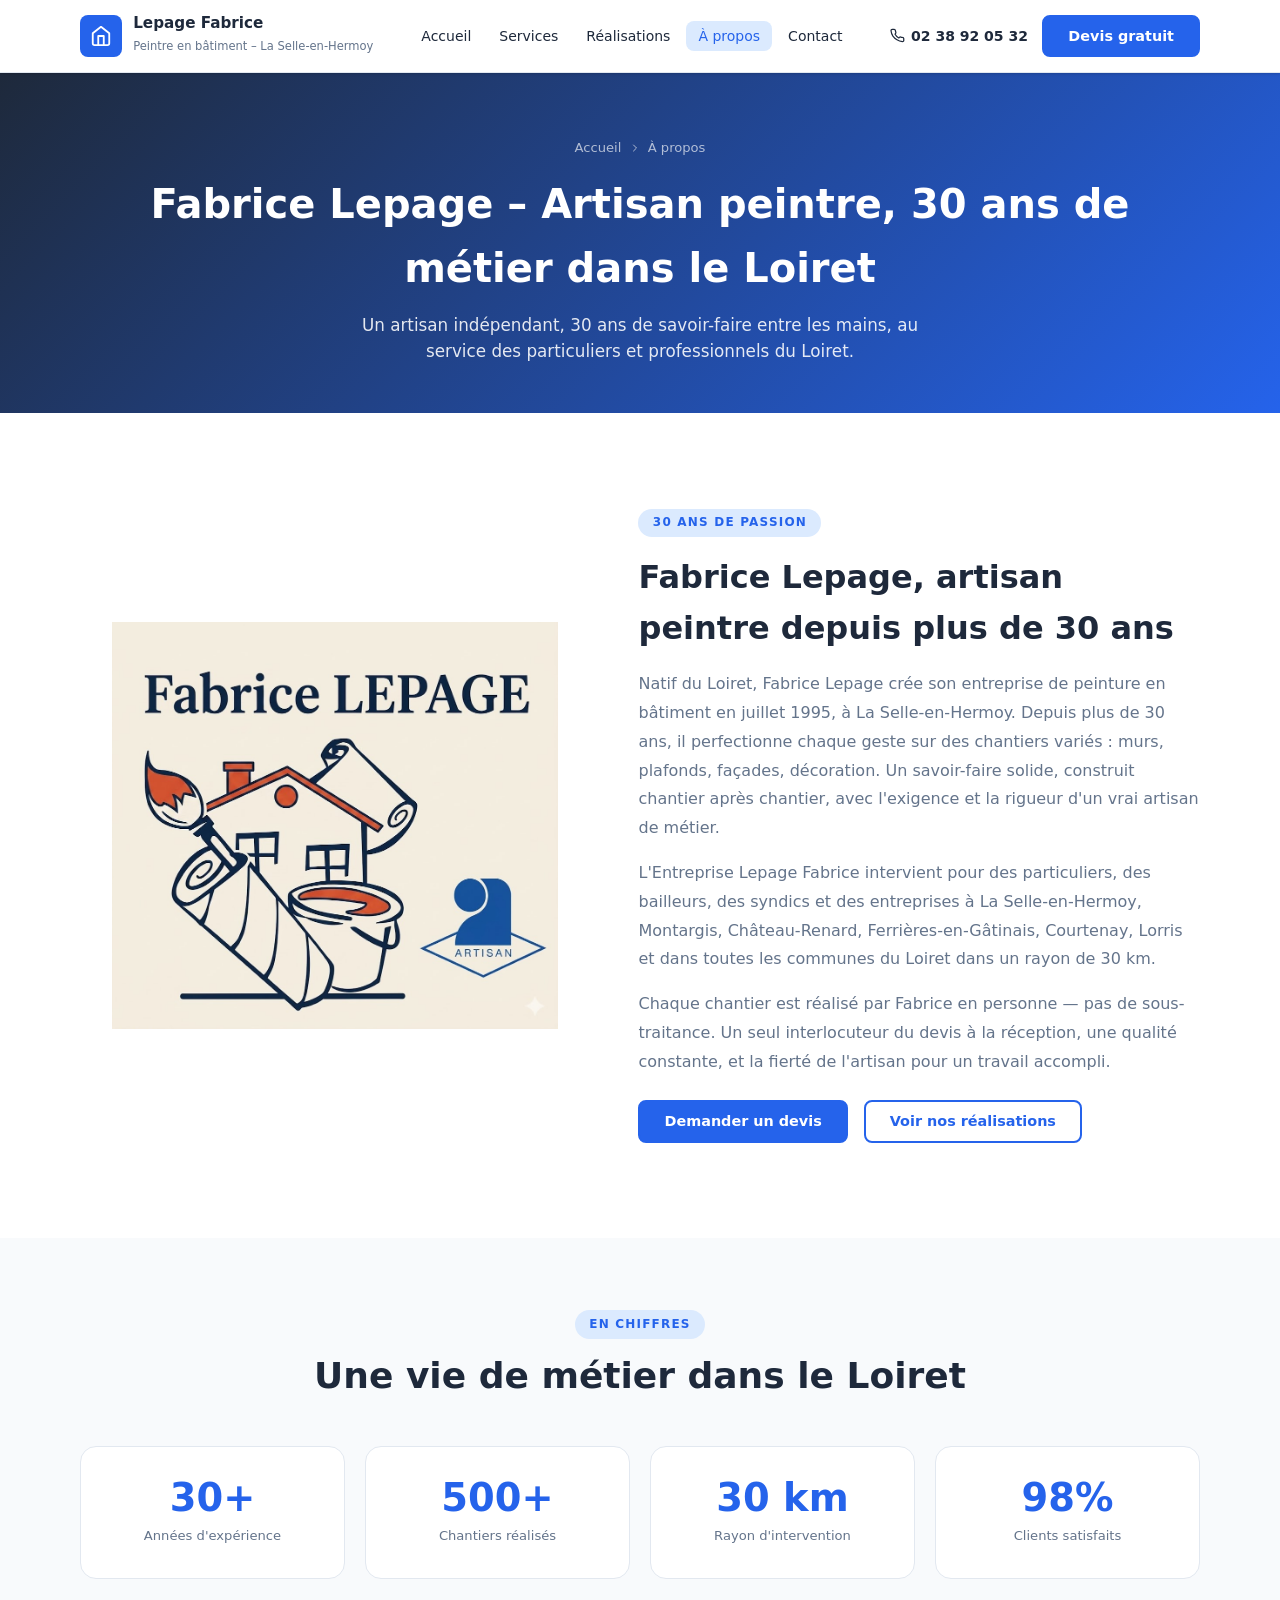
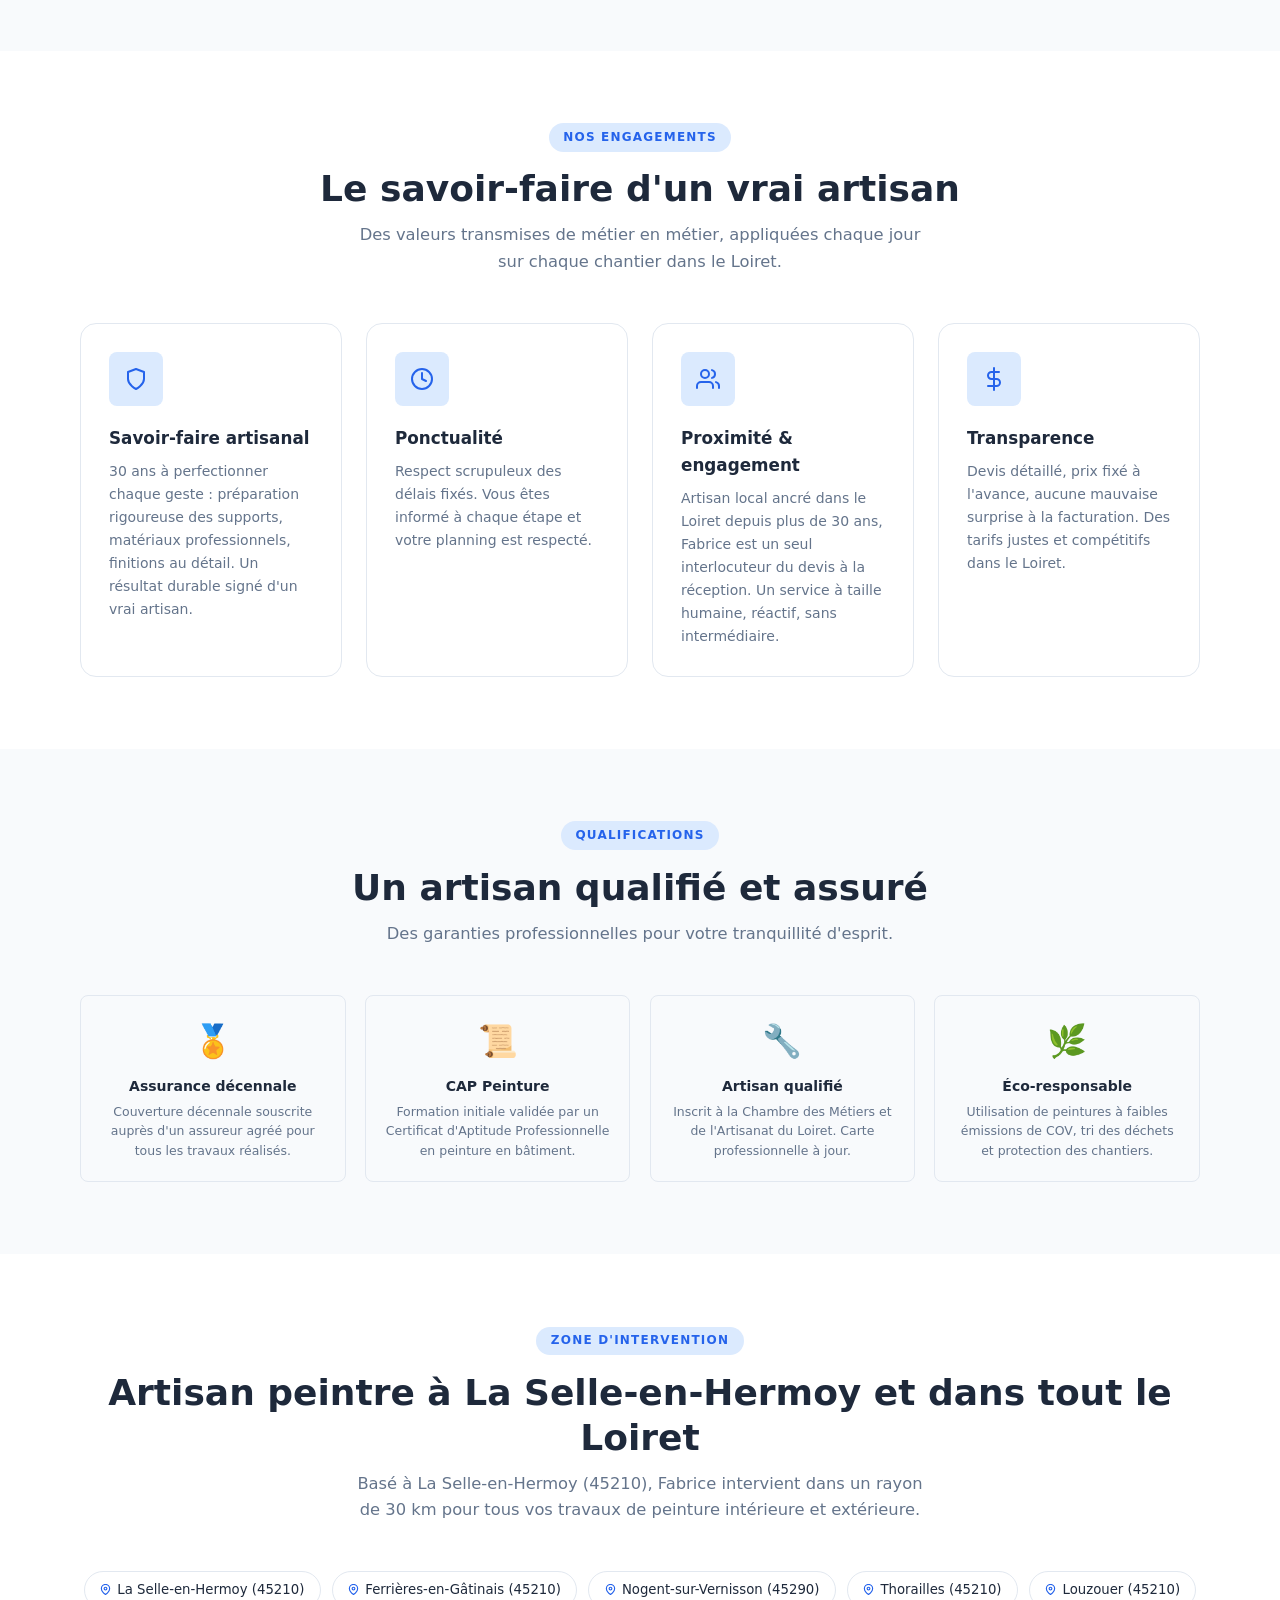
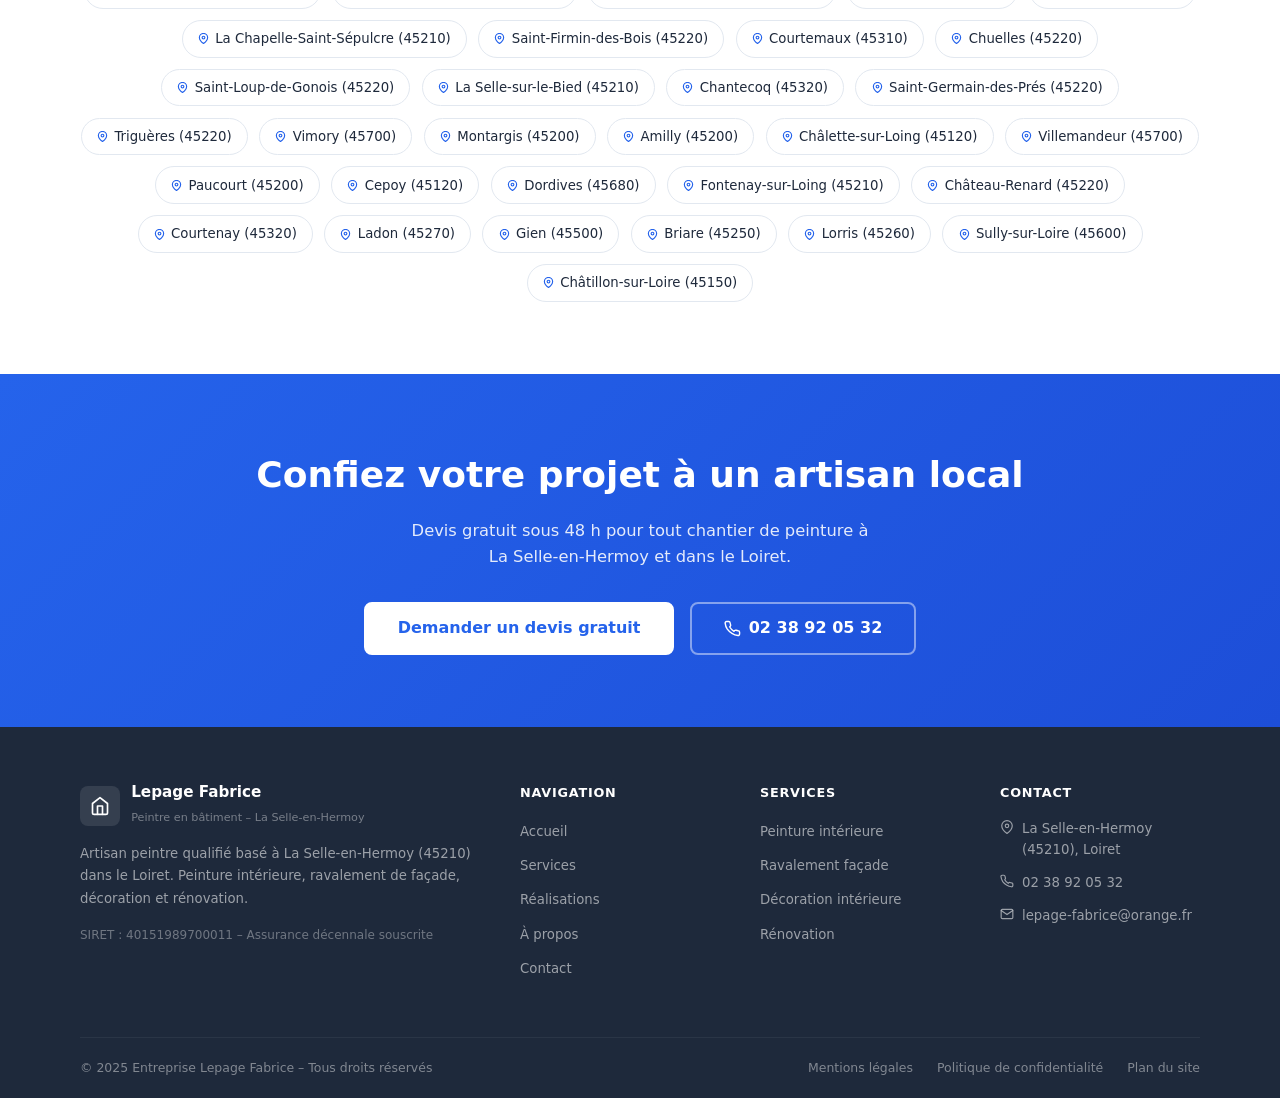
<file: a-propos.html>
<!DOCTYPE html>
<html lang="fr">
<head>
  <meta charset="UTF-8">
  <meta name="viewport" content="width=device-width, initial-scale=1.0">
  <title>À propos – Artisan peintre Fabrice Lepage à La Selle-en-Hermoy (Loiret, 45)</title>
  <meta name="description" content="Découvrez l'Entreprise Lepage Fabrice : artisan peintre à La Selle-en-Hermoy depuis plus de 30 ans, qualifications, assurance décennale, valeurs et zone d'intervention dans le Loiret.">
  <meta name="keywords" content="artisan peintre La Selle-en-Hermoy présentation, Fabrice Lepage peintre Loiret, peintre qualifié 45, assurance décennale peintre La Selle-en-Hermoy, expérience peinture Loiret">
  <meta name="robots" content="index, follow">
  <link rel="canonical" href="https://www.lepage-peinture.fr/a-propos.html">

  <meta property="og:type"        content="website">
  <meta property="og:url"         content="https://www.lepage-peinture.fr/a-propos.html">
  <meta property="og:title"       content="À propos – Artisan peintre Fabrice Lepage, La Selle-en-Hermoy (Loiret)">
  <meta property="og:description" content="Plus de 30 ans d'expérience en peinture en bâtiment à La Selle-en-Hermoy. Qualifié, assuré, local.">
  <meta property="og:image"       content="https://www.lepage-peinture.fr/img/og_apropos.jpg">
  <meta property="og:locale"      content="fr_FR">

  <link rel="stylesheet" href="css/style.css">

  <script type="application/ld+json">
  {
    "@context": "https://schema.org",
    "@type": "LocalBusiness",
    "@id": "https://www.lepage-peinture.fr/#business",
    "name": "Entreprise Lepage Fabrice",
    "description": "Artisan peintre en bâtiment à La Selle-en-Hermoy (Loiret) depuis plus de 30 ans. Qualifié, assuré, intervient sur Montargis, Château-Renard, Ferrières-en-Gâtinais, Courtenay, Lorris.",
    "url": "https://www.lepage-peinture.fr",
    "telephone": "+33238920532",
    "foundingDate": "1995",
    "founder": {
      "@type": "Person",
      "name": "Fabrice Lepage",
      "jobTitle": "Artisan peintre en bâtiment"
    },
    "address": {
      "@type": "PostalAddress",
      "addressLocality": "La Selle-en-Hermoy",
      "postalCode": "45500",
      "addressRegion": "Loiret",
      "addressCountry": "FR"
    },
    "areaServed": ["La Selle-en-Hermoy","Ferrières-en-Gâtinais","Nogent-sur-Vernisson","Thorailles","Louzouer","La Chapelle-Saint-Sépulcre","Saint-Firmin-des-Bois","Courtemaux","Chuelles","Saint-Loup-de-Gonois","La Selle-sur-le-Bied","Chantecoq","Saint-Germain-des-Prés","Triguères","Vimory","Montargis","Amilly","Châlette-sur-Loing","Villemandeur","Paucourt","Cepoy","Dordives","Fontenay-sur-Loing","Château-Renard","Courtenay","Ladon","Gien","Briare","Lorris","Sully-sur-Loire","Châtillon-sur-Loire"]
  }
  </script>
</head>
<body>

<header class="header">
  <nav class="nav container" role="navigation" aria-label="Navigation principale">
    <a href="index.html" class="nav__logo" aria-label="Accueil – Entreprise Lepage Fabrice">
      <div class="nav__logo-icon" aria-hidden="true">
        <svg width="22" height="22" viewBox="0 0 24 24" fill="none" stroke="currentColor" stroke-width="2" stroke-linecap="round" stroke-linejoin="round"><path d="M3 9l9-7 9 7v11a2 2 0 0 1-2 2H5a2 2 0 0 1-2-2z"/><polyline points="9 22 9 12 15 12 15 22"/></svg>
      </div>
      <div class="nav__logo-text">
        <strong>Lepage Fabrice</strong>
        <small>Peintre en bâtiment – La Selle-en-Hermoy</small>
      </div>
    </a>
    <ul class="nav__menu" role="list">
      <li><a href="index.html">Accueil</a></li>
      <li><a href="services.html">Services</a></li>
      <li><a href="realisations.html">Réalisations</a></li>
      <li><a href="a-propos.html">À propos</a></li>
      <li><a href="contact.html">Contact</a></li>
    </ul>
    <div class="nav__actions">
      <a href="tel:+33238920532" class="nav__phone">
        <svg width="15" height="15" viewBox="0 0 24 24" fill="none" stroke="currentColor" stroke-width="2" stroke-linecap="round" stroke-linejoin="round" aria-hidden="true"><path d="M22 16.92v3a2 2 0 0 1-2.18 2 19.79 19.79 0 0 1-8.63-3.07A19.5 19.5 0 0 1 4.69 13a19.79 19.79 0 0 1-3.07-8.67A2 2 0 0 1 3.6 2.18h3a2 2 0 0 1 2 1.72 12.84 12.84 0 0 0 .7 2.81 2 2 0 0 1-.45 2.11L8.09 9.91a16 16 0 0 0 6 6l.96-.96a2 2 0 0 1 2.11-.45 12.84 12.84 0 0 0 2.81.7A2 2 0 0 1 22 16.92z"/></svg>
        02 38 92 05 32
      </a>
      <a href="contact.html" class="btn btn--primary">Devis gratuit</a>
    </div>
    <button class="nav__burger" aria-label="Ouvrir le menu" aria-expanded="false" aria-controls="mobile-nav">
      <span></span><span></span><span></span>
    </button>
  </nav>
</header>

<nav id="mobile-nav" class="nav__mobile" aria-label="Navigation mobile">
  <a href="index.html">Accueil</a>
  <a href="services.html">Services</a>
  <a href="realisations.html">Réalisations</a>
  <a href="a-propos.html">À propos</a>
  <a href="contact.html">Contact</a>
  <a href="tel:+33238920532" class="mob-phone">
    <svg width="18" height="18" viewBox="0 0 24 24" fill="none" stroke="currentColor" stroke-width="2" stroke-linecap="round" stroke-linejoin="round" aria-hidden="true"><path d="M22 16.92v3a2 2 0 0 1-2.18 2 19.79 19.79 0 0 1-8.63-3.07A19.5 19.5 0 0 1 4.69 13a19.79 19.79 0 0 1-3.07-8.67A2 2 0 0 1 3.6 2.18h3a2 2 0 0 1 2 1.72 12.84 12.84 0 0 0 .7 2.81 2 2 0 0 1-.45 2.11L8.09 9.91a16 16 0 0 0 6 6l.96-.96a2 2 0 0 1 2.11-.45 12.84 12.84 0 0 0 2.81.7A2 2 0 0 1 22 16.92z"/></svg>
    02 38 92 05 32
  </a>
  <a href="contact.html" class="btn btn--primary">Devis gratuit</a>
</nav>

<main>
  <!-- Hero -->
  <section class="page-hero">
    <div class="container">
      <nav class="breadcrumb" aria-label="Fil d'Ariane">
        <a href="index.html">Accueil</a>
        <svg width="12" height="12" viewBox="0 0 24 24" fill="none" stroke="currentColor" stroke-width="2" stroke-linecap="round" stroke-linejoin="round" aria-hidden="true"><polyline points="9 18 15 12 9 6"/></svg>
        <span>À propos</span>
      </nav>
      <h1>Fabrice Lepage – Artisan peintre, 30 ans de métier dans le Loiret</h1>
      <p>Un artisan indépendant, 30 ans de savoir-faire entre les mains, au service des particuliers et professionnels du Loiret.</p>
    </div>
  </section>

  <!-- Présentation -->
  <section>
    <div class="container">
      <div class="about-grid">
        <div class="about-photo" data-reveal style="background:#fff;display:flex;align-items:center;justify-content:center;padding:2rem;">
          <img src="img/logo_lepage.jpg" alt="Logo officiel Entreprise Fabrice Lepage – Peinture Revêtements, La Selle-en-Hermoy Loiret" loading="lazy" width="420" height="420" style="max-width:100%;object-fit:contain;">
        </div>
        <div class="about-content" data-reveal>
          <span class="section-tag">30 ans de passion</span>
          <h2>Fabrice Lepage, artisan peintre depuis plus de 30 ans</h2>
          <p>Natif du Loiret, Fabrice Lepage crée son entreprise de peinture en bâtiment en juillet 1995, à La Selle-en-Hermoy. Depuis plus de 30 ans, il perfectionne chaque geste sur des chantiers variés : murs, plafonds, façades, décoration. Un savoir-faire solide, construit chantier après chantier, avec l'exigence et la rigueur d'un vrai artisan de métier.</p>
          <p>L'Entreprise Lepage Fabrice intervient pour des particuliers, des bailleurs, des syndics et des entreprises à La Selle-en-Hermoy, Montargis, Château-Renard, Ferrières-en-Gâtinais, Courtenay, Lorris et dans toutes les communes du Loiret dans un rayon de 30 km.</p>
          <p>Chaque chantier est réalisé par Fabrice en personne — pas de sous-traitance. Un seul interlocuteur du devis à la réception, une qualité constante, et la fierté de l'artisan pour un travail accompli.</p>
          <div style="display:flex;flex-wrap:wrap;gap:1rem;margin-top:1.5rem;">
            <a href="contact.html" class="btn btn--primary">Demander un devis</a>
            <a href="realisations.html" class="btn btn--outline">Voir nos réalisations</a>
          </div>
        </div>
      </div>
    </div>
  </section>

  <!-- Chiffres clés -->
  <section class="bg-gray">
    <div class="container">
      <div class="section-header">
        <span class="section-tag">En chiffres</span>
        <h2>Une vie de métier dans le Loiret</h2>
      </div>
      <div class="stats-grid">
        <div class="stat-card" data-reveal>
          <div class="stat-card__num">30+</div>
          <div class="stat-card__label">Années d'expérience</div>
        </div>
        <div class="stat-card" data-reveal>
          <div class="stat-card__num">500+</div>
          <div class="stat-card__label">Chantiers réalisés</div>
        </div>
        <div class="stat-card" data-reveal>
          <div class="stat-card__num">30 km</div>
          <div class="stat-card__label">Rayon d'intervention</div>
        </div>
        <div class="stat-card" data-reveal>
          <div class="stat-card__num">98%</div>
          <div class="stat-card__label">Clients satisfaits</div>
        </div>
      </div>
    </div>
  </section>

  <!-- Valeurs & engagements -->
  <section>
    <div class="container">
      <div class="section-header">
        <span class="section-tag">Nos engagements</span>
        <h2>Le savoir-faire d'un vrai artisan</h2>
        <p>Des valeurs transmises de métier en métier, appliquées chaque jour sur chaque chantier dans le Loiret.</p>
      </div>
      <div class="cards-grid">
        <div class="card" data-reveal>
          <div class="card__icon" aria-hidden="true">
            <svg width="24" height="24" viewBox="0 0 24 24" fill="none" stroke="currentColor" stroke-width="2" stroke-linecap="round" stroke-linejoin="round"><path d="M12 22s8-4 8-10V5l-8-3-8 3v7c0 6 8 10 8 10z"/></svg>
          </div>
          <h3>Savoir-faire artisanal</h3>
          <p>30 ans à perfectionner chaque geste : préparation rigoureuse des supports, matériaux professionnels, finitions au détail. Un résultat durable signé d'un vrai artisan.</p>
        </div>
        <div class="card" data-reveal>
          <div class="card__icon" aria-hidden="true">
            <svg width="24" height="24" viewBox="0 0 24 24" fill="none" stroke="currentColor" stroke-width="2" stroke-linecap="round" stroke-linejoin="round"><circle cx="12" cy="12" r="10"/><polyline points="12 6 12 12 16 14"/></svg>
          </div>
          <h3>Ponctualité</h3>
          <p>Respect scrupuleux des délais fixés. Vous êtes informé à chaque étape et votre planning est respecté.</p>
        </div>
        <div class="card" data-reveal>
          <div class="card__icon" aria-hidden="true">
            <svg width="24" height="24" viewBox="0 0 24 24" fill="none" stroke="currentColor" stroke-width="2" stroke-linecap="round" stroke-linejoin="round"><path d="M17 21v-2a4 4 0 0 0-4-4H5a4 4 0 0 0-4 4v2"/><circle cx="9" cy="7" r="4"/><path d="M23 21v-2a4 4 0 0 0-3-3.87"/><path d="M16 3.13a4 4 0 0 1 0 7.75"/></svg>
          </div>
          <h3>Proximité & engagement</h3>
          <p>Artisan local ancré dans le Loiret depuis plus de 30 ans, Fabrice est un seul interlocuteur du devis à la réception. Un service à taille humaine, réactif, sans intermédiaire.</p>
        </div>
        <div class="card" data-reveal>
          <div class="card__icon" aria-hidden="true">
            <svg width="24" height="24" viewBox="0 0 24 24" fill="none" stroke="currentColor" stroke-width="2" stroke-linecap="round" stroke-linejoin="round"><line x1="12" y1="1" x2="12" y2="23"/><path d="M17 5H9.5a3.5 3.5 0 0 0 0 7h5a3.5 3.5 0 0 1 0 7H6"/></svg>
          </div>
          <h3>Transparence</h3>
          <p>Devis détaillé, prix fixé à l'avance, aucune mauvaise surprise à la facturation. Des tarifs justes et compétitifs dans le Loiret.</p>
        </div>
      </div>
    </div>
  </section>

  <!-- Qualifications & certifications -->
  <section class="bg-gray">
    <div class="container">
      <div class="section-header">
        <span class="section-tag">Qualifications</span>
        <h2>Un artisan qualifié et assuré</h2>
        <p>Des garanties professionnelles pour votre tranquillité d'esprit.</p>
      </div>
      <div class="certifs-grid">
        <div class="certif-card" data-reveal>
          <div class="certif-card__icon" aria-hidden="true">🏅</div>
          <h4>Assurance décennale</h4>
          <p>Couverture décennale souscrite auprès d'un assureur agréé pour tous les travaux réalisés.</p>
        </div>
        <div class="certif-card" data-reveal>
          <div class="certif-card__icon" aria-hidden="true">📜</div>
          <h4>CAP Peinture</h4>
          <p>Formation initiale validée par un Certificat d'Aptitude Professionnelle en peinture en bâtiment.</p>
        </div>
        <div class="certif-card" data-reveal>
          <div class="certif-card__icon" aria-hidden="true">🔧</div>
          <h4>Artisan qualifié</h4>
          <p>Inscrit à la Chambre des Métiers et de l'Artisanat du Loiret. Carte professionnelle à jour.</p>
        </div>
        <div class="certif-card" data-reveal>
          <div class="certif-card__icon" aria-hidden="true">🌿</div>
          <h4>Éco-responsable</h4>
          <p>Utilisation de peintures à faibles émissions de COV, tri des déchets et protection des chantiers.</p>
        </div>
      </div>
    </div>
  </section>

  <!-- Zone d'intervention -->
  <section>
    <div class="container">
      <div class="section-header">
        <span class="section-tag">Zone d'intervention</span>
        <h2>Artisan peintre à La Selle-en-Hermoy et dans tout le Loiret</h2>
        <p>Basé à La Selle-en-Hermoy (45210), Fabrice intervient dans un rayon de 30 km pour tous vos travaux de peinture intérieure et extérieure.</p>
      </div>
            <div class="zone-cities" style="justify-content:center;">
        <span class="zone-tag"><svg width="11" height="11" viewBox="0 0 24 24" fill="none" stroke="currentColor" stroke-width="2.5" stroke-linecap="round" stroke-linejoin="round" aria-hidden="true"><path d="M21 10c0 7-9 13-9 13s-9-6-9-13a9 9 0 0 1 18 0z"/><circle cx="12" cy="10" r="3"/></svg>La Selle-en-Hermoy (45210)</span>
        <span class="zone-tag"><svg width="11" height="11" viewBox="0 0 24 24" fill="none" stroke="currentColor" stroke-width="2.5" stroke-linecap="round" stroke-linejoin="round" aria-hidden="true"><path d="M21 10c0 7-9 13-9 13s-9-6-9-13a9 9 0 0 1 18 0z"/><circle cx="12" cy="10" r="3"/></svg>Ferrières-en-Gâtinais (45210)</span>
        <span class="zone-tag"><svg width="11" height="11" viewBox="0 0 24 24" fill="none" stroke="currentColor" stroke-width="2.5" stroke-linecap="round" stroke-linejoin="round" aria-hidden="true"><path d="M21 10c0 7-9 13-9 13s-9-6-9-13a9 9 0 0 1 18 0z"/><circle cx="12" cy="10" r="3"/></svg>Nogent-sur-Vernisson (45290)</span>
        <span class="zone-tag"><svg width="11" height="11" viewBox="0 0 24 24" fill="none" stroke="currentColor" stroke-width="2.5" stroke-linecap="round" stroke-linejoin="round" aria-hidden="true"><path d="M21 10c0 7-9 13-9 13s-9-6-9-13a9 9 0 0 1 18 0z"/><circle cx="12" cy="10" r="3"/></svg>Thorailles (45210)</span>
        <span class="zone-tag"><svg width="11" height="11" viewBox="0 0 24 24" fill="none" stroke="currentColor" stroke-width="2.5" stroke-linecap="round" stroke-linejoin="round" aria-hidden="true"><path d="M21 10c0 7-9 13-9 13s-9-6-9-13a9 9 0 0 1 18 0z"/><circle cx="12" cy="10" r="3"/></svg>Louzouer (45210)</span>
        <span class="zone-tag"><svg width="11" height="11" viewBox="0 0 24 24" fill="none" stroke="currentColor" stroke-width="2.5" stroke-linecap="round" stroke-linejoin="round" aria-hidden="true"><path d="M21 10c0 7-9 13-9 13s-9-6-9-13a9 9 0 0 1 18 0z"/><circle cx="12" cy="10" r="3"/></svg>La Chapelle-Saint-Sépulcre (45210)</span>
        <span class="zone-tag"><svg width="11" height="11" viewBox="0 0 24 24" fill="none" stroke="currentColor" stroke-width="2.5" stroke-linecap="round" stroke-linejoin="round" aria-hidden="true"><path d="M21 10c0 7-9 13-9 13s-9-6-9-13a9 9 0 0 1 18 0z"/><circle cx="12" cy="10" r="3"/></svg>Saint-Firmin-des-Bois (45220)</span>
        <span class="zone-tag"><svg width="11" height="11" viewBox="0 0 24 24" fill="none" stroke="currentColor" stroke-width="2.5" stroke-linecap="round" stroke-linejoin="round" aria-hidden="true"><path d="M21 10c0 7-9 13-9 13s-9-6-9-13a9 9 0 0 1 18 0z"/><circle cx="12" cy="10" r="3"/></svg>Courtemaux (45310)</span>
        <span class="zone-tag"><svg width="11" height="11" viewBox="0 0 24 24" fill="none" stroke="currentColor" stroke-width="2.5" stroke-linecap="round" stroke-linejoin="round" aria-hidden="true"><path d="M21 10c0 7-9 13-9 13s-9-6-9-13a9 9 0 0 1 18 0z"/><circle cx="12" cy="10" r="3"/></svg>Chuelles (45220)</span>
        <span class="zone-tag"><svg width="11" height="11" viewBox="0 0 24 24" fill="none" stroke="currentColor" stroke-width="2.5" stroke-linecap="round" stroke-linejoin="round" aria-hidden="true"><path d="M21 10c0 7-9 13-9 13s-9-6-9-13a9 9 0 0 1 18 0z"/><circle cx="12" cy="10" r="3"/></svg>Saint-Loup-de-Gonois (45220)</span>
        <span class="zone-tag"><svg width="11" height="11" viewBox="0 0 24 24" fill="none" stroke="currentColor" stroke-width="2.5" stroke-linecap="round" stroke-linejoin="round" aria-hidden="true"><path d="M21 10c0 7-9 13-9 13s-9-6-9-13a9 9 0 0 1 18 0z"/><circle cx="12" cy="10" r="3"/></svg>La Selle-sur-le-Bied (45210)</span>
        <span class="zone-tag"><svg width="11" height="11" viewBox="0 0 24 24" fill="none" stroke="currentColor" stroke-width="2.5" stroke-linecap="round" stroke-linejoin="round" aria-hidden="true"><path d="M21 10c0 7-9 13-9 13s-9-6-9-13a9 9 0 0 1 18 0z"/><circle cx="12" cy="10" r="3"/></svg>Chantecoq (45320)</span>
        <span class="zone-tag"><svg width="11" height="11" viewBox="0 0 24 24" fill="none" stroke="currentColor" stroke-width="2.5" stroke-linecap="round" stroke-linejoin="round" aria-hidden="true"><path d="M21 10c0 7-9 13-9 13s-9-6-9-13a9 9 0 0 1 18 0z"/><circle cx="12" cy="10" r="3"/></svg>Saint-Germain-des-Prés (45220)</span>
        <span class="zone-tag"><svg width="11" height="11" viewBox="0 0 24 24" fill="none" stroke="currentColor" stroke-width="2.5" stroke-linecap="round" stroke-linejoin="round" aria-hidden="true"><path d="M21 10c0 7-9 13-9 13s-9-6-9-13a9 9 0 0 1 18 0z"/><circle cx="12" cy="10" r="3"/></svg>Triguères (45220)</span>
        <span class="zone-tag"><svg width="11" height="11" viewBox="0 0 24 24" fill="none" stroke="currentColor" stroke-width="2.5" stroke-linecap="round" stroke-linejoin="round" aria-hidden="true"><path d="M21 10c0 7-9 13-9 13s-9-6-9-13a9 9 0 0 1 18 0z"/><circle cx="12" cy="10" r="3"/></svg>Vimory (45700)</span>
        <span class="zone-tag"><svg width="11" height="11" viewBox="0 0 24 24" fill="none" stroke="currentColor" stroke-width="2.5" stroke-linecap="round" stroke-linejoin="round" aria-hidden="true"><path d="M21 10c0 7-9 13-9 13s-9-6-9-13a9 9 0 0 1 18 0z"/><circle cx="12" cy="10" r="3"/></svg>Montargis (45200)</span>
        <span class="zone-tag"><svg width="11" height="11" viewBox="0 0 24 24" fill="none" stroke="currentColor" stroke-width="2.5" stroke-linecap="round" stroke-linejoin="round" aria-hidden="true"><path d="M21 10c0 7-9 13-9 13s-9-6-9-13a9 9 0 0 1 18 0z"/><circle cx="12" cy="10" r="3"/></svg>Amilly (45200)</span>
        <span class="zone-tag"><svg width="11" height="11" viewBox="0 0 24 24" fill="none" stroke="currentColor" stroke-width="2.5" stroke-linecap="round" stroke-linejoin="round" aria-hidden="true"><path d="M21 10c0 7-9 13-9 13s-9-6-9-13a9 9 0 0 1 18 0z"/><circle cx="12" cy="10" r="3"/></svg>Châlette-sur-Loing (45120)</span>
        <span class="zone-tag"><svg width="11" height="11" viewBox="0 0 24 24" fill="none" stroke="currentColor" stroke-width="2.5" stroke-linecap="round" stroke-linejoin="round" aria-hidden="true"><path d="M21 10c0 7-9 13-9 13s-9-6-9-13a9 9 0 0 1 18 0z"/><circle cx="12" cy="10" r="3"/></svg>Villemandeur (45700)</span>
        <span class="zone-tag"><svg width="11" height="11" viewBox="0 0 24 24" fill="none" stroke="currentColor" stroke-width="2.5" stroke-linecap="round" stroke-linejoin="round" aria-hidden="true"><path d="M21 10c0 7-9 13-9 13s-9-6-9-13a9 9 0 0 1 18 0z"/><circle cx="12" cy="10" r="3"/></svg>Paucourt (45200)</span>
        <span class="zone-tag"><svg width="11" height="11" viewBox="0 0 24 24" fill="none" stroke="currentColor" stroke-width="2.5" stroke-linecap="round" stroke-linejoin="round" aria-hidden="true"><path d="M21 10c0 7-9 13-9 13s-9-6-9-13a9 9 0 0 1 18 0z"/><circle cx="12" cy="10" r="3"/></svg>Cepoy (45120)</span>
        <span class="zone-tag"><svg width="11" height="11" viewBox="0 0 24 24" fill="none" stroke="currentColor" stroke-width="2.5" stroke-linecap="round" stroke-linejoin="round" aria-hidden="true"><path d="M21 10c0 7-9 13-9 13s-9-6-9-13a9 9 0 0 1 18 0z"/><circle cx="12" cy="10" r="3"/></svg>Dordives (45680)</span>
        <span class="zone-tag"><svg width="11" height="11" viewBox="0 0 24 24" fill="none" stroke="currentColor" stroke-width="2.5" stroke-linecap="round" stroke-linejoin="round" aria-hidden="true"><path d="M21 10c0 7-9 13-9 13s-9-6-9-13a9 9 0 0 1 18 0z"/><circle cx="12" cy="10" r="3"/></svg>Fontenay-sur-Loing (45210)</span>
        <span class="zone-tag"><svg width="11" height="11" viewBox="0 0 24 24" fill="none" stroke="currentColor" stroke-width="2.5" stroke-linecap="round" stroke-linejoin="round" aria-hidden="true"><path d="M21 10c0 7-9 13-9 13s-9-6-9-13a9 9 0 0 1 18 0z"/><circle cx="12" cy="10" r="3"/></svg>Château-Renard (45220)</span>
        <span class="zone-tag"><svg width="11" height="11" viewBox="0 0 24 24" fill="none" stroke="currentColor" stroke-width="2.5" stroke-linecap="round" stroke-linejoin="round" aria-hidden="true"><path d="M21 10c0 7-9 13-9 13s-9-6-9-13a9 9 0 0 1 18 0z"/><circle cx="12" cy="10" r="3"/></svg>Courtenay (45320)</span>
        <span class="zone-tag"><svg width="11" height="11" viewBox="0 0 24 24" fill="none" stroke="currentColor" stroke-width="2.5" stroke-linecap="round" stroke-linejoin="round" aria-hidden="true"><path d="M21 10c0 7-9 13-9 13s-9-6-9-13a9 9 0 0 1 18 0z"/><circle cx="12" cy="10" r="3"/></svg>Ladon (45270)</span>
        <span class="zone-tag"><svg width="11" height="11" viewBox="0 0 24 24" fill="none" stroke="currentColor" stroke-width="2.5" stroke-linecap="round" stroke-linejoin="round" aria-hidden="true"><path d="M21 10c0 7-9 13-9 13s-9-6-9-13a9 9 0 0 1 18 0z"/><circle cx="12" cy="10" r="3"/></svg>Gien (45500)</span>
        <span class="zone-tag"><svg width="11" height="11" viewBox="0 0 24 24" fill="none" stroke="currentColor" stroke-width="2.5" stroke-linecap="round" stroke-linejoin="round" aria-hidden="true"><path d="M21 10c0 7-9 13-9 13s-9-6-9-13a9 9 0 0 1 18 0z"/><circle cx="12" cy="10" r="3"/></svg>Briare (45250)</span>
        <span class="zone-tag"><svg width="11" height="11" viewBox="0 0 24 24" fill="none" stroke="currentColor" stroke-width="2.5" stroke-linecap="round" stroke-linejoin="round" aria-hidden="true"><path d="M21 10c0 7-9 13-9 13s-9-6-9-13a9 9 0 0 1 18 0z"/><circle cx="12" cy="10" r="3"/></svg>Lorris (45260)</span>
        <span class="zone-tag"><svg width="11" height="11" viewBox="0 0 24 24" fill="none" stroke="currentColor" stroke-width="2.5" stroke-linecap="round" stroke-linejoin="round" aria-hidden="true"><path d="M21 10c0 7-9 13-9 13s-9-6-9-13a9 9 0 0 1 18 0z"/><circle cx="12" cy="10" r="3"/></svg>Sully-sur-Loire (45600)</span>
        <span class="zone-tag"><svg width="11" height="11" viewBox="0 0 24 24" fill="none" stroke="currentColor" stroke-width="2.5" stroke-linecap="round" stroke-linejoin="round" aria-hidden="true"><path d="M21 10c0 7-9 13-9 13s-9-6-9-13a9 9 0 0 1 18 0z"/><circle cx="12" cy="10" r="3"/></svg>Châtillon-sur-Loire (45150)</span>
      </div>
    </div>
  </section>

  <!-- CTA -->
  <section class="cta-band">
    <div class="container">
      <h2>Confiez votre projet à un artisan local</h2>
      <p>Devis gratuit sous 48 h pour tout chantier de peinture à La Selle-en-Hermoy et dans le Loiret.</p>
      <div class="cta-actions">
        <a href="contact.html" class="btn btn--white btn--lg">Demander un devis gratuit</a>
        <a href="tel:+33238920532" class="btn btn--ghost btn--lg">
          <svg width="17" height="17" viewBox="0 0 24 24" fill="none" stroke="currentColor" stroke-width="2" stroke-linecap="round" stroke-linejoin="round" aria-hidden="true"><path d="M22 16.92v3a2 2 0 0 1-2.18 2 19.79 19.79 0 0 1-8.63-3.07A19.5 19.5 0 0 1 4.69 13a19.79 19.79 0 0 1-3.07-8.67A2 2 0 0 1 3.6 2.18h3a2 2 0 0 1 2 1.72 12.84 12.84 0 0 0 .7 2.81 2 2 0 0 1-.45 2.11L8.09 9.91a16 16 0 0 0 6 6l.96-.96a2 2 0 0 1 2.11-.45 12.84 12.84 0 0 0 2.81.7A2 2 0 0 1 22 16.92z"/></svg>
          02 38 92 05 32
        </a>
      </div>
    </div>
  </section>
</main>

<footer class="footer">
  <div class="container">
    <div class="footer__top">
      <div class="footer-brand">
        <div class="footer-logo">
          <div class="footer-logo-icon" aria-hidden="true">
            <svg width="20" height="20" viewBox="0 0 24 24" fill="none" stroke="white" stroke-width="2" stroke-linecap="round" stroke-linejoin="round"><path d="M3 9l9-7 9 7v11a2 2 0 0 1-2 2H5a2 2 0 0 1-2-2z"/><polyline points="9 22 9 12 15 12 15 22"/></svg>
          </div>
          <div>
            <strong>Lepage Fabrice</strong>
            <small>Peintre en bâtiment – La Selle-en-Hermoy</small>
          </div>
        </div>
        <p>Artisan peintre qualifié basé à La Selle-en-Hermoy (45210) dans le Loiret. Peinture intérieure, ravalement de façade, décoration et rénovation.</p>
        <p class="siret">SIRET : 40151989700011 – Assurance décennale souscrite</p>
      </div>
      <div class="footer-col">
        <h4>Navigation</h4>
        <ul>
          <li><a href="index.html">Accueil</a></li>
          <li><a href="services.html">Services</a></li>
          <li><a href="realisations.html">Réalisations</a></li>
          <li><a href="a-propos.html">À propos</a></li>
          <li><a href="contact.html">Contact</a></li>
        </ul>
      </div>
      <div class="footer-col">
        <h4>Services</h4>
        <ul>
          <li><a href="services.html#interieur">Peinture intérieure</a></li>
          <li><a href="services.html#facade">Ravalement façade</a></li>
          <li><a href="services.html#decoration">Décoration intérieure</a></li>
          <li><a href="services.html#renovation">Rénovation</a></li>
        </ul>
      </div>
      <div class="footer-col">
        <h4>Contact</h4>
        <div class="f-contact-item">
          <svg width="14" height="14" viewBox="0 0 24 24" fill="none" stroke="currentColor" stroke-width="2" stroke-linecap="round" stroke-linejoin="round" aria-hidden="true"><path d="M21 10c0 7-9 13-9 13s-9-6-9-13a9 9 0 0 1 18 0z"/><circle cx="12" cy="10" r="3"/></svg>
          La Selle-en-Hermoy (45210), Loiret
        </div>
        <div class="f-contact-item">
          <svg width="14" height="14" viewBox="0 0 24 24" fill="none" stroke="currentColor" stroke-width="2" stroke-linecap="round" stroke-linejoin="round" aria-hidden="true"><path d="M22 16.92v3a2 2 0 0 1-2.18 2 19.79 19.79 0 0 1-8.63-3.07A19.5 19.5 0 0 1 4.69 13a19.79 19.79 0 0 1-3.07-8.67A2 2 0 0 1 3.6 2.18h3a2 2 0 0 1 2 1.72 12.84 12.84 0 0 0 .7 2.81 2 2 0 0 1-.45 2.11L8.09 9.91a16 16 0 0 0 6 6l.96-.96a2 2 0 0 1 2.11-.45 12.84 12.84 0 0 0 2.81.7A2 2 0 0 1 22 16.92z"/></svg>
          <a href="tel:+33238920532">02 38 92 05 32</a>
        </div>
        <div class="f-contact-item">
          <svg width="14" height="14" viewBox="0 0 24 24" fill="none" stroke="currentColor" stroke-width="2" stroke-linecap="round" stroke-linejoin="round" aria-hidden="true"><path d="M4 4h16c1.1 0 2 .9 2 2v12c0 1.1-.9 2-2 2H4c-1.1 0-2-.9-2-2V6c0-1.1.9-2 2-2z"/><polyline points="22,6 12,13 2,6"/></svg>
          <a href="mailto:lepage-fabrice@orange.fr">lepage-fabrice@orange.fr</a>
        </div>
      </div>
    </div>
    <div class="footer__bottom">
      <span>© 2025 Entreprise Lepage Fabrice – Tous droits réservés</span>
      <div class="footer__bottom-links">
        <a href="mentions-legales.html">Mentions légales</a>
        <a href="politique-confidentialite.html">Politique de confidentialité</a>
        <a href="sitemap.xml">Plan du site</a>
      </div>
    </div>
  </div>
</footer>

<script src="js/main.js" defer></script>
</body>
</html>
</file>
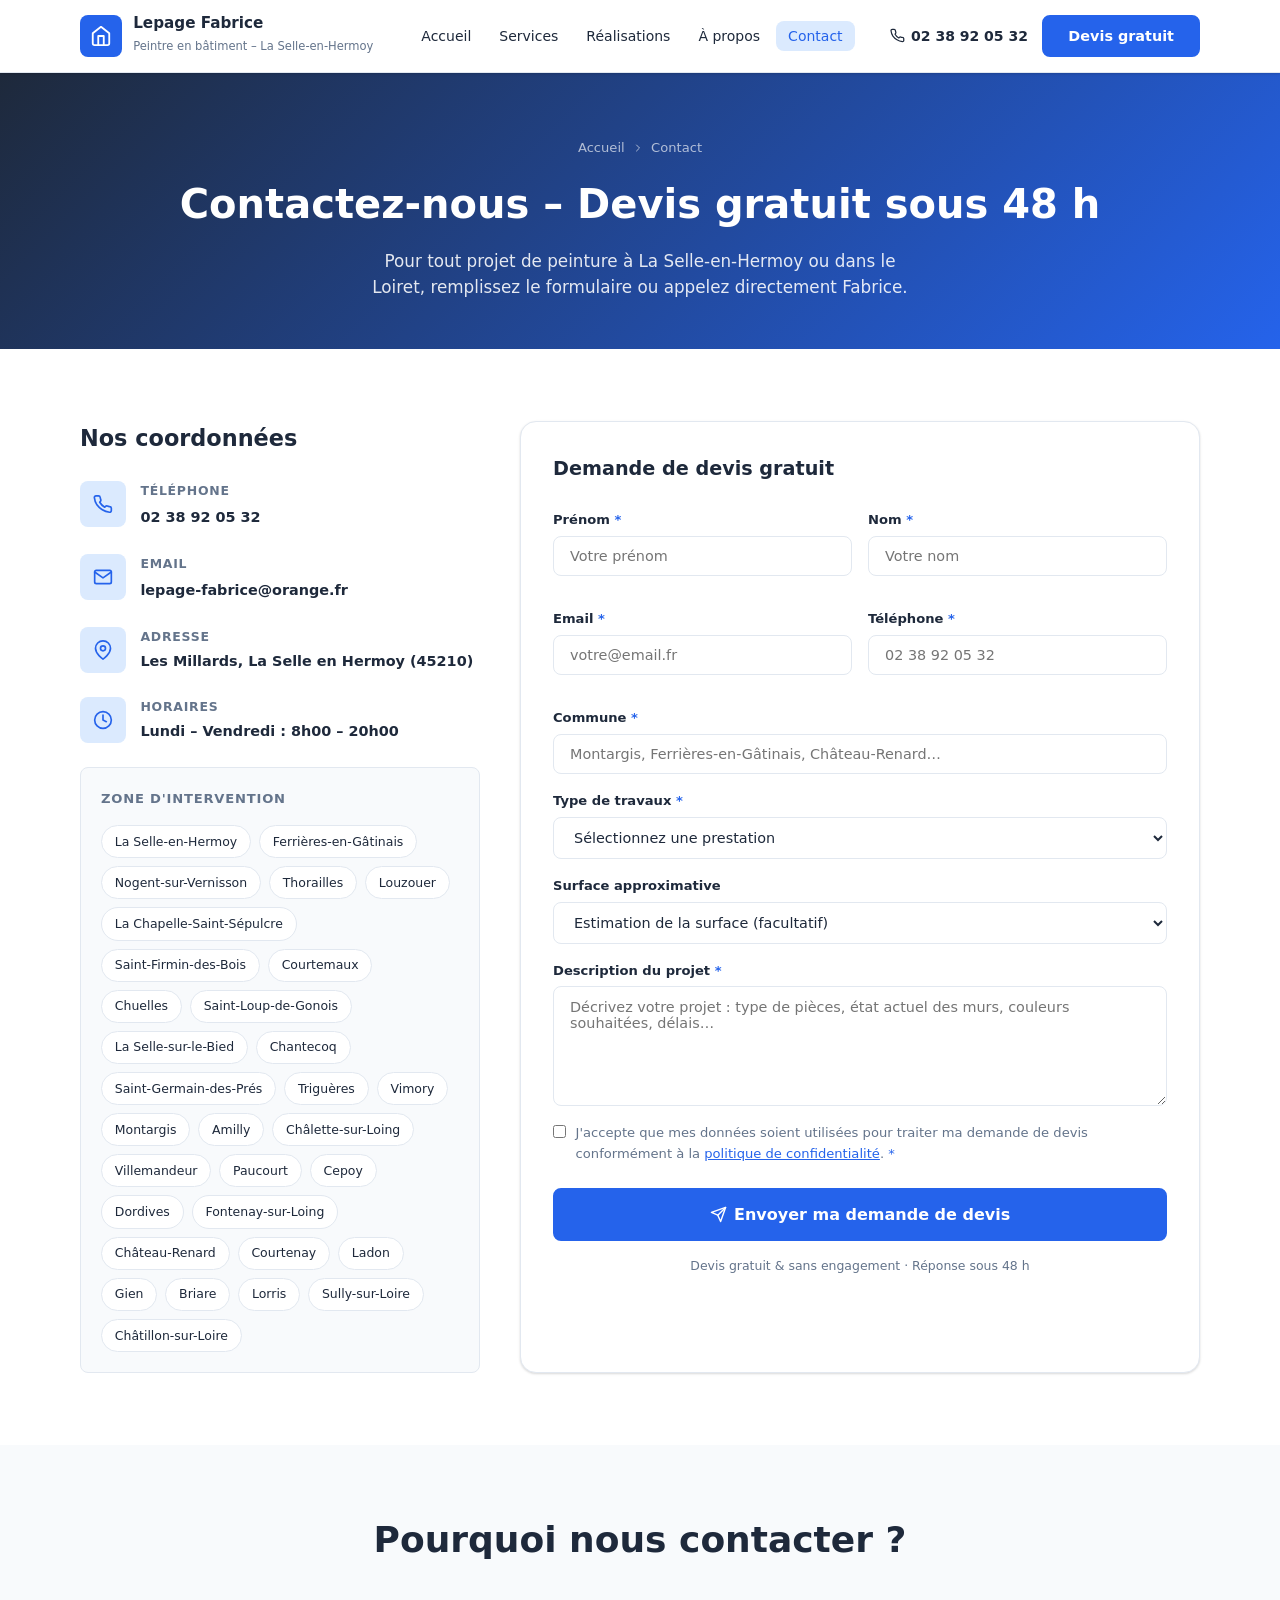
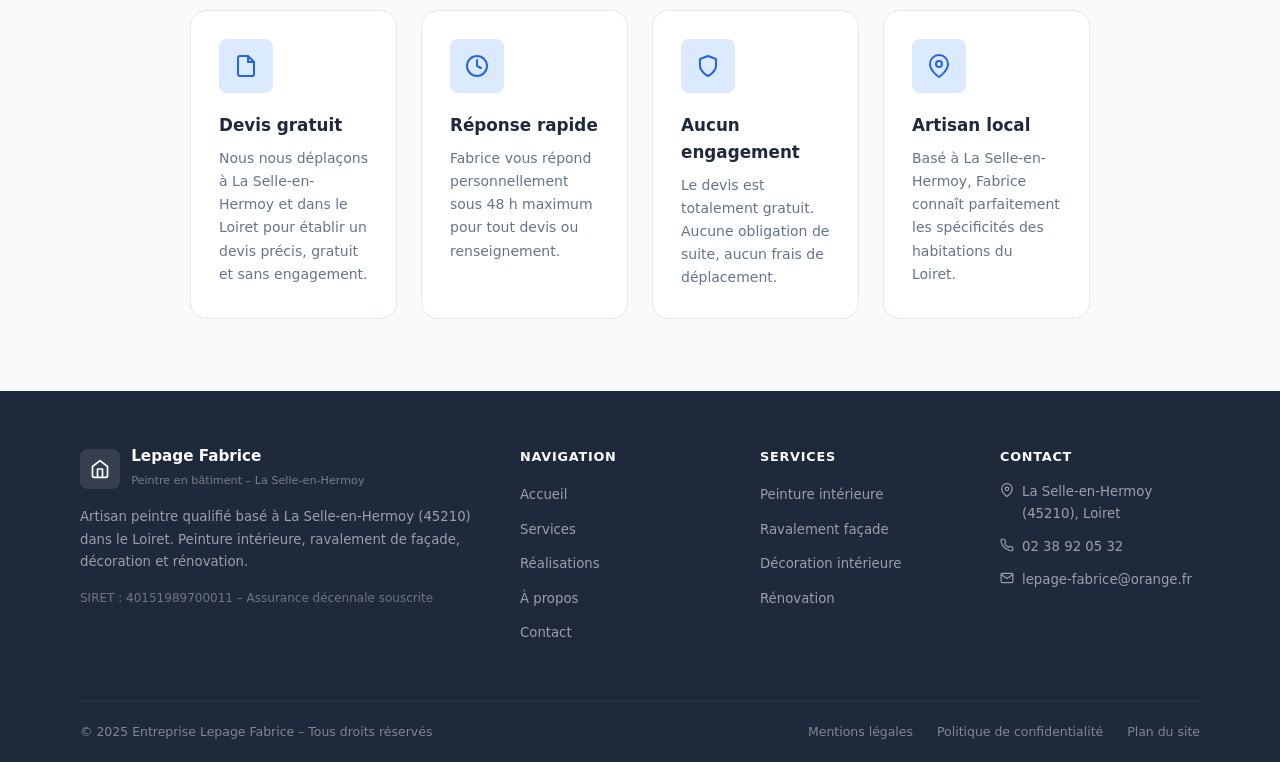
<file: contact.html>
<!DOCTYPE html>
<html lang="fr">
<head>
  <meta charset="UTF-8">
  <meta name="viewport" content="width=device-width, initial-scale=1.0">
  <title>Contact &amp; Devis gratuit – Lepage Fabrice, peintre à La Selle-en-Hermoy (Loiret, 45)</title>
  <meta name="description" content="Contactez l'Entreprise Lepage Fabrice pour un devis gratuit de peinture à La Selle-en-Hermoy (Loiret, 45). Réponse sous 48 h. Formulaire, téléphone, email.">
  <meta name="keywords" content="devis peintre La Selle-en-Hermoy, contact peintre Loiret 45, demande devis peinture Briare, peintre La Selle-en-Hermoy téléphone, devis ravalement façade Loiret">
  <meta name="robots" content="index, follow">
  <link rel="canonical" href="https://www.lepage-peinture.fr/contact.html">

  <meta property="og:type"        content="website">
  <meta property="og:url"         content="https://www.lepage-peinture.fr/contact.html">
  <meta property="og:title"       content="Contact &amp; Devis gratuit – Lepage Fabrice peintre La Selle-en-Hermoy">
  <meta property="og:description" content="Demandez votre devis gratuit en ligne. Artisan peintre à La Selle-en-Hermoy, Loiret. Réponse sous 48 h.">
  <meta property="og:image"       content="https://www.lepage-peinture.fr/img/og_contact.jpg">
  <meta property="og:locale"      content="fr_FR">

  <link rel="stylesheet" href="css/style.css">

  <script type="application/ld+json">
  {
    "@context": "https://schema.org",
    "@type": "LocalBusiness",
    "@id": "https://www.lepage-peinture.fr/#business",
    "name": "Entreprise Lepage Fabrice",
    "url": "https://www.lepage-peinture.fr",
    "telephone": "+33238920532",
    "email": "lepage-fabrice@orange.fr",
    "address": {
      "@type": "PostalAddress",
      "addressLocality": "La Selle-en-Hermoy",
      "postalCode": "45500",
      "addressRegion": "Loiret",
      "addressCountry": "FR"
    },
    "openingHoursSpecification": [{
      "@type": "OpeningHoursSpecification",
      "dayOfWeek": ["Monday","Tuesday","Wednesday","Thursday","Friday"],
      "opens": "08:00",
      "closes": "20:00"
    }],
    "areaServed": ["La Selle-en-Hermoy","Ferrières-en-Gâtinais","Nogent-sur-Vernisson","Thorailles","Louzouer","La Chapelle-Saint-Sépulcre","Saint-Firmin-des-Bois","Courtemaux","Chuelles","Saint-Loup-de-Gonois","La Selle-sur-le-Bied","Chantecoq","Saint-Germain-des-Prés","Triguères","Vimory","Montargis","Amilly","Châlette-sur-Loing","Villemandeur","Paucourt","Cepoy","Dordives","Fontenay-sur-Loing","Château-Renard","Courtenay","Ladon","Gien","Briare","Lorris","Sully-sur-Loire","Châtillon-sur-Loire"]
  }
  </script>
</head>
<body>

<header class="header">
  <nav class="nav container" role="navigation" aria-label="Navigation principale">
    <a href="index.html" class="nav__logo" aria-label="Accueil – Entreprise Lepage Fabrice">
      <div class="nav__logo-icon" aria-hidden="true">
        <svg width="22" height="22" viewBox="0 0 24 24" fill="none" stroke="currentColor" stroke-width="2" stroke-linecap="round" stroke-linejoin="round"><path d="M3 9l9-7 9 7v11a2 2 0 0 1-2 2H5a2 2 0 0 1-2-2z"/><polyline points="9 22 9 12 15 12 15 22"/></svg>
      </div>
      <div class="nav__logo-text">
        <strong>Lepage Fabrice</strong>
        <small>Peintre en bâtiment – La Selle-en-Hermoy</small>
      </div>
    </a>
    <ul class="nav__menu" role="list">
      <li><a href="index.html">Accueil</a></li>
      <li><a href="services.html">Services</a></li>
      <li><a href="realisations.html">Réalisations</a></li>
      <li><a href="a-propos.html">À propos</a></li>
      <li><a href="contact.html">Contact</a></li>
    </ul>
    <div class="nav__actions">
      <a href="tel:+33238920532" class="nav__phone">
        <svg width="15" height="15" viewBox="0 0 24 24" fill="none" stroke="currentColor" stroke-width="2" stroke-linecap="round" stroke-linejoin="round" aria-hidden="true"><path d="M22 16.92v3a2 2 0 0 1-2.18 2 19.79 19.79 0 0 1-8.63-3.07A19.5 19.5 0 0 1 4.69 13a19.79 19.79 0 0 1-3.07-8.67A2 2 0 0 1 3.6 2.18h3a2 2 0 0 1 2 1.72 12.84 12.84 0 0 0 .7 2.81 2 2 0 0 1-.45 2.11L8.09 9.91a16 16 0 0 0 6 6l.96-.96a2 2 0 0 1 2.11-.45 12.84 12.84 0 0 0 2.81.7A2 2 0 0 1 22 16.92z"/></svg>
        02 38 92 05 32
      </a>
      <a href="contact.html" class="btn btn--primary">Devis gratuit</a>
    </div>
    <button class="nav__burger" aria-label="Ouvrir le menu" aria-expanded="false" aria-controls="mobile-nav">
      <span></span><span></span><span></span>
    </button>
  </nav>
</header>

<nav id="mobile-nav" class="nav__mobile" aria-label="Navigation mobile">
  <a href="index.html">Accueil</a>
  <a href="services.html">Services</a>
  <a href="realisations.html">Réalisations</a>
  <a href="a-propos.html">À propos</a>
  <a href="contact.html">Contact</a>
  <a href="tel:+33238920532" class="mob-phone">
    <svg width="18" height="18" viewBox="0 0 24 24" fill="none" stroke="currentColor" stroke-width="2" stroke-linecap="round" stroke-linejoin="round" aria-hidden="true"><path d="M22 16.92v3a2 2 0 0 1-2.18 2 19.79 19.79 0 0 1-8.63-3.07A19.5 19.5 0 0 1 4.69 13a19.79 19.79 0 0 1-3.07-8.67A2 2 0 0 1 3.6 2.18h3a2 2 0 0 1 2 1.72 12.84 12.84 0 0 0 .7 2.81 2 2 0 0 1-.45 2.11L8.09 9.91a16 16 0 0 0 6 6l.96-.96a2 2 0 0 1 2.11-.45 12.84 12.84 0 0 0 2.81.7A2 2 0 0 1 22 16.92z"/></svg>
    02 38 92 05 32
  </a>
  <a href="contact.html" class="btn btn--primary">Devis gratuit</a>
</nav>

<main>
  <!-- Hero -->
  <section class="page-hero">
    <div class="container">
      <nav class="breadcrumb" aria-label="Fil d'Ariane">
        <a href="index.html">Accueil</a>
        <svg width="12" height="12" viewBox="0 0 24 24" fill="none" stroke="currentColor" stroke-width="2" stroke-linecap="round" stroke-linejoin="round" aria-hidden="true"><polyline points="9 18 15 12 9 6"/></svg>
        <span>Contact</span>
      </nav>
      <h1>Contactez-nous – Devis gratuit sous 48 h</h1>
      <p>Pour tout projet de peinture à La Selle-en-Hermoy ou dans le Loiret, remplissez le formulaire ou appelez directement Fabrice.</p>
    </div>
  </section>

  <!-- Section contact -->
  <section>
    <div class="container">
      <div class="contact-grid">

        <!-- Coordonnées -->
        <div>
          <h2 class="contact-info" style="font-size:1.4rem;font-weight:900;margin-bottom:1.5rem;">Nos coordonnées</h2>

          <div class="contact-item">
            <div class="contact-item__icon" aria-hidden="true">
              <svg width="20" height="20" viewBox="0 0 24 24" fill="none" stroke="currentColor" stroke-width="2" stroke-linecap="round" stroke-linejoin="round"><path d="M22 16.92v3a2 2 0 0 1-2.18 2 19.79 19.79 0 0 1-8.63-3.07A19.5 19.5 0 0 1 4.69 13a19.79 19.79 0 0 1-3.07-8.67A2 2 0 0 1 3.6 2.18h3a2 2 0 0 1 2 1.72 12.84 12.84 0 0 0 .7 2.81 2 2 0 0 1-.45 2.11L8.09 9.91a16 16 0 0 0 6 6l.96-.96a2 2 0 0 1 2.11-.45 12.84 12.84 0 0 0 2.81.7A2 2 0 0 1 22 16.92z"/></svg>
            </div>
            <div>
              <h4>Téléphone</h4>
              <a href="tel:+33238920532">02 38 92 05 32</a>
            </div>
          </div>

          <div class="contact-item">
            <div class="contact-item__icon" aria-hidden="true">
              <svg width="20" height="20" viewBox="0 0 24 24" fill="none" stroke="currentColor" stroke-width="2" stroke-linecap="round" stroke-linejoin="round"><path d="M4 4h16c1.1 0 2 .9 2 2v12c0 1.1-.9 2-2 2H4c-1.1 0-2-.9-2-2V6c0-1.1.9-2 2-2z"/><polyline points="22,6 12,13 2,6"/></svg>
            </div>
            <div>
              <h4>Email</h4>
              <a href="mailto:lepage-fabrice@orange.fr">lepage-fabrice@orange.fr</a>
            </div>
          </div>

          <div class="contact-item">
            <div class="contact-item__icon" aria-hidden="true">
              <svg width="20" height="20" viewBox="0 0 24 24" fill="none" stroke="currentColor" stroke-width="2" stroke-linecap="round" stroke-linejoin="round"><path d="M21 10c0 7-9 13-9 13s-9-6-9-13a9 9 0 0 1 18 0z"/><circle cx="12" cy="10" r="3"/></svg>
            </div>
            <div>
              <h4>Adresse</h4>
              <p>Les Millards, La Selle en Hermoy (45210)</p>
            </div>
          </div>

          <div class="contact-item">
            <div class="contact-item__icon" aria-hidden="true">
              <svg width="20" height="20" viewBox="0 0 24 24" fill="none" stroke="currentColor" stroke-width="2" stroke-linecap="round" stroke-linejoin="round"><circle cx="12" cy="12" r="10"/><polyline points="12 6 12 12 16 14"/></svg>
            </div>
            <div>
              <h4>Horaires</h4>
              <p>Lundi – Vendredi : 8h00 – 20h00</p>
            </div>
          </div>

          <!-- Zone d'intervention -->
          <div style="margin-top:1.5rem;padding:1.25rem;background:var(--bg);border-radius:var(--r);border:1px solid var(--border);">
            <p style="font-size:.82rem;font-weight:700;text-transform:uppercase;letter-spacing:.06em;color:var(--text-muted);margin-bottom:.75rem;">Zone d'intervention</p>
                        <div class="zone-cities" style="gap:.5rem;">
              <span class="zone-tag" style="font-size:.78rem;padding:.35rem .8rem;">La Selle-en-Hermoy</span>
              <span class="zone-tag" style="font-size:.78rem;padding:.35rem .8rem;">Ferrières-en-Gâtinais</span>
              <span class="zone-tag" style="font-size:.78rem;padding:.35rem .8rem;">Nogent-sur-Vernisson</span>
              <span class="zone-tag" style="font-size:.78rem;padding:.35rem .8rem;">Thorailles</span>
              <span class="zone-tag" style="font-size:.78rem;padding:.35rem .8rem;">Louzouer</span>
              <span class="zone-tag" style="font-size:.78rem;padding:.35rem .8rem;">La Chapelle-Saint-Sépulcre</span>
              <span class="zone-tag" style="font-size:.78rem;padding:.35rem .8rem;">Saint-Firmin-des-Bois</span>
              <span class="zone-tag" style="font-size:.78rem;padding:.35rem .8rem;">Courtemaux</span>
              <span class="zone-tag" style="font-size:.78rem;padding:.35rem .8rem;">Chuelles</span>
              <span class="zone-tag" style="font-size:.78rem;padding:.35rem .8rem;">Saint-Loup-de-Gonois</span>
              <span class="zone-tag" style="font-size:.78rem;padding:.35rem .8rem;">La Selle-sur-le-Bied</span>
              <span class="zone-tag" style="font-size:.78rem;padding:.35rem .8rem;">Chantecoq</span>
              <span class="zone-tag" style="font-size:.78rem;padding:.35rem .8rem;">Saint-Germain-des-Prés</span>
              <span class="zone-tag" style="font-size:.78rem;padding:.35rem .8rem;">Triguères</span>
              <span class="zone-tag" style="font-size:.78rem;padding:.35rem .8rem;">Vimory</span>
              <span class="zone-tag" style="font-size:.78rem;padding:.35rem .8rem;">Montargis</span>
              <span class="zone-tag" style="font-size:.78rem;padding:.35rem .8rem;">Amilly</span>
              <span class="zone-tag" style="font-size:.78rem;padding:.35rem .8rem;">Châlette-sur-Loing</span>
              <span class="zone-tag" style="font-size:.78rem;padding:.35rem .8rem;">Villemandeur</span>
              <span class="zone-tag" style="font-size:.78rem;padding:.35rem .8rem;">Paucourt</span>
              <span class="zone-tag" style="font-size:.78rem;padding:.35rem .8rem;">Cepoy</span>
              <span class="zone-tag" style="font-size:.78rem;padding:.35rem .8rem;">Dordives</span>
              <span class="zone-tag" style="font-size:.78rem;padding:.35rem .8rem;">Fontenay-sur-Loing</span>
              <span class="zone-tag" style="font-size:.78rem;padding:.35rem .8rem;">Château-Renard</span>
              <span class="zone-tag" style="font-size:.78rem;padding:.35rem .8rem;">Courtenay</span>
              <span class="zone-tag" style="font-size:.78rem;padding:.35rem .8rem;">Ladon</span>
              <span class="zone-tag" style="font-size:.78rem;padding:.35rem .8rem;">Gien</span>
              <span class="zone-tag" style="font-size:.78rem;padding:.35rem .8rem;">Briare</span>
              <span class="zone-tag" style="font-size:.78rem;padding:.35rem .8rem;">Lorris</span>
              <span class="zone-tag" style="font-size:.78rem;padding:.35rem .8rem;">Sully-sur-Loire</span>
              <span class="zone-tag" style="font-size:.78rem;padding:.35rem .8rem;">Châtillon-sur-Loire</span>
            </div>
          </div>
        </div>

        <!-- Formulaire -->
        <div class="form-card">
          <h3>Demande de devis gratuit</h3>

          <!-- Message succès (affiché après soumission via ?envoye=1) -->
          <div id="form-success" class="form-success" role="alert">
            ✅ Votre demande a bien été envoyée ! Nous vous répondrons sous 48 h.
          </div>

          <!--
            FORMSPREE : remplacez YOUR_FORM_ID par l'ID obtenu sur formspree.io
            Alternativement, pour Netlify Forms, remplacez action par "#" et
            ajoutez l'attribut data-netlify="true" sur le <form>.
          -->
          <form
            action="https://formspree.io/f/YOUR_FORM_ID"
            method="POST"
            novalidate
          >
            <!-- Honeypot anti-spam (Formspree) -->
            <input type="text" name="_gotcha" style="display:none" tabindex="-1" autocomplete="off">
            <!-- Redirection après envoi -->
            <input type="hidden" name="_next" value="https://www.lepage-peinture.fr/contact.html?envoye=1">
            <input type="hidden" name="_subject" value="Nouvelle demande de devis – Lepage Peinture La Selle-en-Hermoy">

            <div class="form-row">
              <div class="fg">
                <label for="prenom">Prénom <span aria-hidden="true">*</span></label>
                <input type="text" id="prenom" name="prenom" placeholder="Votre prénom" required autocomplete="given-name">
              </div>
              <div class="fg">
                <label for="nom">Nom <span aria-hidden="true">*</span></label>
                <input type="text" id="nom" name="nom" placeholder="Votre nom" required autocomplete="family-name">
              </div>
            </div>

            <div class="form-row">
              <div class="fg">
                <label for="email">Email <span aria-hidden="true">*</span></label>
                <input type="email" id="email" name="email" placeholder="votre@email.fr" required autocomplete="email">
              </div>
              <div class="fg">
                <label for="telephone">Téléphone <span aria-hidden="true">*</span></label>
                <input type="tel" id="telephone" name="telephone" placeholder="02 38 92 05 32" required autocomplete="tel">
              </div>
            </div>

            <div class="fg">
              <label for="commune">Commune <span aria-hidden="true">*</span></label>
              <input type="text" id="commune" name="commune" placeholder="Montargis, Ferrières-en-Gâtinais, Château-Renard…" required>
            </div>

            <div class="fg">
              <label for="type_travaux">Type de travaux <span aria-hidden="true">*</span></label>
              <select id="type_travaux" name="type_travaux" required>
                <option value="" disabled selected>Sélectionnez une prestation</option>
                <option value="peinture-interieure">Peinture intérieure</option>
                <option value="ravalement-facade">Ravalement de façade</option>
                <option value="decoration">Décoration intérieure</option>
                <option value="renovation">Rénovation</option>
                <option value="autre">Autre / Plusieurs prestations</option>
              </select>
            </div>

            <div class="fg">
              <label for="surface">Surface approximative</label>
              <select id="surface" name="surface">
                <option value="" disabled selected>Estimation de la surface (facultatif)</option>
                <option value="moins-50">Moins de 50 m²</option>
                <option value="50-100">50 à 100 m²</option>
                <option value="100-200">100 à 200 m²</option>
                <option value="plus-200">Plus de 200 m²</option>
                <option value="ne-sais-pas">Je ne sais pas encore</option>
              </select>
            </div>

            <div class="fg">
              <label for="message">Description du projet <span aria-hidden="true">*</span></label>
              <textarea id="message" name="message" rows="5" placeholder="Décrivez votre projet : type de pièces, état actuel des murs, couleurs souhaitées, délais…" required></textarea>
            </div>

            <div class="fg" style="flex-direction:row;align-items:flex-start;gap:.6rem;margin-bottom:1.5rem;">
              <input type="checkbox" id="rgpd" name="rgpd" required style="width:auto;margin-top:3px;">
              <label for="rgpd" style="font-size:.82rem;font-weight:400;color:var(--text-muted);cursor:pointer;">
                J'accepte que mes données soient utilisées pour traiter ma demande de devis conformément à la <a href="politique-confidentialite.html" style="color:var(--blue);text-decoration:underline;">politique de confidentialité</a>. <span aria-hidden="true">*</span>
              </label>
            </div>

            <button type="submit" class="btn btn--primary btn--lg" style="width:100%;justify-content:center;">
              <svg width="17" height="17" viewBox="0 0 24 24" fill="none" stroke="currentColor" stroke-width="2" stroke-linecap="round" stroke-linejoin="round" aria-hidden="true"><line x1="22" y1="2" x2="11" y2="13"/><polygon points="22 2 15 22 11 13 2 9 22 2"/></svg>
              Envoyer ma demande de devis
            </button>

            <p style="font-size:.78rem;color:var(--text-muted);text-align:center;margin-top:.9rem;">
              Devis gratuit &amp; sans engagement · Réponse sous 48 h
            </p>
          </form>
        </div>

      </div>
    </div>
  </section>

  <!-- Réassurance -->
  <section class="bg-gray">
    <div class="container">
      <div class="section-header">
        <h2>Pourquoi nous contacter ?</h2>
      </div>
      <div class="cards-grid" style="max-width:900px;margin:0 auto;">
        <div class="card" data-reveal>
          <div class="card__icon" aria-hidden="true">
            <svg width="24" height="24" viewBox="0 0 24 24" fill="none" stroke="currentColor" stroke-width="2" stroke-linecap="round" stroke-linejoin="round"><path d="M14 2H6a2 2 0 0 0-2 2v16a2 2 0 0 0 2 2h12a2 2 0 0 0 2-2V8z"/><polyline points="14 2 14 8 20 8"/></svg>
          </div>
          <h3>Devis gratuit</h3>
          <p>Nous nous déplaçons à La Selle-en-Hermoy et dans le Loiret pour établir un devis précis, gratuit et sans engagement.</p>
        </div>
        <div class="card" data-reveal>
          <div class="card__icon" aria-hidden="true">
            <svg width="24" height="24" viewBox="0 0 24 24" fill="none" stroke="currentColor" stroke-width="2" stroke-linecap="round" stroke-linejoin="round"><circle cx="12" cy="12" r="10"/><polyline points="12 6 12 12 16 14"/></svg>
          </div>
          <h3>Réponse rapide</h3>
          <p>Fabrice vous répond personnellement sous 48 h maximum pour tout devis ou renseignement.</p>
        </div>
        <div class="card" data-reveal>
          <div class="card__icon" aria-hidden="true">
            <svg width="24" height="24" viewBox="0 0 24 24" fill="none" stroke="currentColor" stroke-width="2" stroke-linecap="round" stroke-linejoin="round"><path d="M12 22s8-4 8-10V5l-8-3-8 3v7c0 6 8 10 8 10z"/></svg>
          </div>
          <h3>Aucun engagement</h3>
          <p>Le devis est totalement gratuit. Aucune obligation de suite, aucun frais de déplacement.</p>
        </div>
        <div class="card" data-reveal>
          <div class="card__icon" aria-hidden="true">
            <svg width="24" height="24" viewBox="0 0 24 24" fill="none" stroke="currentColor" stroke-width="2" stroke-linecap="round" stroke-linejoin="round"><path d="M21 10c0 7-9 13-9 13s-9-6-9-13a9 9 0 0 1 18 0z"/><circle cx="12" cy="10" r="3"/></svg>
          </div>
          <h3>Artisan local</h3>
          <p>Basé à La Selle-en-Hermoy, Fabrice connaît parfaitement les spécificités des habitations du Loiret.</p>
        </div>
      </div>
    </div>
  </section>
</main>

<footer class="footer">
  <div class="container">
    <div class="footer__top">
      <div class="footer-brand">
        <div class="footer-logo">
          <div class="footer-logo-icon" aria-hidden="true">
            <svg width="20" height="20" viewBox="0 0 24 24" fill="none" stroke="white" stroke-width="2" stroke-linecap="round" stroke-linejoin="round"><path d="M3 9l9-7 9 7v11a2 2 0 0 1-2 2H5a2 2 0 0 1-2-2z"/><polyline points="9 22 9 12 15 12 15 22"/></svg>
          </div>
          <div>
            <strong>Lepage Fabrice</strong>
            <small>Peintre en bâtiment – La Selle-en-Hermoy</small>
          </div>
        </div>
        <p>Artisan peintre qualifié basé à La Selle-en-Hermoy (45210) dans le Loiret. Peinture intérieure, ravalement de façade, décoration et rénovation.</p>
        <p class="siret">SIRET : 40151989700011 – Assurance décennale souscrite</p>
      </div>
      <div class="footer-col">
        <h4>Navigation</h4>
        <ul>
          <li><a href="index.html">Accueil</a></li>
          <li><a href="services.html">Services</a></li>
          <li><a href="realisations.html">Réalisations</a></li>
          <li><a href="a-propos.html">À propos</a></li>
          <li><a href="contact.html">Contact</a></li>
        </ul>
      </div>
      <div class="footer-col">
        <h4>Services</h4>
        <ul>
          <li><a href="services.html#interieur">Peinture intérieure</a></li>
          <li><a href="services.html#facade">Ravalement façade</a></li>
          <li><a href="services.html#decoration">Décoration intérieure</a></li>
          <li><a href="services.html#renovation">Rénovation</a></li>
        </ul>
      </div>
      <div class="footer-col">
        <h4>Contact</h4>
        <div class="f-contact-item">
          <svg width="14" height="14" viewBox="0 0 24 24" fill="none" stroke="currentColor" stroke-width="2" stroke-linecap="round" stroke-linejoin="round" aria-hidden="true"><path d="M21 10c0 7-9 13-9 13s-9-6-9-13a9 9 0 0 1 18 0z"/><circle cx="12" cy="10" r="3"/></svg>
          La Selle-en-Hermoy (45210), Loiret
        </div>
        <div class="f-contact-item">
          <svg width="14" height="14" viewBox="0 0 24 24" fill="none" stroke="currentColor" stroke-width="2" stroke-linecap="round" stroke-linejoin="round" aria-hidden="true"><path d="M22 16.92v3a2 2 0 0 1-2.18 2 19.79 19.79 0 0 1-8.63-3.07A19.5 19.5 0 0 1 4.69 13a19.79 19.79 0 0 1-3.07-8.67A2 2 0 0 1 3.6 2.18h3a2 2 0 0 1 2 1.72 12.84 12.84 0 0 0 .7 2.81 2 2 0 0 1-.45 2.11L8.09 9.91a16 16 0 0 0 6 6l.96-.96a2 2 0 0 1 2.11-.45 12.84 12.84 0 0 0 2.81.7A2 2 0 0 1 22 16.92z"/></svg>
          <a href="tel:+33238920532">02 38 92 05 32</a>
        </div>
        <div class="f-contact-item">
          <svg width="14" height="14" viewBox="0 0 24 24" fill="none" stroke="currentColor" stroke-width="2" stroke-linecap="round" stroke-linejoin="round" aria-hidden="true"><path d="M4 4h16c1.1 0 2 .9 2 2v12c0 1.1-.9 2-2 2H4c-1.1 0-2-.9-2-2V6c0-1.1.9-2 2-2z"/><polyline points="22,6 12,13 2,6"/></svg>
          <a href="mailto:lepage-fabrice@orange.fr">lepage-fabrice@orange.fr</a>
        </div>
      </div>
    </div>
    <div class="footer__bottom">
      <span>© 2025 Entreprise Lepage Fabrice – Tous droits réservés</span>
      <div class="footer__bottom-links">
        <a href="mentions-legales.html">Mentions légales</a>
        <a href="politique-confidentialite.html">Politique de confidentialité</a>
        <a href="sitemap.xml">Plan du site</a>
      </div>
    </div>
  </div>
</footer>

<script src="js/main.js" defer></script>
</body>
</html>
</file>
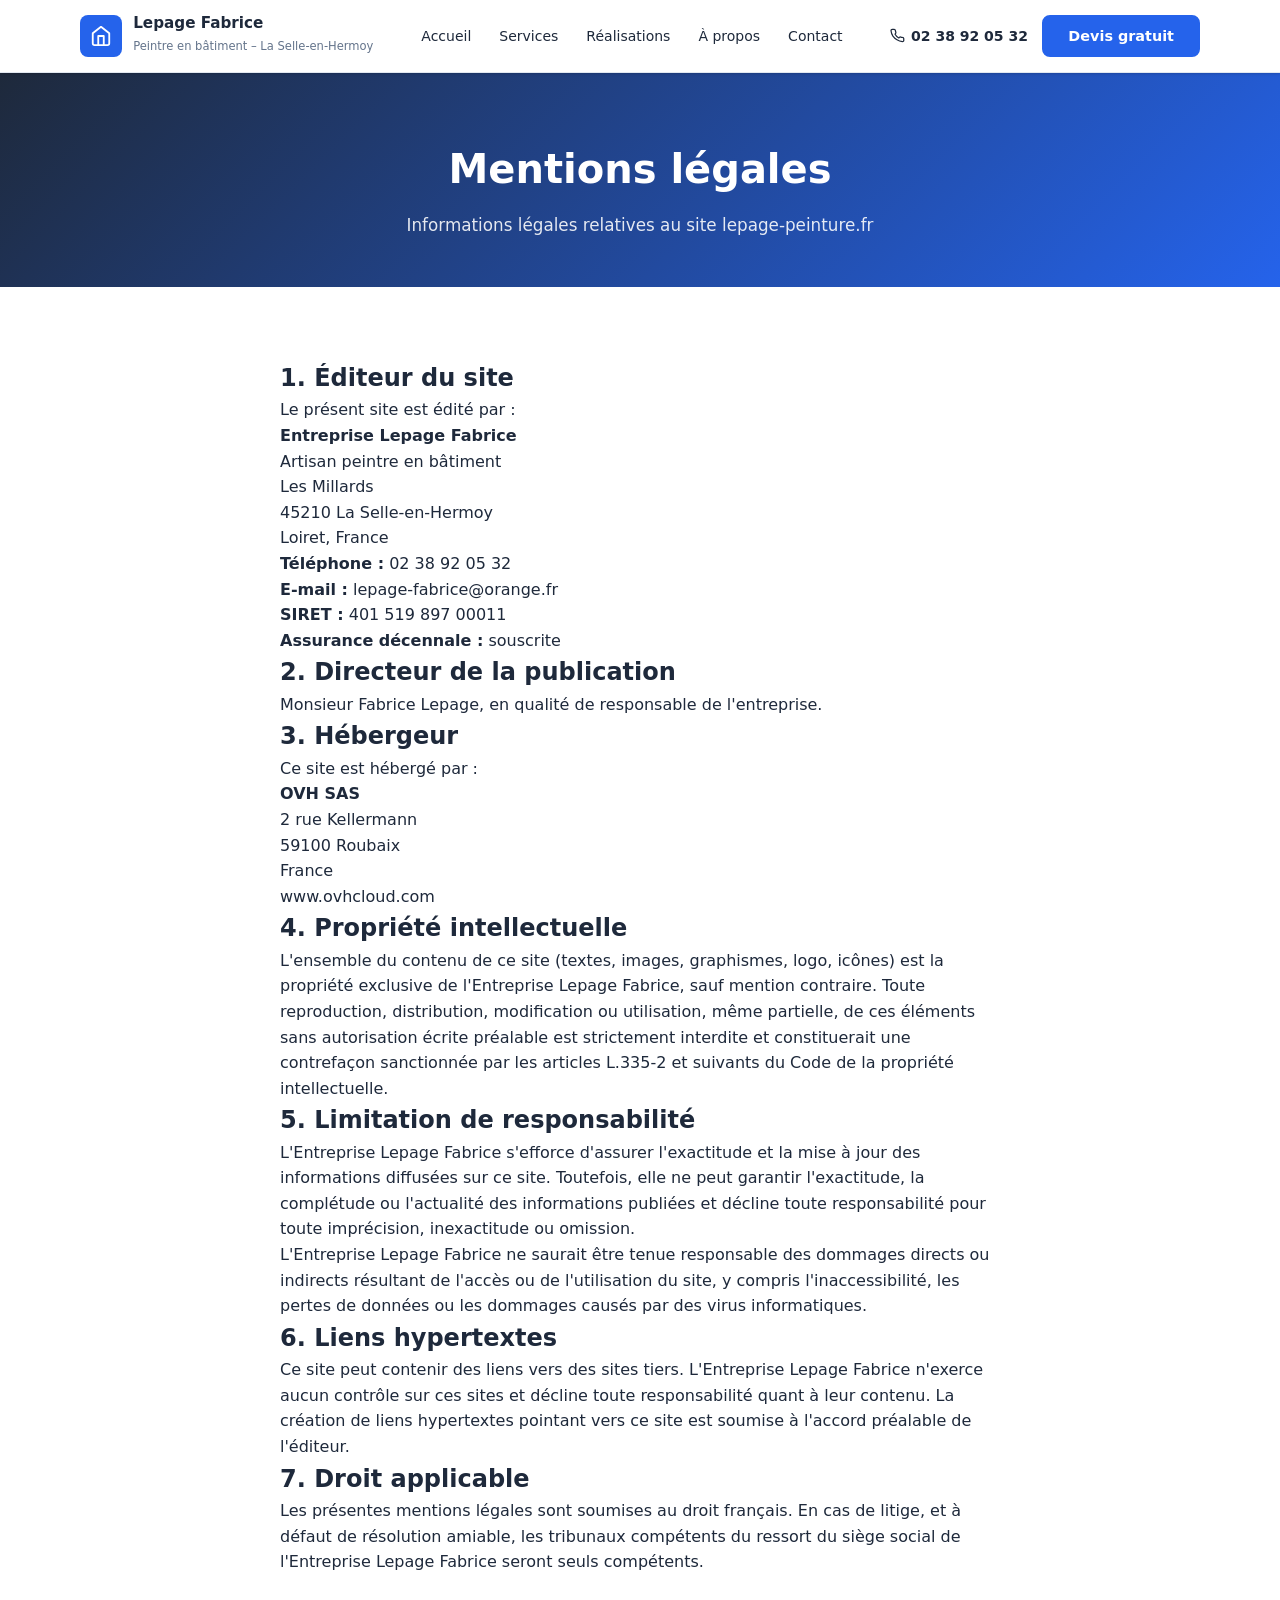
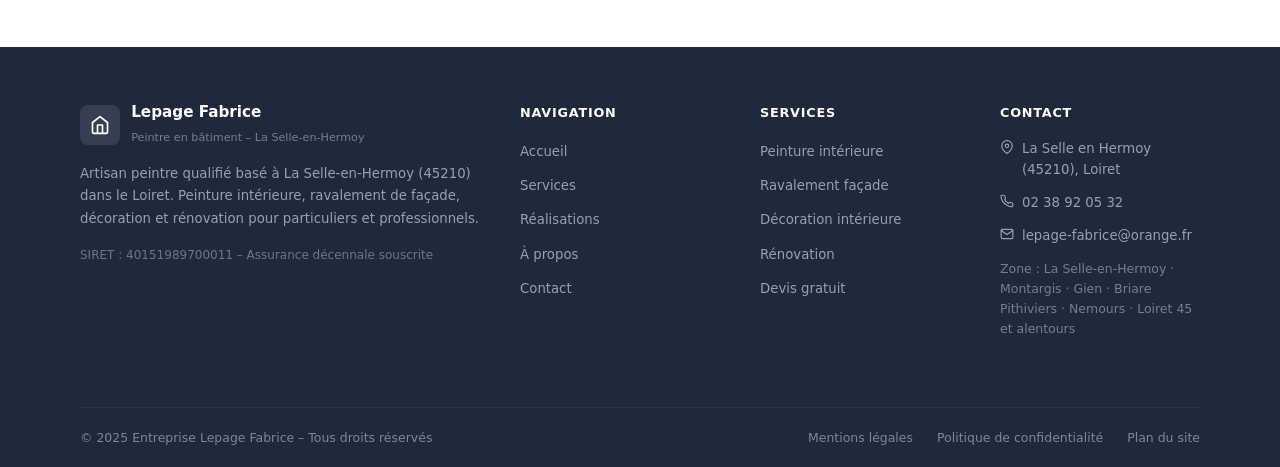
<file: mentions-legales.html>
<!DOCTYPE html>
<html lang="fr">
<head>
  <meta charset="UTF-8">
  <meta name="viewport" content="width=device-width, initial-scale=1.0">
  <title>Mentions légales – Entreprise Lepage Fabrice</title>
  <meta name="description" content="Mentions légales de l'Entreprise Lepage Fabrice, artisan peintre à La Selle-en-Hermoy (Loiret, 45). Éditeur, hébergeur, propriété intellectuelle.">
  <meta name="robots" content="noindex, follow">
  <link rel="canonical" href="https://www.lepage-peinture.fr/mentions-legales.html">

  <!-- Open Graph -->
  <meta property="og:type"        content="website">
  <meta property="og:url"         content="https://www.lepage-peinture.fr/mentions-legales.html">
  <meta property="og:title"       content="Mentions légales – Entreprise Lepage Fabrice">
  <meta property="og:description" content="Mentions légales de l'Entreprise Lepage Fabrice, artisan peintre à La Selle-en-Hermoy.">
  <meta property="og:locale"      content="fr_FR">
  <meta property="og:site_name"   content="Entreprise Lepage Fabrice">

  <link rel="stylesheet" href="css/style.css">
</head>
<body>

<!-- ═══════════════════════ HEADER ═══════════════════════ -->
<header class="header">
  <nav class="nav container" role="navigation" aria-label="Navigation principale">
    <a href="index.html" class="nav__logo" aria-label="Accueil – Entreprise Lepage Fabrice">
      <div class="nav__logo-icon" aria-hidden="true">
        <svg width="22" height="22" viewBox="0 0 24 24" fill="none" stroke="currentColor" stroke-width="2" stroke-linecap="round" stroke-linejoin="round" aria-hidden="true"><path d="M3 9l9-7 9 7v11a2 2 0 0 1-2 2H5a2 2 0 0 1-2-2z"/><polyline points="9 22 9 12 15 12 15 22"/></svg>
      </div>
      <div class="nav__logo-text">
        <strong>Lepage Fabrice</strong>
        <small>Peintre en bâtiment – La Selle-en-Hermoy</small>
      </div>
    </a>

    <ul class="nav__menu" role="list">
      <li><a href="index.html">Accueil</a></li>
      <li><a href="services.html">Services</a></li>
      <li><a href="realisations.html">Réalisations</a></li>
      <li><a href="a-propos.html">À propos</a></li>
      <li><a href="contact.html">Contact</a></li>
    </ul>

    <div class="nav__actions">
      <a href="tel:+33238920532" class="nav__phone" aria-label="Appeler le 02 38 92 05 32">
        <svg width="15" height="15" viewBox="0 0 24 24" fill="none" stroke="currentColor" stroke-width="2" stroke-linecap="round" stroke-linejoin="round" aria-hidden="true"><path d="M22 16.92v3a2 2 0 0 1-2.18 2 19.79 19.79 0 0 1-8.63-3.07A19.5 19.5 0 0 1 4.69 13a19.79 19.79 0 0 1-3.07-8.67A2 2 0 0 1 3.6 2.18h3a2 2 0 0 1 2 1.72 12.84 12.84 0 0 0 .7 2.81 2 2 0 0 1-.45 2.11L8.09 9.91a16 16 0 0 0 6 6l.96-.96a2 2 0 0 1 2.11-.45 12.84 12.84 0 0 0 2.81.7A2 2 0 0 1 22 16.92z"/></svg>
        02 38 92 05 32
      </a>
      <a href="contact.html" class="btn btn--primary">Devis gratuit</a>
    </div>

    <button class="nav__burger" aria-label="Ouvrir le menu de navigation" aria-expanded="false" aria-controls="mobile-nav">
      <span></span><span></span><span></span>
    </button>
  </nav>
</header>

<!-- Menu mobile -->
<nav id="mobile-nav" class="nav__mobile" aria-label="Navigation mobile">
  <a href="index.html">Accueil</a>
  <a href="services.html">Services</a>
  <a href="realisations.html">Réalisations</a>
  <a href="a-propos.html">À propos</a>
  <a href="contact.html">Contact</a>
  <a href="tel:+33238920532" class="mob-phone">
    <svg width="18" height="18" viewBox="0 0 24 24" fill="none" stroke="currentColor" stroke-width="2" stroke-linecap="round" stroke-linejoin="round" aria-hidden="true"><path d="M22 16.92v3a2 2 0 0 1-2.18 2 19.79 19.79 0 0 1-8.63-3.07A19.5 19.5 0 0 1 4.69 13a19.79 19.79 0 0 1-3.07-8.67A2 2 0 0 1 3.6 2.18h3a2 2 0 0 1 2 1.72 12.84 12.84 0 0 0 .7 2.81 2 2 0 0 1-.45 2.11L8.09 9.91a16 16 0 0 0 6 6l.96-.96a2 2 0 0 1 2.11-.45 12.84 12.84 0 0 0 2.81.7A2 2 0 0 1 22 16.92z"/></svg>
    02 38 92 05 32
  </a>
  <a href="contact.html" class="btn btn--primary">Devis gratuit</a>
</nav>

<main>

<!-- ═══════════════════════ PAGE HERO ═══════════════════════ -->
<section class="page-hero">
  <div class="container">
    <h1>Mentions légales</h1>
    <p>Informations légales relatives au site lepage-peinture.fr</p>
  </div>
</section>

<!-- ═══════════════════════ CONTENU ═══════════════════════ -->
<section class="section">
  <div class="container" style="max-width:800px;">

    <div class="legal-block">
      <h2>1. Éditeur du site</h2>
      <p>Le présent site est édité par :</p>
      <p>
        <strong>Entreprise Lepage Fabrice</strong><br>
        Artisan peintre en bâtiment<br>
        Les Millards<br>
        45210 La Selle-en-Hermoy<br>
        Loiret, France
      </p>
      <p>
        <strong>Téléphone :</strong> <a href="tel:+33238920532">02 38 92 05 32</a><br>
        <strong>E-mail :</strong> <a href="mailto:lepage-fabrice@orange.fr">lepage-fabrice@orange.fr</a>
      </p>
      <p>
        <strong>SIRET :</strong> 401 519 897 00011<br>
        <strong>Assurance décennale :</strong> souscrite
      </p>
    </div>

    <div class="legal-block">
      <h2>2. Directeur de la publication</h2>
      <p>Monsieur Fabrice Lepage, en qualité de responsable de l'entreprise.</p>
    </div>

    <div class="legal-block">
      <h2>3. Hébergeur</h2>
      <p>
        Ce site est hébergé par :<br>
        <strong>OVH SAS</strong><br>
        2 rue Kellermann<br>
        59100 Roubaix<br>
        France<br>
        <a href="https://www.ovhcloud.com" target="_blank" rel="noopener noreferrer">www.ovhcloud.com</a>
      </p>
    </div>

    <div class="legal-block">
      <h2>4. Propriété intellectuelle</h2>
      <p>L'ensemble du contenu de ce site (textes, images, graphismes, logo, icônes) est la propriété exclusive de l'Entreprise Lepage Fabrice, sauf mention contraire. Toute reproduction, distribution, modification ou utilisation, même partielle, de ces éléments sans autorisation écrite préalable est strictement interdite et constituerait une contrefaçon sanctionnée par les articles L.335-2 et suivants du Code de la propriété intellectuelle.</p>
    </div>

    <div class="legal-block">
      <h2>5. Limitation de responsabilité</h2>
      <p>L'Entreprise Lepage Fabrice s'efforce d'assurer l'exactitude et la mise à jour des informations diffusées sur ce site. Toutefois, elle ne peut garantir l'exactitude, la complétude ou l'actualité des informations publiées et décline toute responsabilité pour toute imprécision, inexactitude ou omission.</p>
      <p>L'Entreprise Lepage Fabrice ne saurait être tenue responsable des dommages directs ou indirects résultant de l'accès ou de l'utilisation du site, y compris l'inaccessibilité, les pertes de données ou les dommages causés par des virus informatiques.</p>
    </div>

    <div class="legal-block">
      <h2>6. Liens hypertextes</h2>
      <p>Ce site peut contenir des liens vers des sites tiers. L'Entreprise Lepage Fabrice n'exerce aucun contrôle sur ces sites et décline toute responsabilité quant à leur contenu. La création de liens hypertextes pointant vers ce site est soumise à l'accord préalable de l'éditeur.</p>
    </div>

    <div class="legal-block">
      <h2>7. Droit applicable</h2>
      <p>Les présentes mentions légales sont soumises au droit français. En cas de litige, et à défaut de résolution amiable, les tribunaux compétents du ressort du siège social de l'Entreprise Lepage Fabrice seront seuls compétents.</p>
    </div>

  </div>
</section>

</main>

<!-- ═══════════════════════ FOOTER ═══════════════════════ -->
<footer class="footer">
  <div class="container">
    <div class="footer__top">
      <div class="footer-brand">
        <div class="footer-logo">
          <div class="footer-logo-icon" aria-hidden="true">
            <svg width="20" height="20" viewBox="0 0 24 24" fill="none" stroke="white" stroke-width="2" stroke-linecap="round" stroke-linejoin="round"><path d="M3 9l9-7 9 7v11a2 2 0 0 1-2 2H5a2 2 0 0 1-2-2z"/><polyline points="9 22 9 12 15 12 15 22"/></svg>
          </div>
          <div>
            <strong>Lepage Fabrice</strong>
            <small>Peintre en bâtiment – La Selle-en-Hermoy</small>
          </div>
        </div>
        <p>Artisan peintre qualifié basé à La Selle-en-Hermoy (45210) dans le Loiret. Peinture intérieure, ravalement de façade, décoration et rénovation pour particuliers et professionnels.</p>
        <p class="siret">SIRET : 40151989700011 – Assurance décennale souscrite</p>
      </div>

      <div class="footer-col">
        <h4>Navigation</h4>
        <ul>
          <li><a href="index.html">Accueil</a></li>
          <li><a href="services.html">Services</a></li>
          <li><a href="realisations.html">Réalisations</a></li>
          <li><a href="a-propos.html">À propos</a></li>
          <li><a href="contact.html">Contact</a></li>
        </ul>
      </div>

      <div class="footer-col">
        <h4>Services</h4>
        <ul>
          <li><a href="services.html#interieur">Peinture intérieure</a></li>
          <li><a href="services.html#facade">Ravalement façade</a></li>
          <li><a href="services.html#decoration">Décoration intérieure</a></li>
          <li><a href="services.html#renovation">Rénovation</a></li>
          <li><a href="contact.html">Devis gratuit</a></li>
        </ul>
      </div>

      <div class="footer-col">
        <h4>Contact</h4>
        <div class="f-contact-item">
          <svg width="14" height="14" viewBox="0 0 24 24" fill="none" stroke="currentColor" stroke-width="2" stroke-linecap="round" stroke-linejoin="round" aria-hidden="true"><path d="M21 10c0 7-9 13-9 13s-9-6-9-13a9 9 0 0 1 18 0z"/><circle cx="12" cy="10" r="3"/></svg>
          La Selle en Hermoy (45210), Loiret
        </div>
        <div class="f-contact-item">
          <svg width="14" height="14" viewBox="0 0 24 24" fill="none" stroke="currentColor" stroke-width="2" stroke-linecap="round" stroke-linejoin="round" aria-hidden="true"><path d="M22 16.92v3a2 2 0 0 1-2.18 2 19.79 19.79 0 0 1-8.63-3.07A19.5 19.5 0 0 1 4.69 13a19.79 19.79 0 0 1-3.07-8.67A2 2 0 0 1 3.6 2.18h3a2 2 0 0 1 2 1.72 12.84 12.84 0 0 0 .7 2.81 2 2 0 0 1-.45 2.11L8.09 9.91a16 16 0 0 0 6 6l.96-.96a2 2 0 0 1 2.11-.45 12.84 12.84 0 0 0 2.81.7A2 2 0 0 1 22 16.92z"/></svg>
          <a href="tel:+33238920532">02 38 92 05 32</a>
        </div>
        <div class="f-contact-item">
          <svg width="14" height="14" viewBox="0 0 24 24" fill="none" stroke="currentColor" stroke-width="2" stroke-linecap="round" stroke-linejoin="round" aria-hidden="true"><path d="M4 4h16c1.1 0 2 .9 2 2v12c0 1.1-.9 2-2 2H4c-1.1 0-2-.9-2-2V6c0-1.1.9-2 2-2z"/><polyline points="22,6 12,13 2,6"/></svg>
          <a href="mailto:lepage-fabrice@orange.fr">lepage-fabrice@orange.fr</a>
        </div>
        <div class="f-contact-item" style="opacity:.5;font-size:.78rem;">
          Zone&nbsp;: La Selle-en-Hermoy · Montargis · Gien · Briare<br>Pithiviers · Nemours · Loiret 45 et alentours
        </div>
      </div>
    </div>

    <div class="footer__bottom">
      <span>© 2025 Entreprise Lepage Fabrice – Tous droits réservés</span>
      <div class="footer__bottom-links">
        <a href="mentions-legales.html">Mentions légales</a>
        <a href="politique-confidentialite.html">Politique de confidentialité</a>
        <a href="sitemap.xml">Plan du site</a>
      </div>
    </div>
  </div>
</footer>

<script src="js/main.js" defer></script>
</body>
</html>
</file>
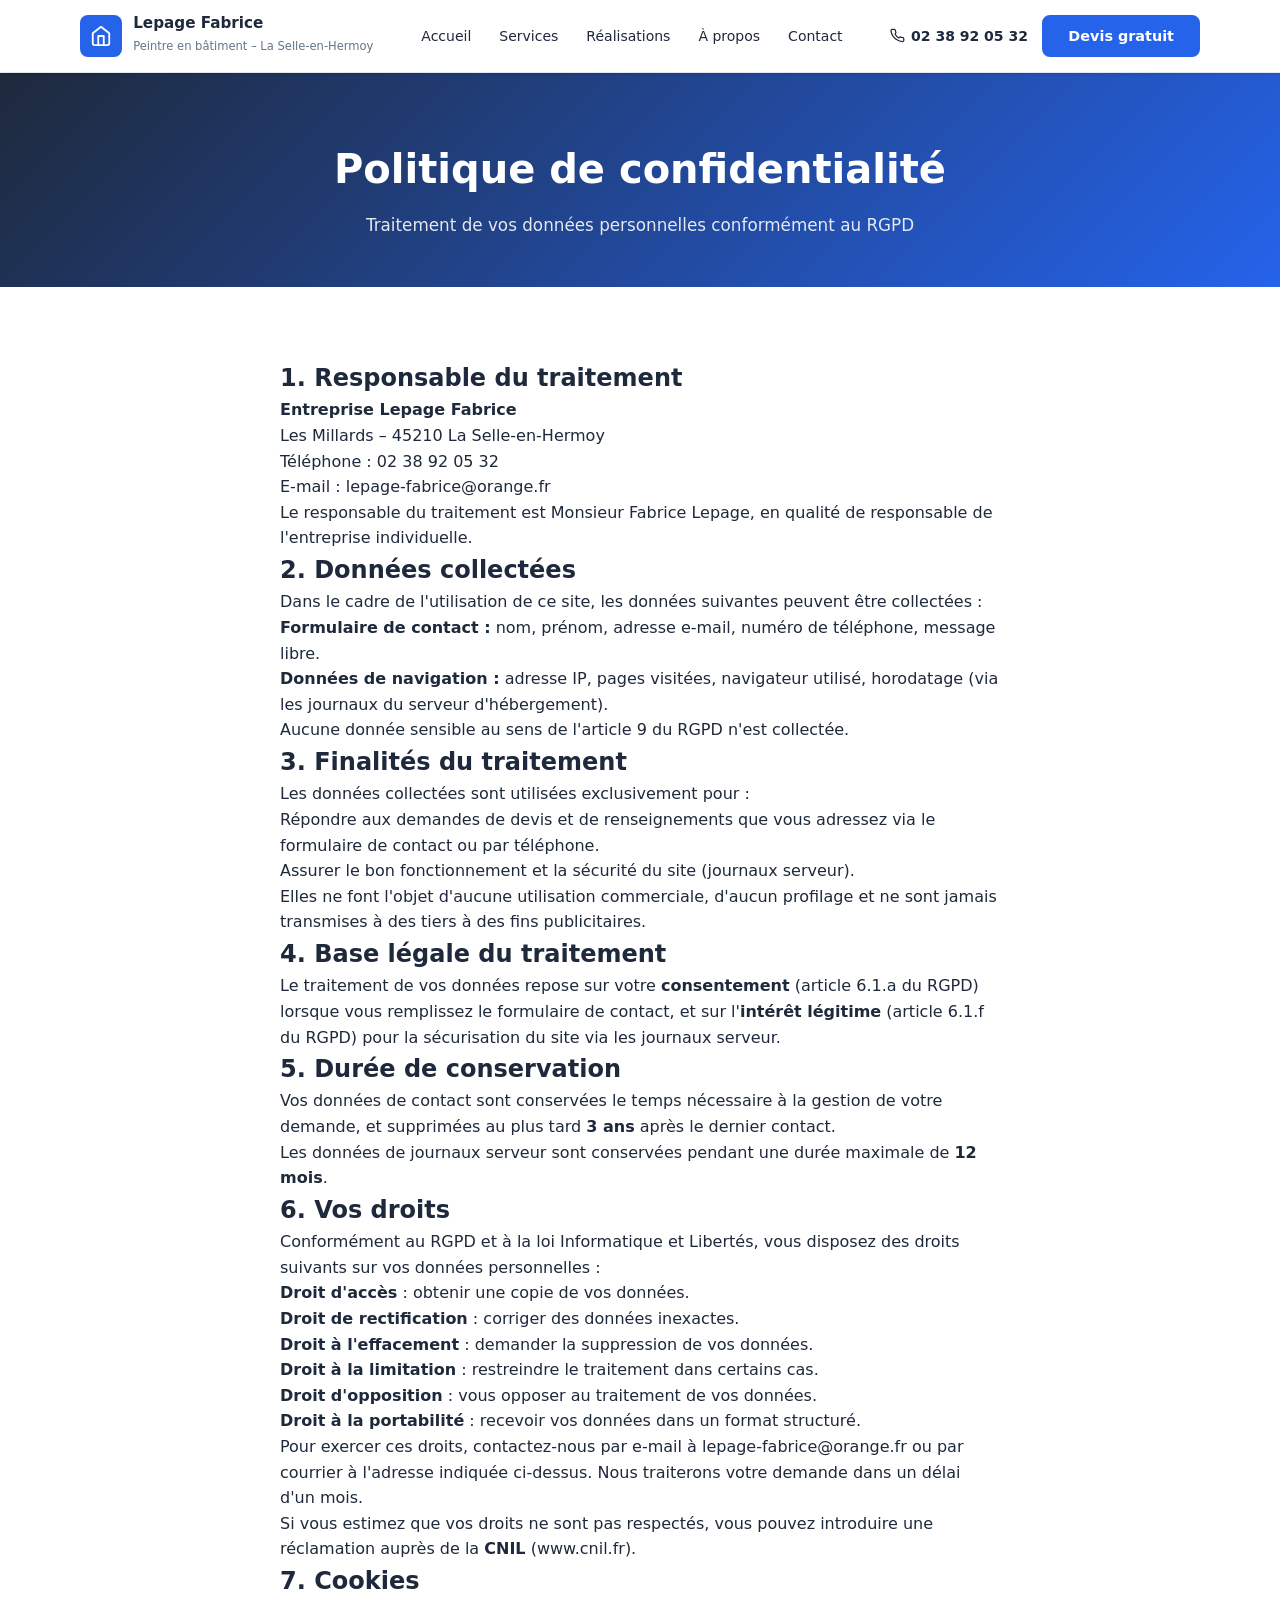
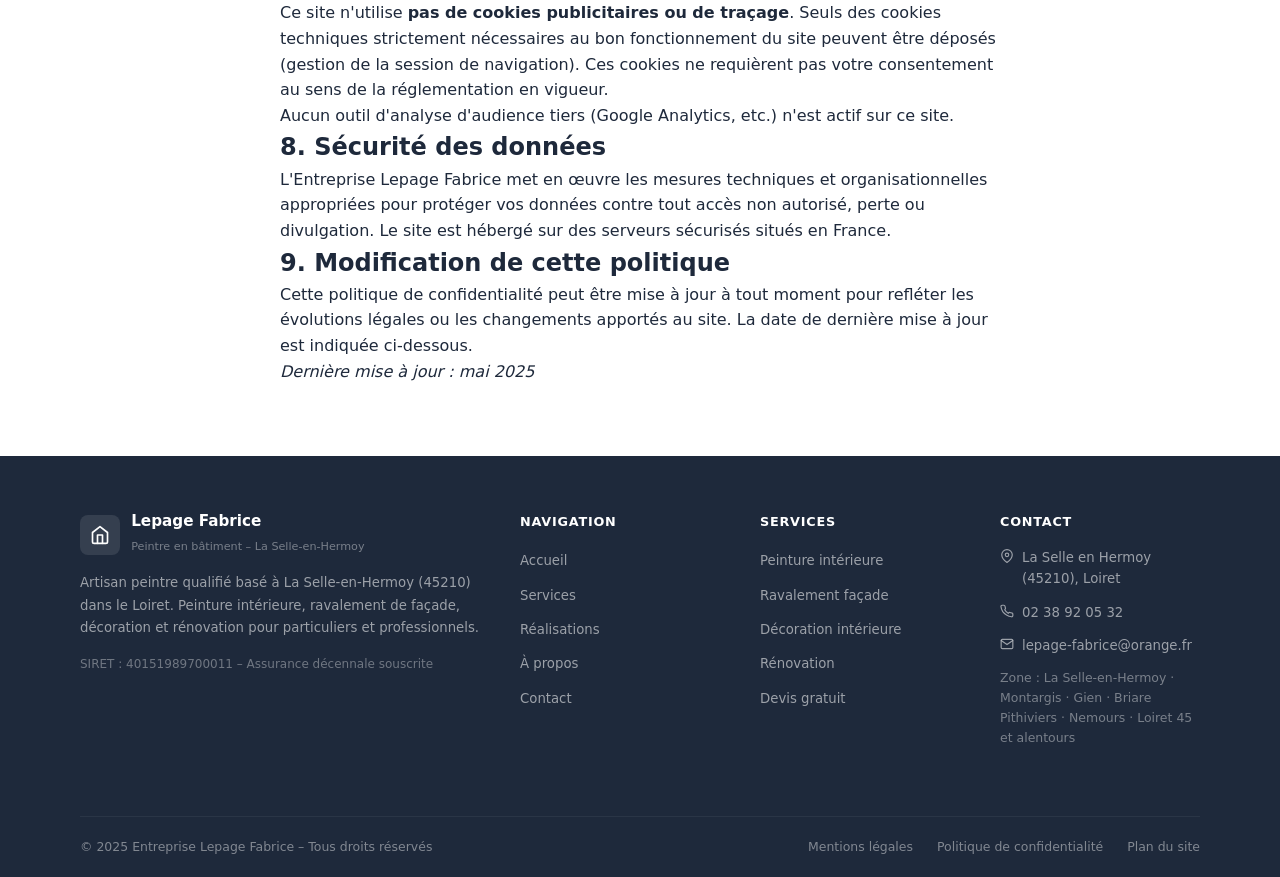
<file: politique-confidentialite.html>
<!DOCTYPE html>
<html lang="fr">
<head>
  <meta charset="UTF-8">
  <meta name="viewport" content="width=device-width, initial-scale=1.0">
  <title>Politique de confidentialité – Entreprise Lepage Fabrice</title>
  <meta name="description" content="Politique de confidentialité de l'Entreprise Lepage Fabrice. Informations sur la collecte et le traitement des données personnelles (RGPD).">
  <meta name="robots" content="noindex, follow">
  <link rel="canonical" href="https://www.lepage-peinture.fr/politique-confidentialite.html">

  <!-- Open Graph -->
  <meta property="og:type"        content="website">
  <meta property="og:url"         content="https://www.lepage-peinture.fr/politique-confidentialite.html">
  <meta property="og:title"       content="Politique de confidentialité – Entreprise Lepage Fabrice">
  <meta property="og:description" content="Politique de confidentialité de l'Entreprise Lepage Fabrice, artisan peintre à La Selle-en-Hermoy.">
  <meta property="og:locale"      content="fr_FR">
  <meta property="og:site_name"   content="Entreprise Lepage Fabrice">

  <link rel="stylesheet" href="css/style.css">
</head>
<body>

<!-- ═══════════════════════ HEADER ═══════════════════════ -->
<header class="header">
  <nav class="nav container" role="navigation" aria-label="Navigation principale">
    <a href="index.html" class="nav__logo" aria-label="Accueil – Entreprise Lepage Fabrice">
      <div class="nav__logo-icon" aria-hidden="true">
        <svg width="22" height="22" viewBox="0 0 24 24" fill="none" stroke="currentColor" stroke-width="2" stroke-linecap="round" stroke-linejoin="round" aria-hidden="true"><path d="M3 9l9-7 9 7v11a2 2 0 0 1-2 2H5a2 2 0 0 1-2-2z"/><polyline points="9 22 9 12 15 12 15 22"/></svg>
      </div>
      <div class="nav__logo-text">
        <strong>Lepage Fabrice</strong>
        <small>Peintre en bâtiment – La Selle-en-Hermoy</small>
      </div>
    </a>

    <ul class="nav__menu" role="list">
      <li><a href="index.html">Accueil</a></li>
      <li><a href="services.html">Services</a></li>
      <li><a href="realisations.html">Réalisations</a></li>
      <li><a href="a-propos.html">À propos</a></li>
      <li><a href="contact.html">Contact</a></li>
    </ul>

    <div class="nav__actions">
      <a href="tel:+33238920532" class="nav__phone" aria-label="Appeler le 02 38 92 05 32">
        <svg width="15" height="15" viewBox="0 0 24 24" fill="none" stroke="currentColor" stroke-width="2" stroke-linecap="round" stroke-linejoin="round" aria-hidden="true"><path d="M22 16.92v3a2 2 0 0 1-2.18 2 19.79 19.79 0 0 1-8.63-3.07A19.5 19.5 0 0 1 4.69 13a19.79 19.79 0 0 1-3.07-8.67A2 2 0 0 1 3.6 2.18h3a2 2 0 0 1 2 1.72 12.84 12.84 0 0 0 .7 2.81 2 2 0 0 1-.45 2.11L8.09 9.91a16 16 0 0 0 6 6l.96-.96a2 2 0 0 1 2.11-.45 12.84 12.84 0 0 0 2.81.7A2 2 0 0 1 22 16.92z"/></svg>
        02 38 92 05 32
      </a>
      <a href="contact.html" class="btn btn--primary">Devis gratuit</a>
    </div>

    <button class="nav__burger" aria-label="Ouvrir le menu de navigation" aria-expanded="false" aria-controls="mobile-nav">
      <span></span><span></span><span></span>
    </button>
  </nav>
</header>

<!-- Menu mobile -->
<nav id="mobile-nav" class="nav__mobile" aria-label="Navigation mobile">
  <a href="index.html">Accueil</a>
  <a href="services.html">Services</a>
  <a href="realisations.html">Réalisations</a>
  <a href="a-propos.html">À propos</a>
  <a href="contact.html">Contact</a>
  <a href="tel:+33238920532" class="mob-phone">
    <svg width="18" height="18" viewBox="0 0 24 24" fill="none" stroke="currentColor" stroke-width="2" stroke-linecap="round" stroke-linejoin="round" aria-hidden="true"><path d="M22 16.92v3a2 2 0 0 1-2.18 2 19.79 19.79 0 0 1-8.63-3.07A19.5 19.5 0 0 1 4.69 13a19.79 19.79 0 0 1-3.07-8.67A2 2 0 0 1 3.6 2.18h3a2 2 0 0 1 2 1.72 12.84 12.84 0 0 0 .7 2.81 2 2 0 0 1-.45 2.11L8.09 9.91a16 16 0 0 0 6 6l.96-.96a2 2 0 0 1 2.11-.45 12.84 12.84 0 0 0 2.81.7A2 2 0 0 1 22 16.92z"/></svg>
    02 38 92 05 32
  </a>
  <a href="contact.html" class="btn btn--primary">Devis gratuit</a>
</nav>

<main>

<!-- ═══════════════════════ PAGE HERO ═══════════════════════ -->
<section class="page-hero">
  <div class="container">
    <h1>Politique de confidentialité</h1>
    <p>Traitement de vos données personnelles conformément au RGPD</p>
  </div>
</section>

<!-- ═══════════════════════ CONTENU ═══════════════════════ -->
<section class="section">
  <div class="container" style="max-width:800px;">

    <div class="legal-block">
      <h2>1. Responsable du traitement</h2>
      <p>
        <strong>Entreprise Lepage Fabrice</strong><br>
        Les Millards – 45210 La Selle-en-Hermoy<br>
        Téléphone : <a href="tel:+33238920532">02 38 92 05 32</a><br>
        E-mail : <a href="mailto:lepage-fabrice@orange.fr">lepage-fabrice@orange.fr</a>
      </p>
      <p>Le responsable du traitement est Monsieur Fabrice Lepage, en qualité de responsable de l'entreprise individuelle.</p>
    </div>

    <div class="legal-block">
      <h2>2. Données collectées</h2>
      <p>Dans le cadre de l'utilisation de ce site, les données suivantes peuvent être collectées :</p>
      <ul>
        <li><strong>Formulaire de contact :</strong> nom, prénom, adresse e-mail, numéro de téléphone, message libre.</li>
        <li><strong>Données de navigation :</strong> adresse IP, pages visitées, navigateur utilisé, horodatage (via les journaux du serveur d'hébergement).</li>
      </ul>
      <p>Aucune donnée sensible au sens de l'article 9 du RGPD n'est collectée.</p>
    </div>

    <div class="legal-block">
      <h2>3. Finalités du traitement</h2>
      <p>Les données collectées sont utilisées exclusivement pour :</p>
      <ul>
        <li>Répondre aux demandes de devis et de renseignements que vous adressez via le formulaire de contact ou par téléphone.</li>
        <li>Assurer le bon fonctionnement et la sécurité du site (journaux serveur).</li>
      </ul>
      <p>Elles ne font l'objet d'aucune utilisation commerciale, d'aucun profilage et ne sont jamais transmises à des tiers à des fins publicitaires.</p>
    </div>

    <div class="legal-block">
      <h2>4. Base légale du traitement</h2>
      <p>Le traitement de vos données repose sur votre <strong>consentement</strong> (article 6.1.a du RGPD) lorsque vous remplissez le formulaire de contact, et sur l'<strong>intérêt légitime</strong> (article 6.1.f du RGPD) pour la sécurisation du site via les journaux serveur.</p>
    </div>

    <div class="legal-block">
      <h2>5. Durée de conservation</h2>
      <p>Vos données de contact sont conservées le temps nécessaire à la gestion de votre demande, et supprimées au plus tard <strong>3 ans</strong> après le dernier contact.</p>
      <p>Les données de journaux serveur sont conservées pendant une durée maximale de <strong>12 mois</strong>.</p>
    </div>

    <div class="legal-block">
      <h2>6. Vos droits</h2>
      <p>Conformément au RGPD et à la loi Informatique et Libertés, vous disposez des droits suivants sur vos données personnelles :</p>
      <ul>
        <li><strong>Droit d'accès</strong> : obtenir une copie de vos données.</li>
        <li><strong>Droit de rectification</strong> : corriger des données inexactes.</li>
        <li><strong>Droit à l'effacement</strong> : demander la suppression de vos données.</li>
        <li><strong>Droit à la limitation</strong> : restreindre le traitement dans certains cas.</li>
        <li><strong>Droit d'opposition</strong> : vous opposer au traitement de vos données.</li>
        <li><strong>Droit à la portabilité</strong> : recevoir vos données dans un format structuré.</li>
      </ul>
      <p>Pour exercer ces droits, contactez-nous par e-mail à <a href="mailto:lepage-fabrice@orange.fr">lepage-fabrice@orange.fr</a> ou par courrier à l'adresse indiquée ci-dessus. Nous traiterons votre demande dans un délai d'un mois.</p>
      <p>Si vous estimez que vos droits ne sont pas respectés, vous pouvez introduire une réclamation auprès de la <strong>CNIL</strong> (<a href="https://www.cnil.fr" target="_blank" rel="noopener noreferrer">www.cnil.fr</a>).</p>
    </div>

    <div class="legal-block">
      <h2>7. Cookies</h2>
      <p>Ce site n'utilise <strong>pas de cookies publicitaires ou de traçage</strong>. Seuls des cookies techniques strictement nécessaires au bon fonctionnement du site peuvent être déposés (gestion de la session de navigation). Ces cookies ne requièrent pas votre consentement au sens de la réglementation en vigueur.</p>
      <p>Aucun outil d'analyse d'audience tiers (Google Analytics, etc.) n'est actif sur ce site.</p>
    </div>

    <div class="legal-block">
      <h2>8. Sécurité des données</h2>
      <p>L'Entreprise Lepage Fabrice met en œuvre les mesures techniques et organisationnelles appropriées pour protéger vos données contre tout accès non autorisé, perte ou divulgation. Le site est hébergé sur des serveurs sécurisés situés en France.</p>
    </div>

    <div class="legal-block">
      <h2>9. Modification de cette politique</h2>
      <p>Cette politique de confidentialité peut être mise à jour à tout moment pour refléter les évolutions légales ou les changements apportés au site. La date de dernière mise à jour est indiquée ci-dessous.</p>
      <p><em>Dernière mise à jour : mai 2025</em></p>
    </div>

  </div>
</section>

</main>

<!-- ═══════════════════════ FOOTER ═══════════════════════ -->
<footer class="footer">
  <div class="container">
    <div class="footer__top">
      <div class="footer-brand">
        <div class="footer-logo">
          <div class="footer-logo-icon" aria-hidden="true">
            <svg width="20" height="20" viewBox="0 0 24 24" fill="none" stroke="white" stroke-width="2" stroke-linecap="round" stroke-linejoin="round"><path d="M3 9l9-7 9 7v11a2 2 0 0 1-2 2H5a2 2 0 0 1-2-2z"/><polyline points="9 22 9 12 15 12 15 22"/></svg>
          </div>
          <div>
            <strong>Lepage Fabrice</strong>
            <small>Peintre en bâtiment – La Selle-en-Hermoy</small>
          </div>
        </div>
        <p>Artisan peintre qualifié basé à La Selle-en-Hermoy (45210) dans le Loiret. Peinture intérieure, ravalement de façade, décoration et rénovation pour particuliers et professionnels.</p>
        <p class="siret">SIRET : 40151989700011 – Assurance décennale souscrite</p>
      </div>

      <div class="footer-col">
        <h4>Navigation</h4>
        <ul>
          <li><a href="index.html">Accueil</a></li>
          <li><a href="services.html">Services</a></li>
          <li><a href="realisations.html">Réalisations</a></li>
          <li><a href="a-propos.html">À propos</a></li>
          <li><a href="contact.html">Contact</a></li>
        </ul>
      </div>

      <div class="footer-col">
        <h4>Services</h4>
        <ul>
          <li><a href="services.html#interieur">Peinture intérieure</a></li>
          <li><a href="services.html#facade">Ravalement façade</a></li>
          <li><a href="services.html#decoration">Décoration intérieure</a></li>
          <li><a href="services.html#renovation">Rénovation</a></li>
          <li><a href="contact.html">Devis gratuit</a></li>
        </ul>
      </div>

      <div class="footer-col">
        <h4>Contact</h4>
        <div class="f-contact-item">
          <svg width="14" height="14" viewBox="0 0 24 24" fill="none" stroke="currentColor" stroke-width="2" stroke-linecap="round" stroke-linejoin="round" aria-hidden="true"><path d="M21 10c0 7-9 13-9 13s-9-6-9-13a9 9 0 0 1 18 0z"/><circle cx="12" cy="10" r="3"/></svg>
          La Selle en Hermoy (45210), Loiret
        </div>
        <div class="f-contact-item">
          <svg width="14" height="14" viewBox="0 0 24 24" fill="none" stroke="currentColor" stroke-width="2" stroke-linecap="round" stroke-linejoin="round" aria-hidden="true"><path d="M22 16.92v3a2 2 0 0 1-2.18 2 19.79 19.79 0 0 1-8.63-3.07A19.5 19.5 0 0 1 4.69 13a19.79 19.79 0 0 1-3.07-8.67A2 2 0 0 1 3.6 2.18h3a2 2 0 0 1 2 1.72 12.84 12.84 0 0 0 .7 2.81 2 2 0 0 1-.45 2.11L8.09 9.91a16 16 0 0 0 6 6l.96-.96a2 2 0 0 1 2.11-.45 12.84 12.84 0 0 0 2.81.7A2 2 0 0 1 22 16.92z"/></svg>
          <a href="tel:+33238920532">02 38 92 05 32</a>
        </div>
        <div class="f-contact-item">
          <svg width="14" height="14" viewBox="0 0 24 24" fill="none" stroke="currentColor" stroke-width="2" stroke-linecap="round" stroke-linejoin="round" aria-hidden="true"><path d="M4 4h16c1.1 0 2 .9 2 2v12c0 1.1-.9 2-2 2H4c-1.1 0-2-.9-2-2V6c0-1.1.9-2 2-2z"/><polyline points="22,6 12,13 2,6"/></svg>
          <a href="mailto:lepage-fabrice@orange.fr">lepage-fabrice@orange.fr</a>
        </div>
        <div class="f-contact-item" style="opacity:.5;font-size:.78rem;">
          Zone&nbsp;: La Selle-en-Hermoy · Montargis · Gien · Briare<br>Pithiviers · Nemours · Loiret 45 et alentours
        </div>
      </div>
    </div>

    <div class="footer__bottom">
      <span>© 2025 Entreprise Lepage Fabrice – Tous droits réservés</span>
      <div class="footer__bottom-links">
        <a href="mentions-legales.html">Mentions légales</a>
        <a href="politique-confidentialite.html">Politique de confidentialité</a>
        <a href="sitemap.xml">Plan du site</a>
      </div>
    </div>
  </div>
</footer>

<script src="js/main.js" defer></script>
</body>
</html>
</file>
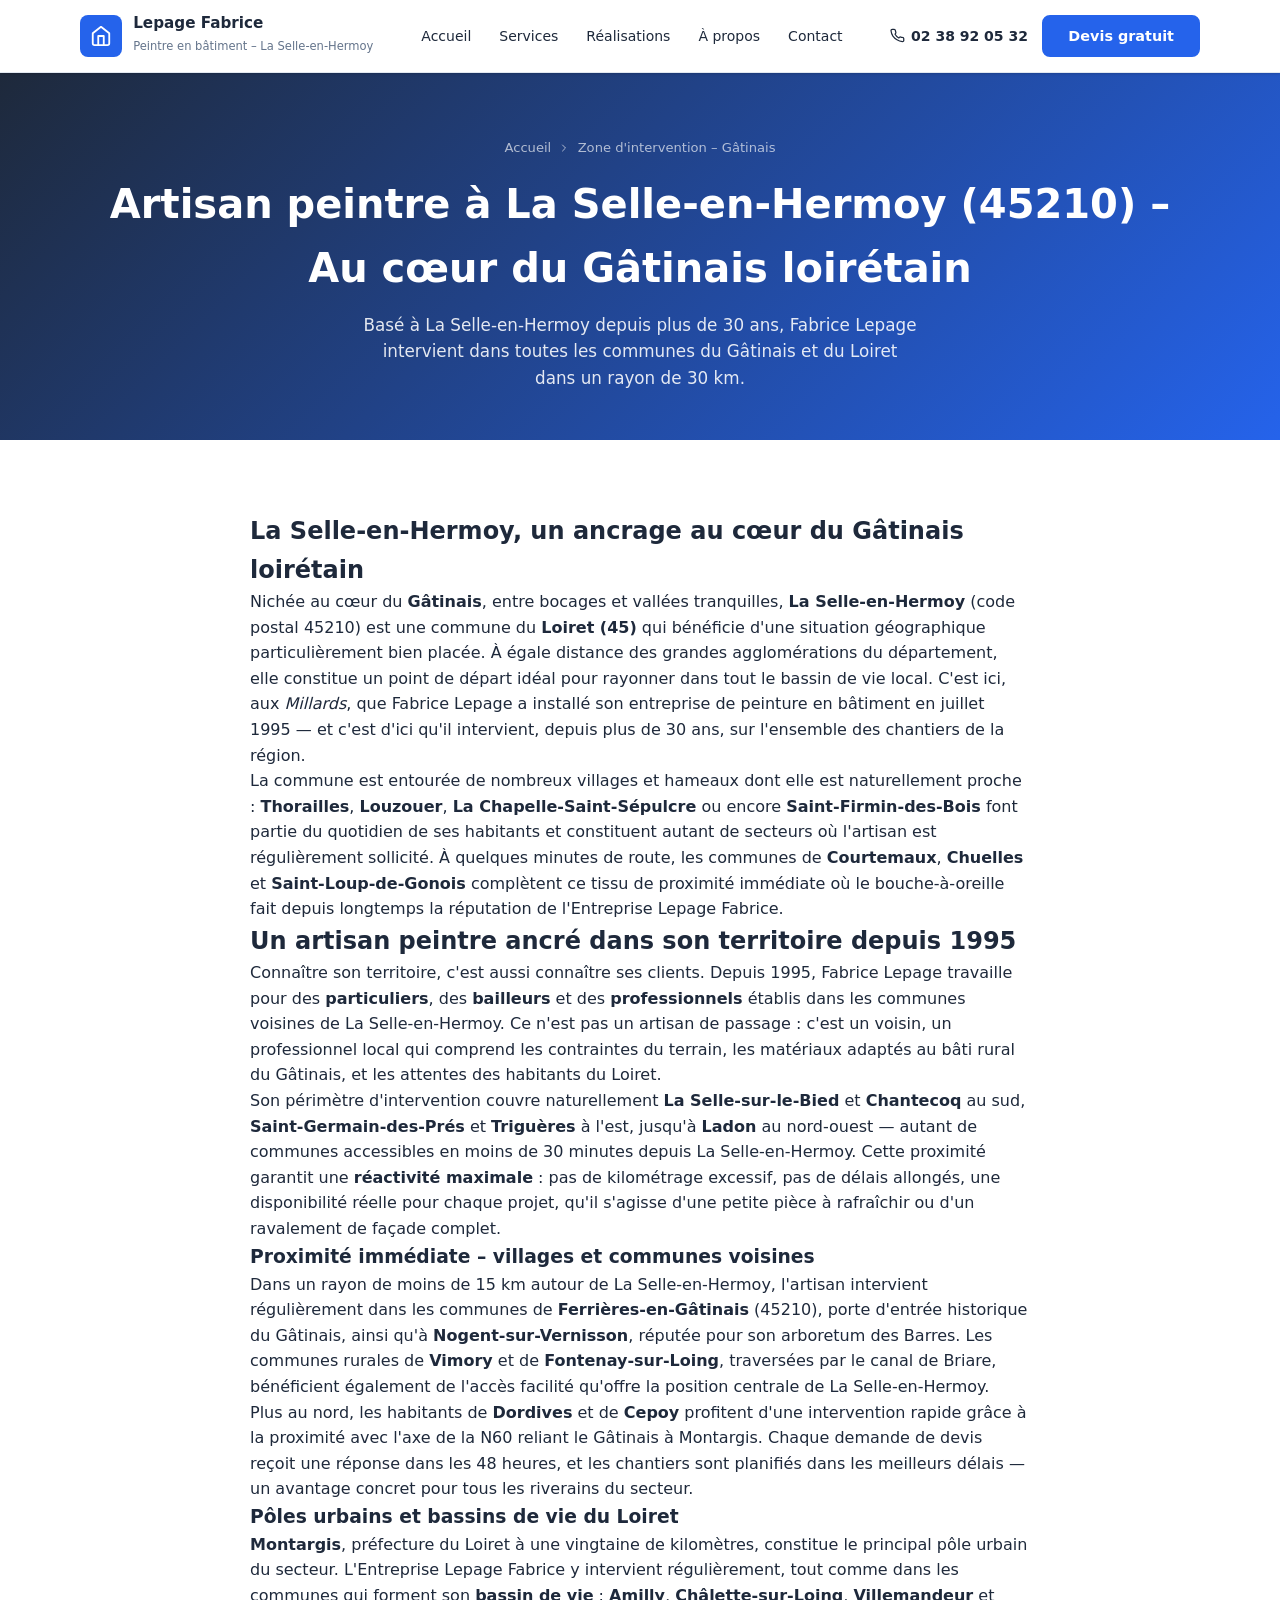
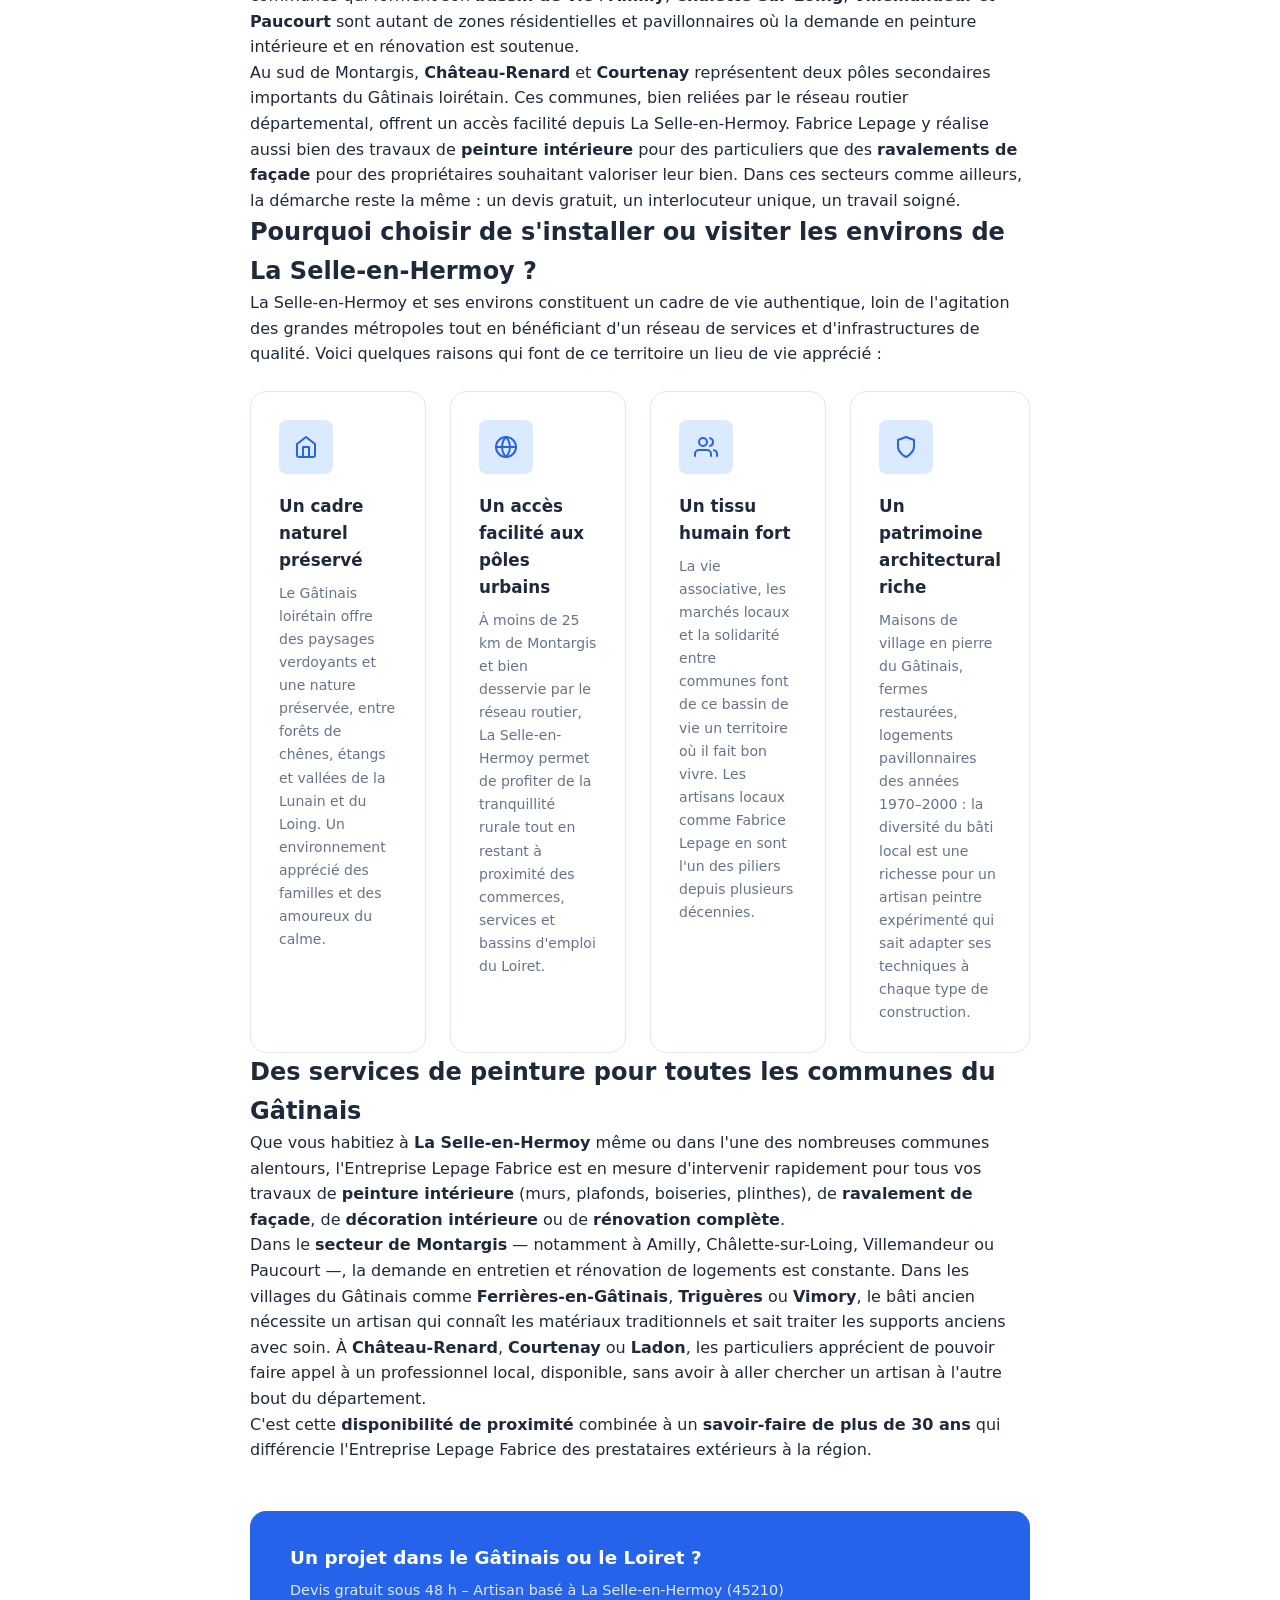
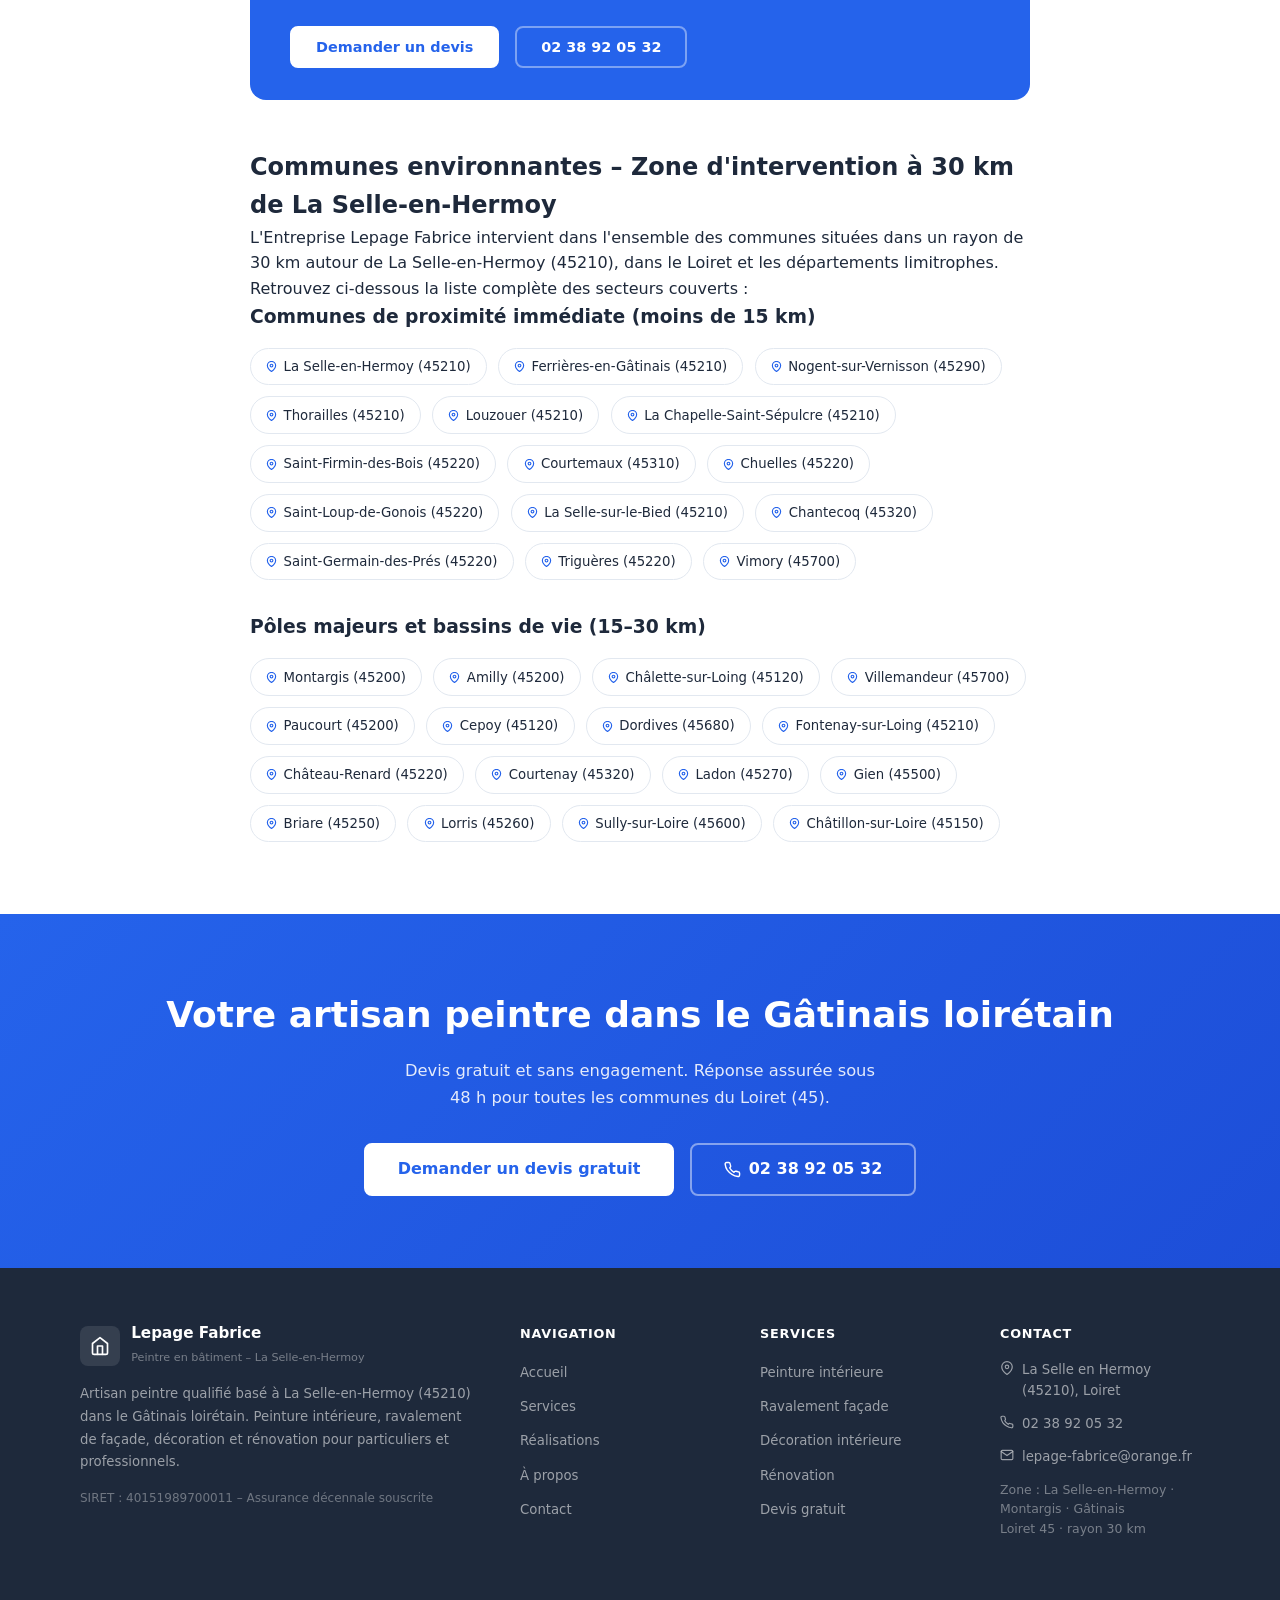
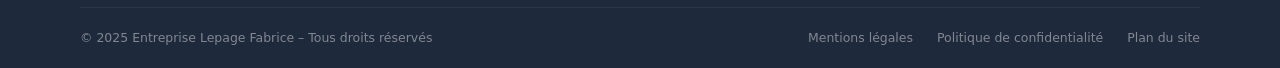
<file: zone-gatinais.html>
<!DOCTYPE html>
<html lang="fr">
<head>
  <meta charset="UTF-8">
  <meta name="viewport" content="width=device-width, initial-scale=1.0">
  <title>Peintre à La Selle-en-Hermoy (45210) – Artisan Lepage dans le Gâtinais</title>
  <meta name="description" content="Artisan peintre Fabrice Lepage, basé à La Selle-en-Hermoy (45210) au cœur du Gâtinais loirétain. Intervient dans un rayon de 30 km : Montargis, Château-Renard, Ferrières-en-Gâtinais, Courtenay et toutes les communes du Loiret (45).">
  <meta name="keywords" content="peintre La Selle-en-Hermoy, artisan peintre Gâtinais, peinture bâtiment Loiret 45, peintre Montargis, peintre Château-Renard, peintre Ferrières-en-Gâtinais, peintre Courtenay, peinture Amilly Châlette-sur-Loing, artisan peintre bassin de vie Gâtinais">
  <meta name="robots" content="index, follow">
  <link rel="canonical" href="https://www.lepage-peinture.fr/zone-gatinais.html">

  <!-- Open Graph -->
  <meta property="og:type"        content="website">
  <meta property="og:url"         content="https://www.lepage-peinture.fr/zone-gatinais.html">
  <meta property="og:title"       content="Peintre à La Selle-en-Hermoy (45210) – Artisan Lepage dans le Gâtinais">
  <meta property="og:description" content="Artisan peintre basé à La Selle-en-Hermoy, au cœur du Gâtinais loirétain. Rayon d'intervention 30 km : Montargis, Château-Renard, Ferrières-en-Gâtinais et toutes communes du 45.">
  <meta property="og:locale"      content="fr_FR">
  <meta property="og:site_name"   content="Entreprise Lepage Fabrice">

  <link rel="stylesheet" href="css/style.css">

  <script type="application/ld+json">
  {
    "@context": "https://schema.org",
    "@type": "LocalBusiness",
    "@id": "https://www.lepage-peinture.fr/#business",
    "name": "Entreprise Lepage Fabrice",
    "description": "Artisan peintre en bâtiment à La Selle-en-Hermoy (Gâtinais, Loiret 45) depuis plus de 30 ans. Peinture intérieure, ravalement de façade, décoration, rénovation.",
    "url": "https://www.lepage-peinture.fr",
    "telephone": "+33238920532",
    "email": "lepage-fabrice@orange.fr",
    "address": {
      "@type": "PostalAddress",
      "streetAddress": "Les Millards",
      "addressLocality": "La Selle-en-Hermoy",
      "postalCode": "45210",
      "addressRegion": "Loiret",
      "addressCountry": "FR"
    },
    "geo": {
      "@type": "GeoCoordinates",
      "latitude": 47.6939,
      "longitude": 2.6320
    },
    "areaServed": [
      {"@type": "City", "name": "La Selle-en-Hermoy"},
      {"@type": "City", "name": "Montargis"},
      {"@type": "City", "name": "Château-Renard"},
      {"@type": "City", "name": "Ferrières-en-Gâtinais"},
      {"@type": "City", "name": "Nogent-sur-Vernisson"},
      {"@type": "City", "name": "Courtenay"},
      {"@type": "City", "name": "Amilly"},
      {"@type": "City", "name": "Châlette-sur-Loing"},
      {"@type": "City", "name": "Villemandeur"},
      {"@type": "City", "name": "Paucourt"},
      {"@type": "City", "name": "Cepoy"},
      {"@type": "City", "name": "Gien"},
      {"@type": "City", "name": "Briare"},
      {"@type": "City", "name": "Lorris"},
      {"@type": "City", "name": "Sully-sur-Loire"},
      {"@type": "City", "name": "Châtillon-sur-Loire"},
      {"@type": "City", "name": "Dordives"},
      {"@type": "City", "name": "Fontenay-sur-Loing"},
      {"@type": "City", "name": "Triguères"},
      {"@type": "City", "name": "Vimory"},
      {"@type": "City", "name": "Ladon"}
    ],
    "openingHoursSpecification": [{
      "@type": "OpeningHoursSpecification",
      "dayOfWeek": ["Monday","Tuesday","Wednesday","Thursday","Friday"],
      "opens": "08:00",
      "closes": "20:00"
    }]
  }
  </script>
</head>
<body>

<!-- ═══════════════════════ HEADER ═══════════════════════ -->
<header class="header">
  <nav class="nav container" role="navigation" aria-label="Navigation principale">
    <a href="index.html" class="nav__logo" aria-label="Accueil – Entreprise Lepage Fabrice">
      <div class="nav__logo-icon" aria-hidden="true">
        <svg width="22" height="22" viewBox="0 0 24 24" fill="none" stroke="currentColor" stroke-width="2" stroke-linecap="round" stroke-linejoin="round" aria-hidden="true"><path d="M3 9l9-7 9 7v11a2 2 0 0 1-2 2H5a2 2 0 0 1-2-2z"/><polyline points="9 22 9 12 15 12 15 22"/></svg>
      </div>
      <div class="nav__logo-text">
        <strong>Lepage Fabrice</strong>
        <small>Peintre en bâtiment – La Selle-en-Hermoy</small>
      </div>
    </a>

    <ul class="nav__menu" role="list">
      <li><a href="index.html">Accueil</a></li>
      <li><a href="services.html">Services</a></li>
      <li><a href="realisations.html">Réalisations</a></li>
      <li><a href="a-propos.html">À propos</a></li>
      <li><a href="contact.html">Contact</a></li>
    </ul>

    <div class="nav__actions">
      <a href="tel:+33238920532" class="nav__phone" aria-label="Appeler le 02 38 92 05 32">
        <svg width="15" height="15" viewBox="0 0 24 24" fill="none" stroke="currentColor" stroke-width="2" stroke-linecap="round" stroke-linejoin="round" aria-hidden="true"><path d="M22 16.92v3a2 2 0 0 1-2.18 2 19.79 19.79 0 0 1-8.63-3.07A19.5 19.5 0 0 1 4.69 13a19.79 19.79 0 0 1-3.07-8.67A2 2 0 0 1 3.6 2.18h3a2 2 0 0 1 2 1.72 12.84 12.84 0 0 0 .7 2.81 2 2 0 0 1-.45 2.11L8.09 9.91a16 16 0 0 0 6 6l.96-.96a2 2 0 0 1 2.11-.45 12.84 12.84 0 0 0 2.81.7A2 2 0 0 1 22 16.92z"/></svg>
        02 38 92 05 32
      </a>
      <a href="contact.html" class="btn btn--primary">Devis gratuit</a>
    </div>

    <button class="nav__burger" aria-label="Ouvrir le menu de navigation" aria-expanded="false" aria-controls="mobile-nav">
      <span></span><span></span><span></span>
    </button>
  </nav>
</header>

<!-- Menu mobile -->
<nav id="mobile-nav" class="nav__mobile" aria-label="Navigation mobile">
  <a href="index.html">Accueil</a>
  <a href="services.html">Services</a>
  <a href="realisations.html">Réalisations</a>
  <a href="a-propos.html">À propos</a>
  <a href="contact.html">Contact</a>
  <a href="tel:+33238920532" class="mob-phone">
    <svg width="18" height="18" viewBox="0 0 24 24" fill="none" stroke="currentColor" stroke-width="2" stroke-linecap="round" stroke-linejoin="round" aria-hidden="true"><path d="M22 16.92v3a2 2 0 0 1-2.18 2 19.79 19.79 0 0 1-8.63-3.07A19.5 19.5 0 0 1 4.69 13a19.79 19.79 0 0 1-3.07-8.67A2 2 0 0 1 3.6 2.18h3a2 2 0 0 1 2 1.72 12.84 12.84 0 0 0 .7 2.81 2 2 0 0 1-.45 2.11L8.09 9.91a16 16 0 0 0 6 6l.96-.96a2 2 0 0 1 2.11-.45 12.84 12.84 0 0 0 2.81.7A2 2 0 0 1 22 16.92z"/></svg>
    02 38 92 05 32
  </a>
  <a href="contact.html" class="btn btn--primary">Devis gratuit</a>
</nav>

<main>

<!-- ═══════════════════════ PAGE HERO ═══════════════════════ -->
<section class="page-hero">
  <div class="container">
    <nav class="breadcrumb" aria-label="Fil d'Ariane">
      <a href="index.html">Accueil</a>
      <svg width="12" height="12" viewBox="0 0 24 24" fill="none" stroke="currentColor" stroke-width="2" stroke-linecap="round" stroke-linejoin="round" aria-hidden="true"><polyline points="9 18 15 12 9 6"/></svg>
      <span>Zone d'intervention – Gâtinais</span>
    </nav>
    <h1>Artisan peintre à La Selle-en-Hermoy (45210) – Au cœur du Gâtinais loirétain</h1>
    <p>Basé à La Selle-en-Hermoy depuis plus de 30 ans, Fabrice Lepage intervient dans toutes les communes du Gâtinais et du Loiret dans un rayon de 30 km.</p>
  </div>
</section>

<!-- ═══════════════════════ INTRO GÉOGRAPHIE ═══════════════════════ -->
<section class="section">
  <div class="container" style="max-width:860px;">

    <h2>La Selle-en-Hermoy, un ancrage au cœur du Gâtinais loirétain</h2>

    <p>Nichée au cœur du <strong>Gâtinais</strong>, entre bocages et vallées tranquilles, <strong>La Selle-en-Hermoy</strong> (code postal 45210) est une commune du <strong>Loiret (45)</strong> qui bénéficie d'une situation géographique particulièrement bien placée. À égale distance des grandes agglomérations du département, elle constitue un point de départ idéal pour rayonner dans tout le bassin de vie local. C'est ici, aux <em>Millards</em>, que Fabrice Lepage a installé son entreprise de peinture en bâtiment en juillet 1995 — et c'est d'ici qu'il intervient, depuis plus de 30 ans, sur l'ensemble des chantiers de la région.</p>

    <p>La commune est entourée de nombreux villages et hameaux dont elle est naturellement proche : <strong>Thorailles</strong>, <strong>Louzouer</strong>, <strong>La Chapelle-Saint-Sépulcre</strong> ou encore <strong>Saint-Firmin-des-Bois</strong> font partie du quotidien de ses habitants et constituent autant de secteurs où l'artisan est régulièrement sollicité. À quelques minutes de route, les communes de <strong>Courtemaux</strong>, <strong>Chuelles</strong> et <strong>Saint-Loup-de-Gonois</strong> complètent ce tissu de proximité immédiate où le bouche-à-oreille fait depuis longtemps la réputation de l'Entreprise Lepage Fabrice.</p>

    <h2>Un artisan peintre ancré dans son territoire depuis 1995</h2>

    <p>Connaître son territoire, c'est aussi connaître ses clients. Depuis 1995, Fabrice Lepage travaille pour des <strong>particuliers</strong>, des <strong>bailleurs</strong> et des <strong>professionnels</strong> établis dans les communes voisines de La Selle-en-Hermoy. Ce n'est pas un artisan de passage : c'est un voisin, un professionnel local qui comprend les contraintes du terrain, les matériaux adaptés au bâti rural du Gâtinais, et les attentes des habitants du Loiret.</p>

    <p>Son périmètre d'intervention couvre naturellement <strong>La Selle-sur-le-Bied</strong> et <strong>Chantecoq</strong> au sud, <strong>Saint-Germain-des-Prés</strong> et <strong>Triguères</strong> à l'est, jusqu'à <strong>Ladon</strong> au nord-ouest — autant de communes accessibles en moins de 30 minutes depuis La Selle-en-Hermoy. Cette proximité garantit une <strong>réactivité maximale</strong> : pas de kilométrage excessif, pas de délais allongés, une disponibilité réelle pour chaque projet, qu'il s'agisse d'une petite pièce à rafraîchir ou d'un ravalement de façade complet.</p>

    <h3>Proximité immédiate – villages et communes voisines</h3>

    <p>Dans un rayon de moins de 15 km autour de La Selle-en-Hermoy, l'artisan intervient régulièrement dans les communes de <strong>Ferrières-en-Gâtinais</strong> (45210), porte d'entrée historique du Gâtinais, ainsi qu'à <strong>Nogent-sur-Vernisson</strong>, réputée pour son arboretum des Barres. Les communes rurales de <strong>Vimory</strong> et de <strong>Fontenay-sur-Loing</strong>, traversées par le canal de Briare, bénéficient également de l'accès facilité qu'offre la position centrale de La Selle-en-Hermoy.</p>

    <p>Plus au nord, les habitants de <strong>Dordives</strong> et de <strong>Cepoy</strong> profitent d'une intervention rapide grâce à la proximité avec l'axe de la N60 reliant le Gâtinais à Montargis. Chaque demande de devis reçoit une réponse dans les 48 heures, et les chantiers sont planifiés dans les meilleurs délais — un avantage concret pour tous les riverains du secteur.</p>

    <h3>Pôles urbains et bassins de vie du Loiret</h3>

    <p><strong>Montargis</strong>, préfecture du Loiret à une vingtaine de kilomètres, constitue le principal pôle urbain du secteur. L'Entreprise Lepage Fabrice y intervient régulièrement, tout comme dans les communes qui forment son <strong>bassin de vie</strong> : <strong>Amilly</strong>, <strong>Châlette-sur-Loing</strong>, <strong>Villemandeur</strong> et <strong>Paucourt</strong> sont autant de zones résidentielles et pavillonnaires où la demande en peinture intérieure et en rénovation est soutenue.</p>

    <p>Au sud de Montargis, <strong>Château-Renard</strong> et <strong>Courtenay</strong> représentent deux pôles secondaires importants du Gâtinais loirétain. Ces communes, bien reliées par le réseau routier départemental, offrent un accès facilité depuis La Selle-en-Hermoy. Fabrice Lepage y réalise aussi bien des travaux de <strong>peinture intérieure</strong> pour des particuliers que des <strong>ravalements de façade</strong> pour des propriétaires souhaitant valoriser leur bien. Dans ces secteurs comme ailleurs, la démarche reste la même : un devis gratuit, un interlocuteur unique, un travail soigné.</p>

    <h2>Pourquoi choisir de s'installer ou visiter les environs de La Selle-en-Hermoy ?</h2>

    <p>La Selle-en-Hermoy et ses environs constituent un cadre de vie authentique, loin de l'agitation des grandes métropoles tout en bénéficiant d'un réseau de services et d'infrastructures de qualité. Voici quelques raisons qui font de ce territoire un lieu de vie apprécié :</p>

    <div class="cards-grid" style="margin-top:1.5rem;">
      <div class="card">
        <div class="card__icon" aria-hidden="true">
          <svg width="24" height="24" viewBox="0 0 24 24" fill="none" stroke="currentColor" stroke-width="2" stroke-linecap="round" stroke-linejoin="round"><path d="M3 9l9-7 9 7v11a2 2 0 0 1-2 2H5a2 2 0 0 1-2-2z"/><polyline points="9 22 9 12 15 12 15 22"/></svg>
        </div>
        <h3>Un cadre naturel préservé</h3>
        <p>Le Gâtinais loirétain offre des paysages verdoyants et une nature préservée, entre forêts de chênes, étangs et vallées de la Lunain et du Loing. Un environnement apprécié des familles et des amoureux du calme.</p>
      </div>
      <div class="card">
        <div class="card__icon" aria-hidden="true">
          <svg width="24" height="24" viewBox="0 0 24 24" fill="none" stroke="currentColor" stroke-width="2" stroke-linecap="round" stroke-linejoin="round"><circle cx="12" cy="12" r="10"/><line x1="2" y1="12" x2="22" y2="12"/><path d="M12 2a15.3 15.3 0 0 1 4 10 15.3 15.3 0 0 1-4 10 15.3 15.3 0 0 1-4-10 15.3 15.3 0 0 1 4-10z"/></svg>
        </div>
        <h3>Un accès facilité aux pôles urbains</h3>
        <p>À moins de 25 km de Montargis et bien desservie par le réseau routier, La Selle-en-Hermoy permet de profiter de la tranquillité rurale tout en restant à proximité des commerces, services et bassins d'emploi du Loiret.</p>
      </div>
      <div class="card">
        <div class="card__icon" aria-hidden="true">
          <svg width="24" height="24" viewBox="0 0 24 24" fill="none" stroke="currentColor" stroke-width="2" stroke-linecap="round" stroke-linejoin="round"><path d="M17 21v-2a4 4 0 0 0-4-4H5a4 4 0 0 0-4 4v2"/><circle cx="9" cy="7" r="4"/><path d="M23 21v-2a4 4 0 0 0-3-3.87"/><path d="M16 3.13a4 4 0 0 1 0 7.75"/></svg>
        </div>
        <h3>Un tissu humain fort</h3>
        <p>La vie associative, les marchés locaux et la solidarité entre communes font de ce bassin de vie un territoire où il fait bon vivre. Les artisans locaux comme Fabrice Lepage en sont l'un des piliers depuis plusieurs décennies.</p>
      </div>
      <div class="card">
        <div class="card__icon" aria-hidden="true">
          <svg width="24" height="24" viewBox="0 0 24 24" fill="none" stroke="currentColor" stroke-width="2" stroke-linecap="round" stroke-linejoin="round"><path d="M12 22s8-4 8-10V5l-8-3-8 3v7c0 6 8 10 8 10z"/></svg>
        </div>
        <h3>Un patrimoine architectural riche</h3>
        <p>Maisons de village en pierre du Gâtinais, fermes restaurées, logements pavillonnaires des années 1970–2000 : la diversité du bâti local est une richesse pour un artisan peintre expérimenté qui sait adapter ses techniques à chaque type de construction.</p>
      </div>
    </div>

    <h2>Des services de peinture pour toutes les communes du Gâtinais</h2>

    <p>Que vous habitiez à <strong>La Selle-en-Hermoy</strong> même ou dans l'une des nombreuses communes alentours, l'Entreprise Lepage Fabrice est en mesure d'intervenir rapidement pour tous vos travaux de <strong>peinture intérieure</strong> (murs, plafonds, boiseries, plinthes), de <strong>ravalement de façade</strong>, de <strong>décoration intérieure</strong> ou de <strong>rénovation complète</strong>.</p>

    <p>Dans le <strong>secteur de Montargis</strong> — notamment à Amilly, Châlette-sur-Loing, Villemandeur ou Paucourt —, la demande en entretien et rénovation de logements est constante. Dans les villages du Gâtinais comme <strong>Ferrières-en-Gâtinais</strong>, <strong>Triguères</strong> ou <strong>Vimory</strong>, le bâti ancien nécessite un artisan qui connaît les matériaux traditionnels et sait traiter les supports anciens avec soin. À <strong>Château-Renard</strong>, <strong>Courtenay</strong> ou <strong>Ladon</strong>, les particuliers apprécient de pouvoir faire appel à un professionnel local, disponible, sans avoir à aller chercher un artisan à l'autre bout du département.</p>

    <p>C'est cette <strong>disponibilité de proximité</strong> combinée à un <strong>savoir-faire de plus de 30 ans</strong> qui différencie l'Entreprise Lepage Fabrice des prestataires extérieurs à la région.</p>

    <!-- CTA intermédiaire -->
    <div style="background:var(--blue);color:#fff;border-radius:var(--r-lg);padding:2rem 2.5rem;margin:3rem 0;display:flex;flex-wrap:wrap;align-items:center;justify-content:space-between;gap:1.5rem;">
      <div>
        <p style="font-weight:800;font-size:1.15rem;margin-bottom:.4rem;">Un projet dans le Gâtinais ou le Loiret ?</p>
        <p style="opacity:.85;font-size:.9rem;">Devis gratuit sous 48 h – Artisan basé à La Selle-en-Hermoy (45210)</p>
      </div>
      <div style="display:flex;gap:1rem;flex-wrap:wrap;">
        <a href="contact.html" class="btn btn--white">Demander un devis</a>
        <a href="tel:+33238920532" class="btn btn--ghost" style="border-color:rgba(255,255,255,.4);">02 38 92 05 32</a>
      </div>
    </div>

    <h2>Communes environnantes – Zone d'intervention à 30 km de La Selle-en-Hermoy</h2>

    <p>L'Entreprise Lepage Fabrice intervient dans l'ensemble des communes situées dans un rayon de 30 km autour de La Selle-en-Hermoy (45210), dans le Loiret et les départements limitrophes. Retrouvez ci-dessous la liste complète des secteurs couverts :</p>

    <h3>Communes de proximité immédiate (moins de 15 km)</h3>
    <div class="zone-cities" style="margin-top:1rem;">
      <span class="zone-tag"><svg width="11" height="11" viewBox="0 0 24 24" fill="none" stroke="currentColor" stroke-width="2.5" stroke-linecap="round" stroke-linejoin="round" aria-hidden="true"><path d="M21 10c0 7-9 13-9 13s-9-6-9-13a9 9 0 0 1 18 0z"/><circle cx="12" cy="10" r="3"/></svg>La Selle-en-Hermoy (45210)</span>
      <span class="zone-tag"><svg width="11" height="11" viewBox="0 0 24 24" fill="none" stroke="currentColor" stroke-width="2.5" stroke-linecap="round" stroke-linejoin="round" aria-hidden="true"><path d="M21 10c0 7-9 13-9 13s-9-6-9-13a9 9 0 0 1 18 0z"/><circle cx="12" cy="10" r="3"/></svg>Ferrières-en-Gâtinais (45210)</span>
      <span class="zone-tag"><svg width="11" height="11" viewBox="0 0 24 24" fill="none" stroke="currentColor" stroke-width="2.5" stroke-linecap="round" stroke-linejoin="round" aria-hidden="true"><path d="M21 10c0 7-9 13-9 13s-9-6-9-13a9 9 0 0 1 18 0z"/><circle cx="12" cy="10" r="3"/></svg>Nogent-sur-Vernisson (45290)</span>
      <span class="zone-tag"><svg width="11" height="11" viewBox="0 0 24 24" fill="none" stroke="currentColor" stroke-width="2.5" stroke-linecap="round" stroke-linejoin="round" aria-hidden="true"><path d="M21 10c0 7-9 13-9 13s-9-6-9-13a9 9 0 0 1 18 0z"/><circle cx="12" cy="10" r="3"/></svg>Thorailles (45210)</span>
      <span class="zone-tag"><svg width="11" height="11" viewBox="0 0 24 24" fill="none" stroke="currentColor" stroke-width="2.5" stroke-linecap="round" stroke-linejoin="round" aria-hidden="true"><path d="M21 10c0 7-9 13-9 13s-9-6-9-13a9 9 0 0 1 18 0z"/><circle cx="12" cy="10" r="3"/></svg>Louzouer (45210)</span>
      <span class="zone-tag"><svg width="11" height="11" viewBox="0 0 24 24" fill="none" stroke="currentColor" stroke-width="2.5" stroke-linecap="round" stroke-linejoin="round" aria-hidden="true"><path d="M21 10c0 7-9 13-9 13s-9-6-9-13a9 9 0 0 1 18 0z"/><circle cx="12" cy="10" r="3"/></svg>La Chapelle-Saint-Sépulcre (45210)</span>
      <span class="zone-tag"><svg width="11" height="11" viewBox="0 0 24 24" fill="none" stroke="currentColor" stroke-width="2.5" stroke-linecap="round" stroke-linejoin="round" aria-hidden="true"><path d="M21 10c0 7-9 13-9 13s-9-6-9-13a9 9 0 0 1 18 0z"/><circle cx="12" cy="10" r="3"/></svg>Saint-Firmin-des-Bois (45220)</span>
      <span class="zone-tag"><svg width="11" height="11" viewBox="0 0 24 24" fill="none" stroke="currentColor" stroke-width="2.5" stroke-linecap="round" stroke-linejoin="round" aria-hidden="true"><path d="M21 10c0 7-9 13-9 13s-9-6-9-13a9 9 0 0 1 18 0z"/><circle cx="12" cy="10" r="3"/></svg>Courtemaux (45310)</span>
      <span class="zone-tag"><svg width="11" height="11" viewBox="0 0 24 24" fill="none" stroke="currentColor" stroke-width="2.5" stroke-linecap="round" stroke-linejoin="round" aria-hidden="true"><path d="M21 10c0 7-9 13-9 13s-9-6-9-13a9 9 0 0 1 18 0z"/><circle cx="12" cy="10" r="3"/></svg>Chuelles (45220)</span>
      <span class="zone-tag"><svg width="11" height="11" viewBox="0 0 24 24" fill="none" stroke="currentColor" stroke-width="2.5" stroke-linecap="round" stroke-linejoin="round" aria-hidden="true"><path d="M21 10c0 7-9 13-9 13s-9-6-9-13a9 9 0 0 1 18 0z"/><circle cx="12" cy="10" r="3"/></svg>Saint-Loup-de-Gonois (45220)</span>
      <span class="zone-tag"><svg width="11" height="11" viewBox="0 0 24 24" fill="none" stroke="currentColor" stroke-width="2.5" stroke-linecap="round" stroke-linejoin="round" aria-hidden="true"><path d="M21 10c0 7-9 13-9 13s-9-6-9-13a9 9 0 0 1 18 0z"/><circle cx="12" cy="10" r="3"/></svg>La Selle-sur-le-Bied (45210)</span>
      <span class="zone-tag"><svg width="11" height="11" viewBox="0 0 24 24" fill="none" stroke="currentColor" stroke-width="2.5" stroke-linecap="round" stroke-linejoin="round" aria-hidden="true"><path d="M21 10c0 7-9 13-9 13s-9-6-9-13a9 9 0 0 1 18 0z"/><circle cx="12" cy="10" r="3"/></svg>Chantecoq (45320)</span>
      <span class="zone-tag"><svg width="11" height="11" viewBox="0 0 24 24" fill="none" stroke="currentColor" stroke-width="2.5" stroke-linecap="round" stroke-linejoin="round" aria-hidden="true"><path d="M21 10c0 7-9 13-9 13s-9-6-9-13a9 9 0 0 1 18 0z"/><circle cx="12" cy="10" r="3"/></svg>Saint-Germain-des-Prés (45220)</span>
      <span class="zone-tag"><svg width="11" height="11" viewBox="0 0 24 24" fill="none" stroke="currentColor" stroke-width="2.5" stroke-linecap="round" stroke-linejoin="round" aria-hidden="true"><path d="M21 10c0 7-9 13-9 13s-9-6-9-13a9 9 0 0 1 18 0z"/><circle cx="12" cy="10" r="3"/></svg>Triguères (45220)</span>
      <span class="zone-tag"><svg width="11" height="11" viewBox="0 0 24 24" fill="none" stroke="currentColor" stroke-width="2.5" stroke-linecap="round" stroke-linejoin="round" aria-hidden="true"><path d="M21 10c0 7-9 13-9 13s-9-6-9-13a9 9 0 0 1 18 0z"/><circle cx="12" cy="10" r="3"/></svg>Vimory (45700)</span>
    </div>

    <h3 style="margin-top:2rem;">Pôles majeurs et bassins de vie (15–30 km)</h3>
    <div class="zone-cities" style="margin-top:1rem;">
      <span class="zone-tag"><svg width="11" height="11" viewBox="0 0 24 24" fill="none" stroke="currentColor" stroke-width="2.5" stroke-linecap="round" stroke-linejoin="round" aria-hidden="true"><path d="M21 10c0 7-9 13-9 13s-9-6-9-13a9 9 0 0 1 18 0z"/><circle cx="12" cy="10" r="3"/></svg>Montargis (45200)</span>
      <span class="zone-tag"><svg width="11" height="11" viewBox="0 0 24 24" fill="none" stroke="currentColor" stroke-width="2.5" stroke-linecap="round" stroke-linejoin="round" aria-hidden="true"><path d="M21 10c0 7-9 13-9 13s-9-6-9-13a9 9 0 0 1 18 0z"/><circle cx="12" cy="10" r="3"/></svg>Amilly (45200)</span>
      <span class="zone-tag"><svg width="11" height="11" viewBox="0 0 24 24" fill="none" stroke="currentColor" stroke-width="2.5" stroke-linecap="round" stroke-linejoin="round" aria-hidden="true"><path d="M21 10c0 7-9 13-9 13s-9-6-9-13a9 9 0 0 1 18 0z"/><circle cx="12" cy="10" r="3"/></svg>Châlette-sur-Loing (45120)</span>
      <span class="zone-tag"><svg width="11" height="11" viewBox="0 0 24 24" fill="none" stroke="currentColor" stroke-width="2.5" stroke-linecap="round" stroke-linejoin="round" aria-hidden="true"><path d="M21 10c0 7-9 13-9 13s-9-6-9-13a9 9 0 0 1 18 0z"/><circle cx="12" cy="10" r="3"/></svg>Villemandeur (45700)</span>
      <span class="zone-tag"><svg width="11" height="11" viewBox="0 0 24 24" fill="none" stroke="currentColor" stroke-width="2.5" stroke-linecap="round" stroke-linejoin="round" aria-hidden="true"><path d="M21 10c0 7-9 13-9 13s-9-6-9-13a9 9 0 0 1 18 0z"/><circle cx="12" cy="10" r="3"/></svg>Paucourt (45200)</span>
      <span class="zone-tag"><svg width="11" height="11" viewBox="0 0 24 24" fill="none" stroke="currentColor" stroke-width="2.5" stroke-linecap="round" stroke-linejoin="round" aria-hidden="true"><path d="M21 10c0 7-9 13-9 13s-9-6-9-13a9 9 0 0 1 18 0z"/><circle cx="12" cy="10" r="3"/></svg>Cepoy (45120)</span>
      <span class="zone-tag"><svg width="11" height="11" viewBox="0 0 24 24" fill="none" stroke="currentColor" stroke-width="2.5" stroke-linecap="round" stroke-linejoin="round" aria-hidden="true"><path d="M21 10c0 7-9 13-9 13s-9-6-9-13a9 9 0 0 1 18 0z"/><circle cx="12" cy="10" r="3"/></svg>Dordives (45680)</span>
      <span class="zone-tag"><svg width="11" height="11" viewBox="0 0 24 24" fill="none" stroke="currentColor" stroke-width="2.5" stroke-linecap="round" stroke-linejoin="round" aria-hidden="true"><path d="M21 10c0 7-9 13-9 13s-9-6-9-13a9 9 0 0 1 18 0z"/><circle cx="12" cy="10" r="3"/></svg>Fontenay-sur-Loing (45210)</span>
      <span class="zone-tag"><svg width="11" height="11" viewBox="0 0 24 24" fill="none" stroke="currentColor" stroke-width="2.5" stroke-linecap="round" stroke-linejoin="round" aria-hidden="true"><path d="M21 10c0 7-9 13-9 13s-9-6-9-13a9 9 0 0 1 18 0z"/><circle cx="12" cy="10" r="3"/></svg>Château-Renard (45220)</span>
      <span class="zone-tag"><svg width="11" height="11" viewBox="0 0 24 24" fill="none" stroke="currentColor" stroke-width="2.5" stroke-linecap="round" stroke-linejoin="round" aria-hidden="true"><path d="M21 10c0 7-9 13-9 13s-9-6-9-13a9 9 0 0 1 18 0z"/><circle cx="12" cy="10" r="3"/></svg>Courtenay (45320)</span>
      <span class="zone-tag"><svg width="11" height="11" viewBox="0 0 24 24" fill="none" stroke="currentColor" stroke-width="2.5" stroke-linecap="round" stroke-linejoin="round" aria-hidden="true"><path d="M21 10c0 7-9 13-9 13s-9-6-9-13a9 9 0 0 1 18 0z"/><circle cx="12" cy="10" r="3"/></svg>Ladon (45270)</span>
      <span class="zone-tag"><svg width="11" height="11" viewBox="0 0 24 24" fill="none" stroke="currentColor" stroke-width="2.5" stroke-linecap="round" stroke-linejoin="round" aria-hidden="true"><path d="M21 10c0 7-9 13-9 13s-9-6-9-13a9 9 0 0 1 18 0z"/><circle cx="12" cy="10" r="3"/></svg>Gien (45500)</span>
      <span class="zone-tag"><svg width="11" height="11" viewBox="0 0 24 24" fill="none" stroke="currentColor" stroke-width="2.5" stroke-linecap="round" stroke-linejoin="round" aria-hidden="true"><path d="M21 10c0 7-9 13-9 13s-9-6-9-13a9 9 0 0 1 18 0z"/><circle cx="12" cy="10" r="3"/></svg>Briare (45250)</span>
      <span class="zone-tag"><svg width="11" height="11" viewBox="0 0 24 24" fill="none" stroke="currentColor" stroke-width="2.5" stroke-linecap="round" stroke-linejoin="round" aria-hidden="true"><path d="M21 10c0 7-9 13-9 13s-9-6-9-13a9 9 0 0 1 18 0z"/><circle cx="12" cy="10" r="3"/></svg>Lorris (45260)</span>
      <span class="zone-tag"><svg width="11" height="11" viewBox="0 0 24 24" fill="none" stroke="currentColor" stroke-width="2.5" stroke-linecap="round" stroke-linejoin="round" aria-hidden="true"><path d="M21 10c0 7-9 13-9 13s-9-6-9-13a9 9 0 0 1 18 0z"/><circle cx="12" cy="10" r="3"/></svg>Sully-sur-Loire (45600)</span>
      <span class="zone-tag"><svg width="11" height="11" viewBox="0 0 24 24" fill="none" stroke="currentColor" stroke-width="2.5" stroke-linecap="round" stroke-linejoin="round" aria-hidden="true"><path d="M21 10c0 7-9 13-9 13s-9-6-9-13a9 9 0 0 1 18 0z"/><circle cx="12" cy="10" r="3"/></svg>Châtillon-sur-Loire (45150)</span>
    </div>

  </div>
</section>

<!-- ═══════════════════════ CTA BAND ═══════════════════════ -->
<section class="cta-band">
  <div class="container">
    <h2>Votre artisan peintre dans le Gâtinais loirétain</h2>
    <p>Devis gratuit et sans engagement. Réponse assurée sous 48 h pour toutes les communes du Loiret (45).</p>
    <div class="cta-actions">
      <a href="contact.html" class="btn btn--white btn--lg">Demander un devis gratuit</a>
      <a href="tel:+33238920532" class="btn btn--ghost btn--lg">
        <svg width="17" height="17" viewBox="0 0 24 24" fill="none" stroke="currentColor" stroke-width="2" stroke-linecap="round" stroke-linejoin="round" aria-hidden="true"><path d="M22 16.92v3a2 2 0 0 1-2.18 2 19.79 19.79 0 0 1-8.63-3.07A19.5 19.5 0 0 1 4.69 13a19.79 19.79 0 0 1-3.07-8.67A2 2 0 0 1 3.6 2.18h3a2 2 0 0 1 2 1.72 12.84 12.84 0 0 0 .7 2.81 2 2 0 0 1-.45 2.11L8.09 9.91a16 16 0 0 0 6 6l.96-.96a2 2 0 0 1 2.11-.45 12.84 12.84 0 0 0 2.81.7A2 2 0 0 1 22 16.92z"/></svg>
        02 38 92 05 32
      </a>
    </div>
  </div>
</section>

</main>

<!-- ═══════════════════════ FOOTER ═══════════════════════ -->
<footer class="footer">
  <div class="container">
    <div class="footer__top">
      <div class="footer-brand">
        <div class="footer-logo">
          <div class="footer-logo-icon" aria-hidden="true">
            <svg width="20" height="20" viewBox="0 0 24 24" fill="none" stroke="white" stroke-width="2" stroke-linecap="round" stroke-linejoin="round"><path d="M3 9l9-7 9 7v11a2 2 0 0 1-2 2H5a2 2 0 0 1-2-2z"/><polyline points="9 22 9 12 15 12 15 22"/></svg>
          </div>
          <div>
            <strong>Lepage Fabrice</strong>
            <small>Peintre en bâtiment – La Selle-en-Hermoy</small>
          </div>
        </div>
        <p>Artisan peintre qualifié basé à La Selle-en-Hermoy (45210) dans le Gâtinais loirétain. Peinture intérieure, ravalement de façade, décoration et rénovation pour particuliers et professionnels.</p>
        <p class="siret">SIRET : 40151989700011 – Assurance décennale souscrite</p>
      </div>

      <div class="footer-col">
        <h4>Navigation</h4>
        <ul>
          <li><a href="index.html">Accueil</a></li>
          <li><a href="services.html">Services</a></li>
          <li><a href="realisations.html">Réalisations</a></li>
          <li><a href="a-propos.html">À propos</a></li>
          <li><a href="contact.html">Contact</a></li>
        </ul>
      </div>

      <div class="footer-col">
        <h4>Services</h4>
        <ul>
          <li><a href="services.html#interieur">Peinture intérieure</a></li>
          <li><a href="services.html#facade">Ravalement façade</a></li>
          <li><a href="services.html#decoration">Décoration intérieure</a></li>
          <li><a href="services.html#renovation">Rénovation</a></li>
          <li><a href="contact.html">Devis gratuit</a></li>
        </ul>
      </div>

      <div class="footer-col">
        <h4>Contact</h4>
        <div class="f-contact-item">
          <svg width="14" height="14" viewBox="0 0 24 24" fill="none" stroke="currentColor" stroke-width="2" stroke-linecap="round" stroke-linejoin="round" aria-hidden="true"><path d="M21 10c0 7-9 13-9 13s-9-6-9-13a9 9 0 0 1 18 0z"/><circle cx="12" cy="10" r="3"/></svg>
          La Selle en Hermoy (45210), Loiret
        </div>
        <div class="f-contact-item">
          <svg width="14" height="14" viewBox="0 0 24 24" fill="none" stroke="currentColor" stroke-width="2" stroke-linecap="round" stroke-linejoin="round" aria-hidden="true"><path d="M22 16.92v3a2 2 0 0 1-2.18 2 19.79 19.79 0 0 1-8.63-3.07A19.5 19.5 0 0 1 4.69 13a19.79 19.79 0 0 1-3.07-8.67A2 2 0 0 1 3.6 2.18h3a2 2 0 0 1 2 1.72 12.84 12.84 0 0 0 .7 2.81 2 2 0 0 1-.45 2.11L8.09 9.91a16 16 0 0 0 6 6l.96-.96a2 2 0 0 1 2.11-.45 12.84 12.84 0 0 0 2.81.7A2 2 0 0 1 22 16.92z"/></svg>
          <a href="tel:+33238920532">02 38 92 05 32</a>
        </div>
        <div class="f-contact-item">
          <svg width="14" height="14" viewBox="0 0 24 24" fill="none" stroke="currentColor" stroke-width="2" stroke-linecap="round" stroke-linejoin="round" aria-hidden="true"><path d="M4 4h16c1.1 0 2 .9 2 2v12c0 1.1-.9 2-2 2H4c-1.1 0-2-.9-2-2V6c0-1.1.9-2 2-2z"/><polyline points="22,6 12,13 2,6"/></svg>
          <a href="mailto:lepage-fabrice@orange.fr">lepage-fabrice@orange.fr</a>
        </div>
        <div class="f-contact-item" style="opacity:.5;font-size:.78rem;">
          Zone&nbsp;: La Selle-en-Hermoy · Montargis · Gâtinais<br>Loiret 45 · rayon 30 km
        </div>
      </div>
    </div>

    <div class="footer__bottom">
      <span>© 2025 Entreprise Lepage Fabrice – Tous droits réservés</span>
      <div class="footer__bottom-links">
        <a href="mentions-legales.html">Mentions légales</a>
        <a href="politique-confidentialite.html">Politique de confidentialité</a>
        <a href="sitemap.xml">Plan du site</a>
      </div>
    </div>
  </div>
</footer>

<script src="js/main.js" defer></script>
</body>
</html>
</file>
<file: css/style.css>
/* ============================================================
   Entreprise Lepage Fabrice – Feuille de styles principale
   Mobile-first · Palette : blanc / gris / #2563EB
   ============================================================ */

:root {
  --blue:        #2563EB;
  --blue-dark:   #1D4ED8;
  --blue-light:  #DBEAFE;
  --white:       #FFFFFF;
  --bg:          #F8FAFC;
  --bg-dark:     #F1F5F9;
  --text:        #1E293B;
  --text-muted:  #64748B;
  --border:      #E2E8F0;
  --green:       #4ADE80;
  --yellow:      #F59E0B;

  --font: system-ui, -apple-system, 'Segoe UI', Roboto, Arial, sans-serif;
  --r:    8px;
  --r-lg: 16px;
  --s1:   0 1px 3px rgba(0,0,0,.1), 0 1px 2px rgba(0,0,0,.06);
  --s2:   0 4px 6px rgba(0,0,0,.07), 0 2px 4px rgba(0,0,0,.06);
  --s3:   0 10px 15px rgba(0,0,0,.1), 0 4px 6px rgba(0,0,0,.05);

  --nav-h:   72px;
  --max-w:   1200px;
}

/* ── Reset ── */
*, *::before, *::after { box-sizing: border-box; margin: 0; padding: 0; }
html  { scroll-behavior: smooth; }
body  { font-family: var(--font); color: var(--text); background: var(--white); line-height: 1.6; }
img   { max-width: 100%; height: auto; display: block; }
a     { color: inherit; text-decoration: none; }
ul    { list-style: none; }
input, select, textarea, button { font-family: inherit; }

/* ── Conteneur ── */
.container {
  width: 100%;
  max-width: var(--max-w);
  margin: 0 auto;
  padding: 0 1.25rem;
}
@media (min-width: 768px)  { .container { padding: 0 2rem; } }
@media (min-width: 1280px) { .container { padding: 0 2.5rem; } }

/* ── Boutons ── */
.btn {
  display: inline-flex; align-items: center; gap: .45rem;
  padding: .75rem 1.5rem; border-radius: var(--r);
  font-weight: 600; font-size: .9rem; cursor: pointer;
  border: 2px solid transparent; transition: all .2s;
  text-decoration: none; white-space: nowrap; line-height: 1;
}
.btn--primary { background: var(--blue); color: var(--white); border-color: var(--blue); }
.btn--primary:hover { background: var(--blue-dark); border-color: var(--blue-dark); transform: translateY(-1px); box-shadow: var(--s2); }
.btn--outline  { background: transparent; color: var(--blue); border-color: var(--blue); }
.btn--outline:hover { background: var(--blue); color: var(--white); }
.btn--white    { background: var(--white); color: var(--blue); border-color: var(--white); }
.btn--white:hover { background: var(--blue-light); }
.btn--ghost    { background: transparent; color: var(--white); border-color: rgba(255,255,255,.45); }
.btn--ghost:hover { background: rgba(255,255,255,.1); }
.btn--lg       { padding: 1rem 2rem; font-size: 1rem; }

/* ── Header / Nav ── */
.header {
  position: sticky; top: 0; z-index: 200;
  background: var(--white); border-bottom: 1px solid var(--border);
  box-shadow: var(--s1);
}
.nav {
  display: flex; align-items: center; justify-content: space-between;
  height: var(--nav-h); gap: 1rem;
}
.nav__logo {
  display: flex; align-items: center; gap: .7rem; flex-shrink: 0;
}
.nav__logo-icon {
  width: 42px; height: 42px; background: var(--blue); border-radius: var(--r);
  display: flex; align-items: center; justify-content: center; color: #fff; flex-shrink: 0;
}
.nav__logo-text strong { display: block; font-size: .95rem; line-height: 1.2; }
.nav__logo-text small  { font-size: .72rem; color: var(--text-muted); }

.nav__menu { display: none; align-items: center; gap: .25rem; }
.nav__menu a {
  padding: .45rem .75rem; font-size: .875rem; font-weight: 500;
  border-radius: var(--r); transition: color .15s, background .15s;
}
.nav__menu a:hover, .nav__menu a.active { color: var(--blue); background: var(--blue-light); }

.nav__actions { display: none; align-items: center; gap: .9rem; }
.nav__phone {
  display: flex; align-items: center; gap: .35rem;
  font-weight: 700; font-size: .875rem; color: var(--text); transition: color .2s;
}
.nav__phone:hover { color: var(--blue); }

.nav__burger {
  display: flex; flex-direction: column; gap: 5px;
  background: none; border: none; cursor: pointer; padding: .5rem;
  border-radius: var(--r);
}
.nav__burger span { display: block; width: 24px; height: 2px; background: var(--text); border-radius: 2px; transition: all .3s; }
.nav__burger.open span:nth-child(1) { transform: translateY(7px) rotate(45deg); }
.nav__burger.open span:nth-child(2) { opacity: 0; }
.nav__burger.open span:nth-child(3) { transform: translateY(-7px) rotate(-45deg); }

/* Menu mobile overlay */
.nav__mobile {
  display: none; position: fixed;
  top: var(--nav-h); left: 0; right: 0; bottom: 0;
  background: var(--white); z-index: 199;
  padding: 1.5rem 1.25rem; flex-direction: column; gap: .25rem;
  overflow-y: auto;
}
.nav__mobile.open { display: flex; }
.nav__mobile a {
  padding: .9rem 1rem; font-size: 1rem; font-weight: 500;
  border-radius: var(--r); border-bottom: 1px solid var(--border);
  transition: background .15s, color .15s;
}
.nav__mobile a:hover { background: var(--bg); color: var(--blue); }
.nav__mobile .mob-phone {
  display: flex; align-items: center; gap: .5rem;
  margin-top: 1rem; padding: .9rem 1rem;
  background: var(--bg); border-radius: var(--r);
  font-weight: 700; color: var(--blue);
}
.nav__mobile .btn { margin-top: .5rem; justify-content: center; }

@media (min-width: 1024px) {
  .nav__menu    { display: flex; }
  .nav__actions { display: flex; }
  .nav__burger  { display: none; }
}

/* ── Hero (accueil) ── */
.hero {
  background: linear-gradient(135deg, #1E293B 0%, #2563EB 100%);
  color: var(--white); padding: 5rem 0 4rem; position: relative; overflow: hidden;
}
.hero::after {
  content: ''; position: absolute; top: -40%; right: -15%;
  width: 550px; height: 550px; background: rgba(255,255,255,.035);
  border-radius: 50%; pointer-events: none;
}
.hero__content { max-width: 700px; }
.hero__badge {
  display: inline-flex; align-items: center; gap: .45rem;
  background: rgba(255,255,255,.1); border: 1px solid rgba(255,255,255,.2);
  border-radius: 100px; padding: .4rem 1rem; font-size: .8rem;
  margin-bottom: 1.5rem;
}
.hero h1 {
  font-size: clamp(1.85rem, 5vw, 3.1rem); font-weight: 900;
  line-height: 1.15; margin-bottom: 1.2rem;
}
.hero h1 em { font-style: normal; color: #93C5FD; }
.hero__sub {
  font-size: clamp(1rem, 2.5vw, 1.15rem); opacity: .88;
  margin-bottom: 2rem; line-height: 1.75;
}
.hero__actions { display: flex; flex-wrap: wrap; gap: 1rem; margin-bottom: 2.75rem; }
.hero__trust   { display: flex; flex-wrap: wrap; gap: 1.5rem; }
.hero__trust-item {
  display: flex; align-items: center; gap: .4rem;
  font-size: .82rem; opacity: .88;
}

/* ── Hero pages intérieures ── */
.page-hero {
  background: linear-gradient(135deg, #1E293B, #2563EB);
  color: var(--white); padding: 4rem 0 3rem; text-align: center;
}
.page-hero h1   { font-size: clamp(1.75rem, 4vw, 2.5rem); font-weight: 900; margin-bottom: .7rem; }
.page-hero p    { font-size: 1.05rem; opacity: .88; max-width: 560px; margin: 0 auto; }
.breadcrumb {
  display: flex; align-items: center; gap: .45rem; justify-content: center;
  font-size: .82rem; opacity: .65; margin-bottom: .9rem;
}
.breadcrumb a:hover { opacity: 1; text-decoration: underline; }

/* ── Sections ── */
section          { padding: 4.5rem 0; }
section.bg-gray  { background: var(--bg); }
section.bg-dark  { background: var(--bg-dark); }

.section-header   { text-align: center; margin-bottom: 3rem; }
.section-tag {
  display: inline-block; background: var(--blue-light); color: var(--blue);
  font-size: .75rem; font-weight: 700; text-transform: uppercase; letter-spacing: .1em;
  padding: .3rem .9rem; border-radius: 100px; margin-bottom: .9rem;
}
.section-header h2 {
  font-size: clamp(1.5rem, 3.5vw, 2.25rem); font-weight: 900;
  line-height: 1.25; margin-bottom: .7rem;
}
.section-header p { color: var(--text-muted); max-width: 580px; margin: 0 auto; font-size: 1.02rem; }

/* ── Cards services ── */
.cards-grid {
  display: grid; grid-template-columns: 1fr; gap: 1.5rem;
}
@media (min-width: 600px)  { .cards-grid { grid-template-columns: repeat(2, 1fr); } }
@media (min-width: 1024px) { .cards-grid { grid-template-columns: repeat(4, 1fr); } }

.card {
  background: var(--white); border: 1px solid var(--border);
  border-radius: var(--r-lg); padding: 1.75rem;
  transition: box-shadow .3s, transform .3s;
}
.card:hover { box-shadow: var(--s3); transform: translateY(-3px); }
.card__icon {
  width: 54px; height: 54px; background: var(--blue-light); border-radius: var(--r);
  display: flex; align-items: center; justify-content: center;
  margin-bottom: 1.2rem; color: var(--blue);
}
.card h3 { font-size: 1.05rem; font-weight: 700; margin-bottom: .5rem; }
.card p  { color: var(--text-muted); font-size: .875rem; line-height: 1.65; }
.card__link {
  display: inline-flex; align-items: center; gap: .3rem;
  color: var(--blue); font-weight: 600; font-size: .875rem;
  margin-top: 1rem; transition: gap .2s;
}
.card__link:hover { gap: .6rem; }

/* ── Pourquoi nous ── */
.why-grid {
  display: grid; grid-template-columns: 1fr; gap: 2.5rem; align-items: center;
}
@media (min-width: 1024px) { .why-grid { grid-template-columns: 1fr 1fr; gap: 4rem; } }

.why-list { display: flex; flex-direction: column; gap: 1.4rem; }
.why-item { display: flex; gap: .9rem; align-items: flex-start; }
.why-item__icon {
  width: 44px; height: 44px; background: var(--blue-light); border-radius: var(--r);
  display: flex; align-items: center; justify-content: center;
  flex-shrink: 0; color: var(--blue);
}
.why-item h4 { font-size: .95rem; font-weight: 700; margin-bottom: .2rem; }
.why-item p  { font-size: .875rem; color: var(--text-muted); }

.why-image {
  border-radius: var(--r-lg); overflow: hidden; aspect-ratio: 4/3;
  background: var(--bg-dark);
}
.why-image img { width: 100%; height: 100%; object-fit: cover; }

/* ── Galerie ── */
.gallery-grid {
  display: grid; grid-template-columns: 1fr; gap: 1.5rem;
}
@media (min-width: 600px)  { .gallery-grid { grid-template-columns: repeat(2, 1fr); } }
@media (min-width: 1024px) { .gallery-grid { grid-template-columns: repeat(3, 1fr); } }

.gallery-item {
  border-radius: var(--r-lg); overflow: hidden; box-shadow: var(--s1);
  transition: box-shadow .3s, transform .3s;
}
.gallery-item:hover { box-shadow: var(--s3); transform: translateY(-3px); }
.g-img {
  position: relative; aspect-ratio: 4/3;
  background: var(--bg-dark); overflow: hidden;
}
.g-img img { width: 100%; height: 100%; object-fit: cover; transition: transform .4s; }
.gallery-item:hover .g-img img { transform: scale(1.06); }
.g-badge {
  position: absolute; top: .75rem; left: .75rem;
  background: var(--blue); color: #fff; font-size: .72rem;
  font-weight: 700; padding: .25rem .6rem; border-radius: 100px;
}
.g-body {
  background: var(--white); padding: 1rem 1.25rem;
  border: 1px solid var(--border); border-top: none;
  border-radius: 0 0 var(--r-lg) var(--r-lg);
}
.g-body h3 { font-size: .9rem; font-weight: 700; margin-bottom: .2rem; }
.g-body p  { font-size: .82rem; color: var(--text-muted); }

/* ── Filtres galerie ── */
.filter-tabs { display: flex; flex-wrap: wrap; gap: .5rem; justify-content: center; margin-bottom: 2.5rem; }
.filter-tab {
  padding: .5rem 1.2rem; border: 1.5px solid var(--border); border-radius: 100px;
  font-size: .875rem; font-weight: 600; cursor: pointer;
  background: var(--white); color: var(--text); transition: all .2s;
}
.filter-tab:hover, .filter-tab.active {
  border-color: var(--blue); background: var(--blue); color: #fff;
}

/* ── Testimonials ── */
.testimonials-grid {
  display: grid; grid-template-columns: 1fr; gap: 1.5rem;
}
@media (min-width: 768px) { .testimonials-grid { grid-template-columns: repeat(3, 1fr); } }

.testimonial {
  background: var(--white); border-radius: var(--r-lg); padding: 1.75rem;
  box-shadow: var(--s1); border: 1px solid var(--border);
}
.testimonial__stars   { color: var(--yellow); font-size: 1.05rem; margin-bottom: .9rem; letter-spacing: .05em; }
.testimonial__text    { font-size: .9rem; line-height: 1.75; color: var(--text-muted); margin-bottom: 1.2rem; font-style: italic; }
.testimonial__author  { display: flex; align-items: center; gap: .7rem; }
.testimonial__avatar  {
  width: 42px; height: 42px; background: var(--blue-light); border-radius: 50%;
  display: flex; align-items: center; justify-content: center;
  font-weight: 700; color: var(--blue); font-size: .85rem; flex-shrink: 0;
}
.testimonial__name     { font-weight: 700; font-size: .875rem; }
.testimonial__location { font-size: .78rem; color: var(--text-muted); }

/* ── Bande CTA ── */
.cta-band {
  background: linear-gradient(135deg, var(--blue), var(--blue-dark));
  color: var(--white); text-align: center; padding: 4.5rem 0;
}
.cta-band h2 { font-size: clamp(1.5rem, 3.5vw, 2.25rem); font-weight: 900; margin-bottom: .9rem; }
.cta-band p  { opacity: .88; max-width: 480px; margin: 0 auto 2rem; font-size: 1.02rem; }
.cta-actions { display: flex; flex-wrap: wrap; gap: 1rem; justify-content: center; }

/* ── Zone d'intervention ── */
.zone-cities { display: flex; flex-wrap: wrap; gap: .7rem; margin-top: 1rem; }
.zone-tag {
  display: flex; align-items: center; gap: .4rem;
  background: var(--white); border: 1px solid var(--border);
  padding: .45rem .95rem; border-radius: 100px;
  font-size: .83rem; font-weight: 500; transition: all .2s;
}
.zone-tag svg { color: var(--blue); flex-shrink: 0; }
.zone-tag:hover { border-color: var(--blue); color: var(--blue); }

/* ── Services page ── */
.service-block { padding: 3.5rem 0; border-bottom: 1px solid var(--border); }
.service-block:last-child { border-bottom: none; }
.service-grid {
  display: grid; grid-template-columns: 1fr; gap: 2.5rem; align-items: center;
}
@media (min-width: 768px) {
  .service-grid         { grid-template-columns: 1fr 1fr; gap: 3.5rem; }
  .service-grid.reverse { direction: rtl; }
  .service-grid.reverse > * { direction: ltr; }
}
.service-img {
  border-radius: var(--r-lg); aspect-ratio: 4/3;
  background: var(--bg-dark); overflow: hidden;
}
.service-img img { width: 100%; height: 100%; object-fit: cover; }
.service-content h2 { font-size: clamp(1.35rem, 3vw, 1.85rem); font-weight: 900; margin-bottom: .9rem; }
.service-content p  { color: var(--text-muted); margin-bottom: 1.2rem; line-height: 1.75; }
.check-list { display: flex; flex-direction: column; gap: .55rem; margin-bottom: 1.5rem; }
.check-list li {
  display: flex; align-items: flex-start; gap: .6rem;
  font-size: .875rem; line-height: 1.5;
}
.check-list li svg { color: var(--blue); flex-shrink: 0; margin-top: 1px; }

/* ── À propos ── */
.about-grid {
  display: grid; grid-template-columns: 1fr; gap: 3rem; align-items: center;
}
@media (min-width: 768px) { .about-grid { grid-template-columns: 1fr 1.1fr; } }

.about-photo {
  border-radius: var(--r-lg); overflow: hidden; aspect-ratio: 3/4;
  background: var(--bg-dark); position: relative;
}
.about-photo img { width: 100%; height: 100%; object-fit: cover; }

.about-content h2 { font-size: clamp(1.5rem, 3.5vw, 2rem); font-weight: 900; margin-bottom: 1rem; }
.about-content p  { color: var(--text-muted); margin-bottom: 1rem; line-height: 1.8; }

.stats-grid {
  display: grid; grid-template-columns: repeat(2, 1fr); gap: 1.25rem;
}
@media (min-width: 768px) { .stats-grid { grid-template-columns: repeat(4, 1fr); } }

.stat-card {
  text-align: center; padding: 2rem 1rem;
  background: var(--white); border: 1px solid var(--border);
  border-radius: var(--r-lg);
}
.stat-card__num   { font-size: 2.4rem; font-weight: 900; color: var(--blue); line-height: 1; margin-bottom: .45rem; }
.stat-card__label { font-size: .82rem; color: var(--text-muted); font-weight: 500; }

.certifs-grid {
  display: grid; grid-template-columns: repeat(auto-fit, minmax(190px, 1fr)); gap: 1.2rem;
}
.certif-card {
  background: var(--bg); border: 1px solid var(--border);
  border-radius: var(--r); padding: 1.25rem; text-align: center;
}
.certif-card__icon { font-size: 2rem; margin-bottom: .5rem; }
.certif-card h4    { font-size: .875rem; font-weight: 700; margin-bottom: .25rem; }
.certif-card p     { font-size: .78rem; color: var(--text-muted); }

/* ── Contact ── */
.contact-grid {
  display: grid; grid-template-columns: 1fr; gap: 2.5rem;
}
@media (min-width: 768px) { .contact-grid { grid-template-columns: 1fr 1.7fr; } }

.contact-info h2 { font-size: 1.4rem; font-weight: 900; margin-bottom: 1.5rem; }
.contact-item { display: flex; gap: .9rem; margin-bottom: 1.5rem; align-items: flex-start; }
.contact-item__icon {
  width: 46px; height: 46px; background: var(--blue-light); border-radius: var(--r);
  display: flex; align-items: center; justify-content: center;
  color: var(--blue); flex-shrink: 0;
}
.contact-item h4 {
  font-size: .78rem; color: var(--text-muted); text-transform: uppercase;
  letter-spacing: .06em; font-weight: 600; margin-bottom: .2rem;
}
.contact-item a, .contact-item p { font-weight: 600; color: var(--text); font-size: .9rem; }
.contact-item a:hover { color: var(--blue); }

.form-card {
  background: var(--white); border: 1px solid var(--border);
  border-radius: var(--r-lg); padding: 2rem 2rem 1.5rem;
  box-shadow: var(--s1);
}
.form-card h3 { font-size: 1.2rem; font-weight: 700; margin-bottom: 1.5rem; }

.form-row {
  display: grid; grid-template-columns: 1fr; gap: 1rem; margin-bottom: 1rem;
}
@media (min-width: 480px) { .form-row { grid-template-columns: 1fr 1fr; } }

.fg { display: flex; flex-direction: column; gap: .35rem; margin-bottom: 1rem; }
.fg label { font-size: .82rem; font-weight: 600; color: var(--text); }
.fg label span { color: var(--blue); }
.fg input, .fg select, .fg textarea {
  padding: .7rem 1rem; border: 1.5px solid var(--border); border-radius: var(--r);
  font-size: .9rem; color: var(--text); background: var(--white); width: 100%;
  transition: border-color .2s, box-shadow .2s;
}
.fg input:focus, .fg select:focus, .fg textarea:focus {
  outline: none; border-color: var(--blue); box-shadow: 0 0 0 3px rgba(37,99,235,.12);
}
.fg textarea { resize: vertical; min-height: 120px; }
.fg small    { font-size: .78rem; color: var(--text-muted); }

.form-success {
  display: none; background: #D1FAE5; border: 1px solid #6EE7B7;
  border-radius: var(--r); padding: 1rem 1.25rem;
  color: #065F46; font-weight: 600; margin-bottom: 1.5rem;
}

/* ── Info box contact rapide ── */
.info-box {
  background: var(--white); border: 1px solid var(--border);
  border-radius: var(--r-lg); padding: 1.75rem; box-shadow: var(--s1);
}
.info-box h3 { font-size: 1rem; font-weight: 700; margin-bottom: 1.2rem; }

/* ── Footer ── */
.footer { background: #1E293B; color: rgba(255,255,255,.8); }
.footer__top {
  padding: 3.5rem 0;
  display: grid; grid-template-columns: 1fr; gap: 2.5rem;
}
@media (min-width: 640px)  { .footer__top { grid-template-columns: repeat(2, 1fr); } }
@media (min-width: 1024px) { .footer__top { grid-template-columns: 2fr 1fr 1fr 1fr; } }

.footer-brand p { font-size: .83rem; line-height: 1.7; margin: .9rem 0; opacity: .7; }
.footer-brand .siret { font-size: .75rem; opacity: .45; }
.footer-logo { display: flex; align-items: center; gap: .7rem; }
.footer-logo strong { color: #fff; font-size: .95rem; display: block; line-height: 1.3; }
.footer-logo small  { font-size: .7rem; color: rgba(255,255,255,.4); }
.footer-logo-icon {
  width: 40px; height: 40px; background: rgba(255,255,255,.1); border-radius: var(--r);
  display: flex; align-items: center; justify-content: center; flex-shrink: 0;
}

.footer-col h4 {
  color: #fff; font-size: .8rem; font-weight: 700; margin-bottom: .9rem;
  text-transform: uppercase; letter-spacing: .06em;
}
.footer-col ul { display: flex; flex-direction: column; gap: .55rem; }
.footer-col ul li a { font-size: .83rem; opacity: .7; transition: opacity .2s; }
.footer-col ul li a:hover { opacity: 1; color: #fff; }

.f-contact-item {
  display: flex; align-items: flex-start; gap: .5rem;
  font-size: .83rem; margin-bottom: .75rem; opacity: .7;
}
.f-contact-item svg { flex-shrink: 0; margin-top: 2px; }
.f-contact-item a:hover { opacity: 1; color: #fff; text-decoration: underline; }

.footer__bottom {
  border-top: 1px solid rgba(255,255,255,.1); padding: 1.25rem 0;
  display: flex; flex-wrap: wrap; gap: .7rem;
  align-items: center; justify-content: space-between;
  font-size: .78rem; opacity: .55;
}
.footer__bottom-links { display: flex; gap: 1.5rem; flex-wrap: wrap; }
.footer__bottom-links a:hover { opacity: 1; text-decoration: underline; }

/* ── Placeholder images ── */
.img-ph {
  width: 100%; height: 100%;
  background: linear-gradient(135deg, #E2E8F0, #CBD5E1);
  display: flex; flex-direction: column; align-items: center;
  justify-content: center; gap: .6rem; color: #64748B;
  font-size: .8rem; text-align: center; padding: 1rem;
}
.img-ph svg { opacity: .35; }

/* ── Scroll reveal ── */
[data-reveal] { opacity: 0; transform: translateY(18px); transition: opacity .5s, transform .5s; }
[data-reveal].revealed { opacity: 1; transform: none; }

/* ── Utilitaires ── */
.text-center { text-align: center; }
.mt-2 { margin-top: 2rem; }
.sr-only { position: absolute; width: 1px; height: 1px; overflow: hidden; clip: rect(0,0,0,0); white-space: nowrap; }
</file>
